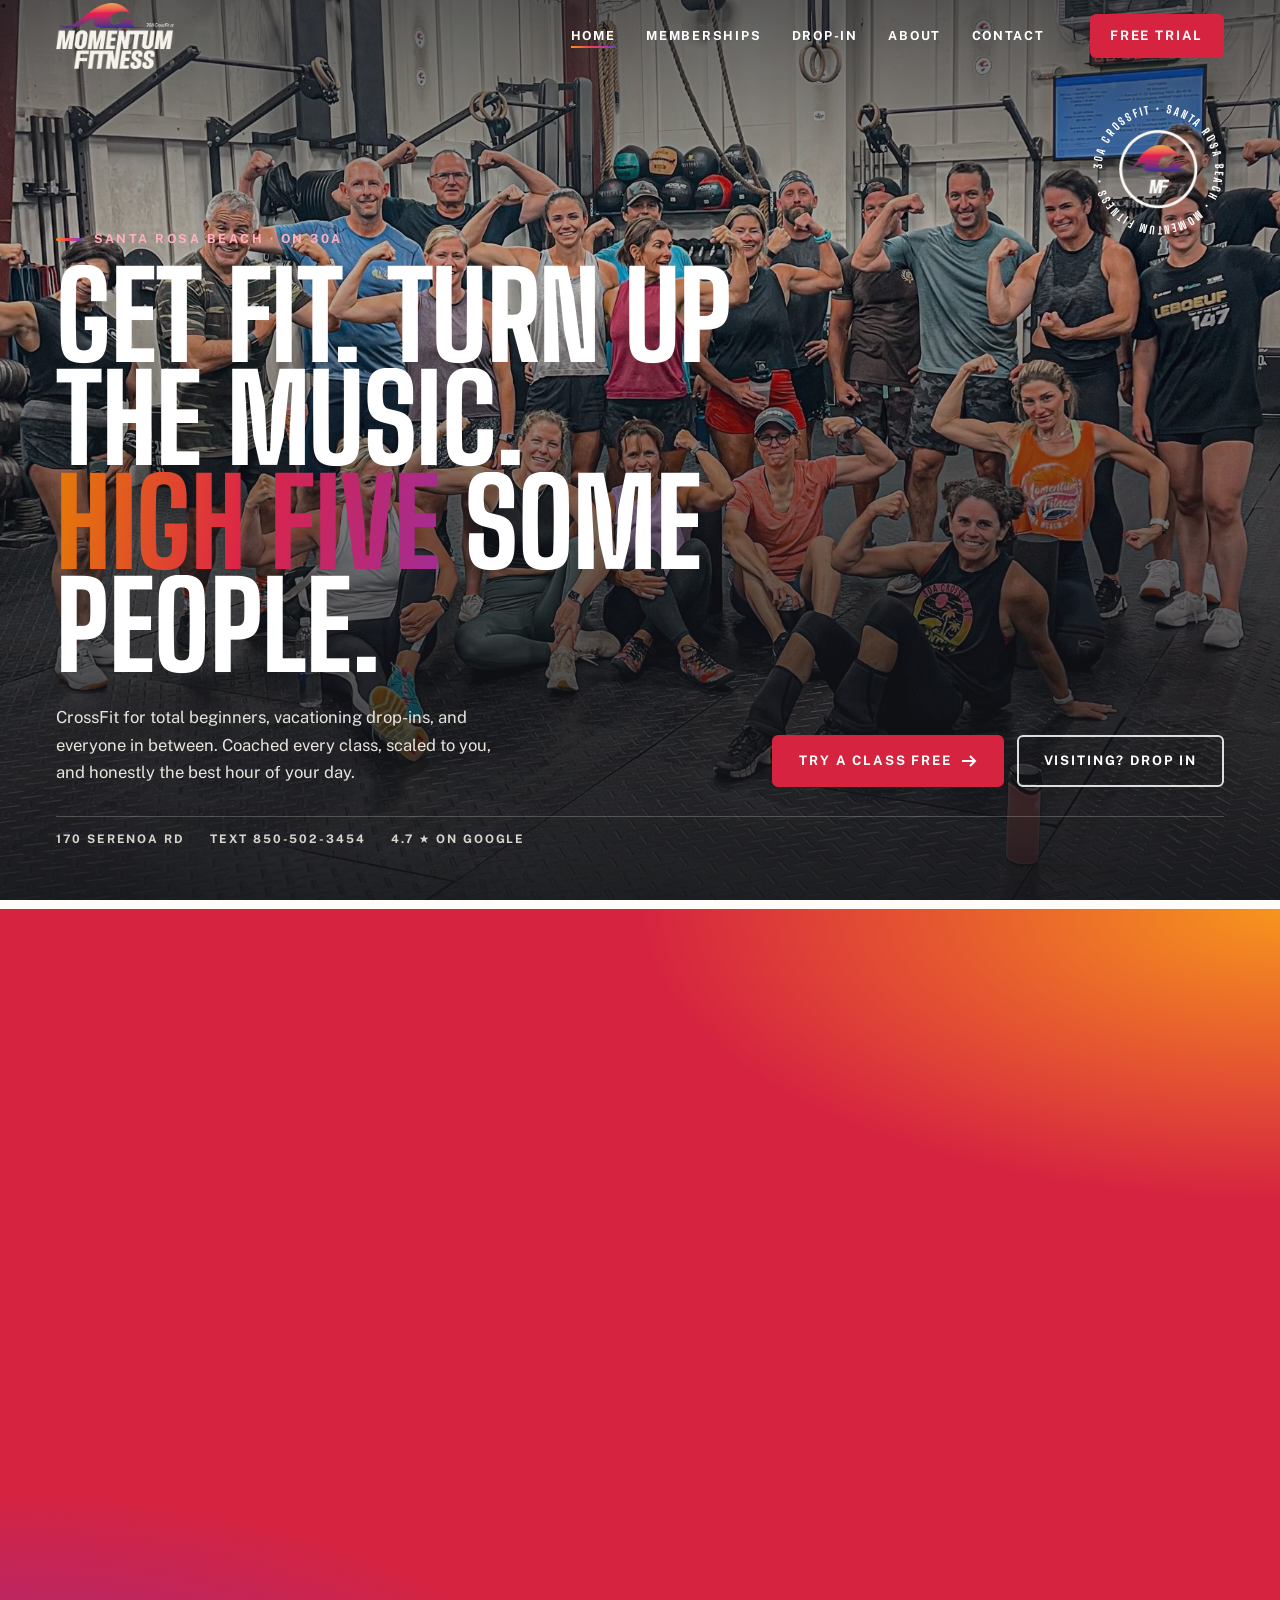
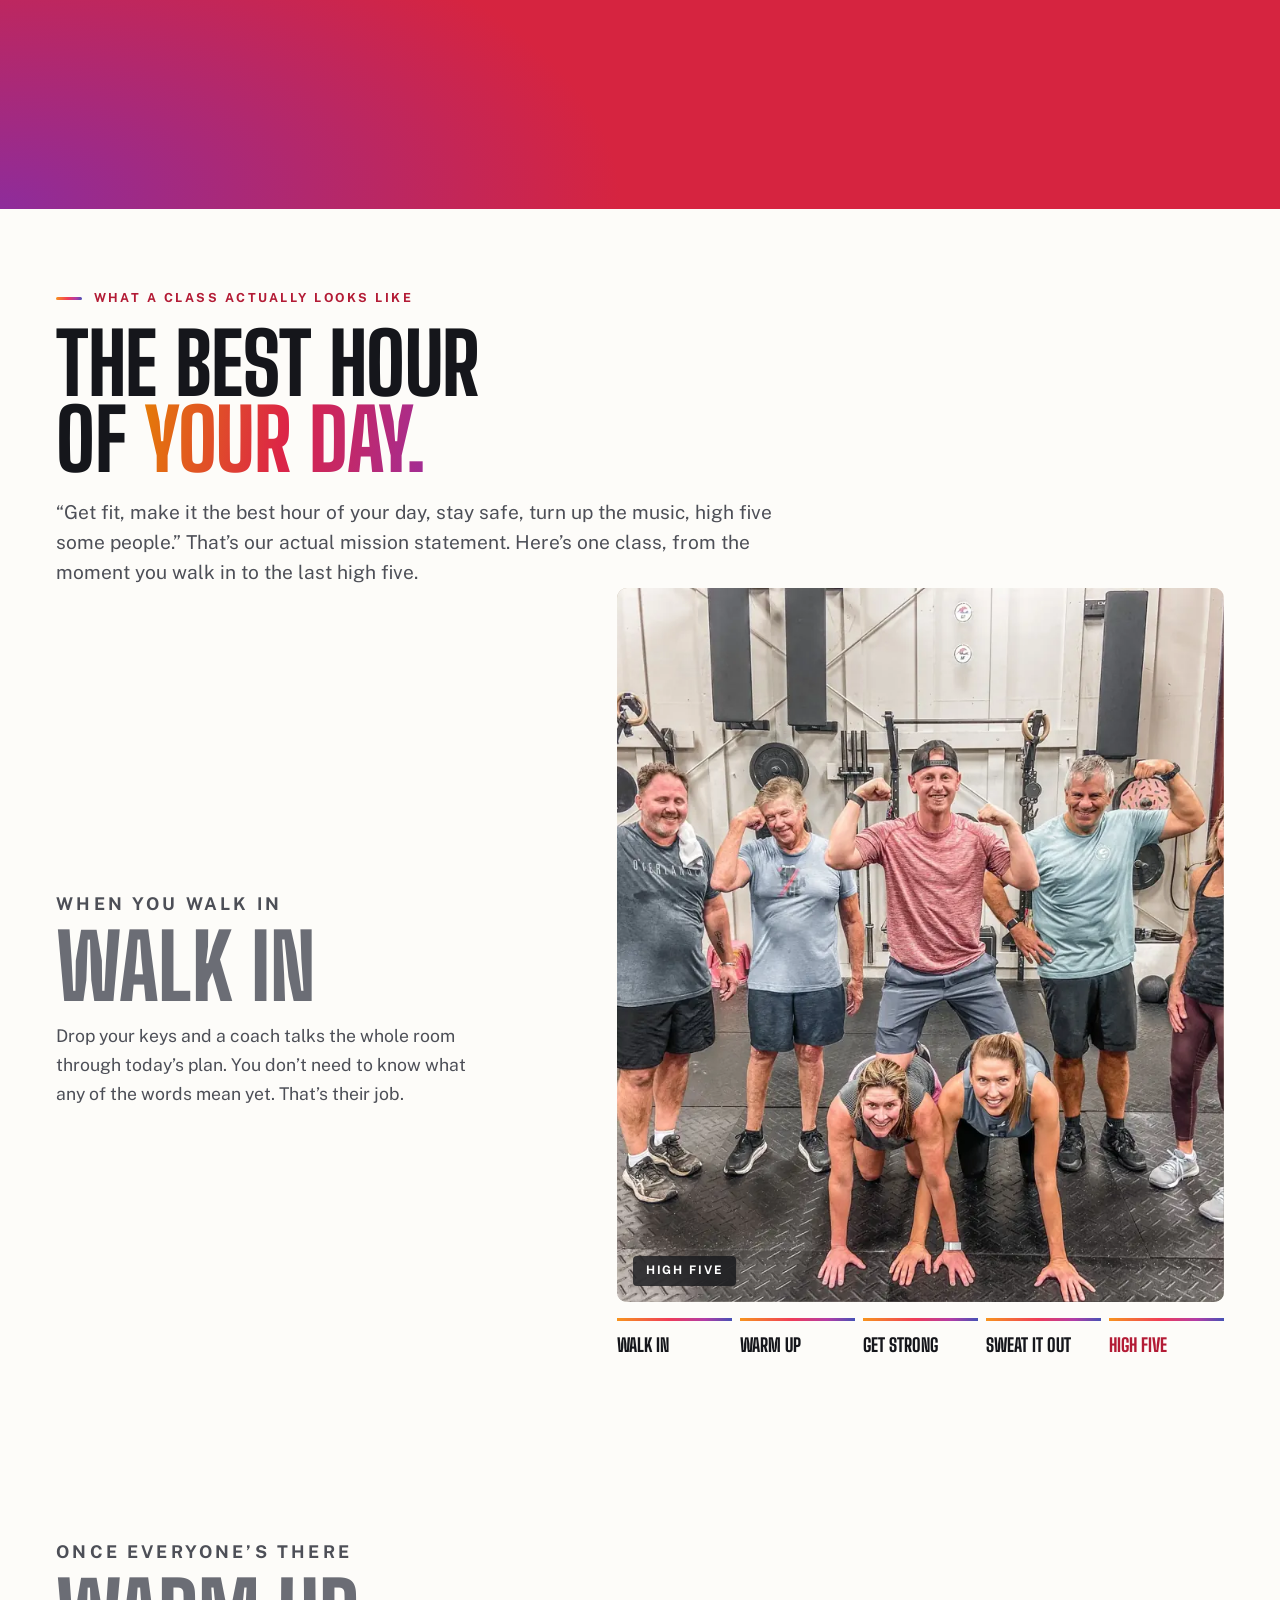
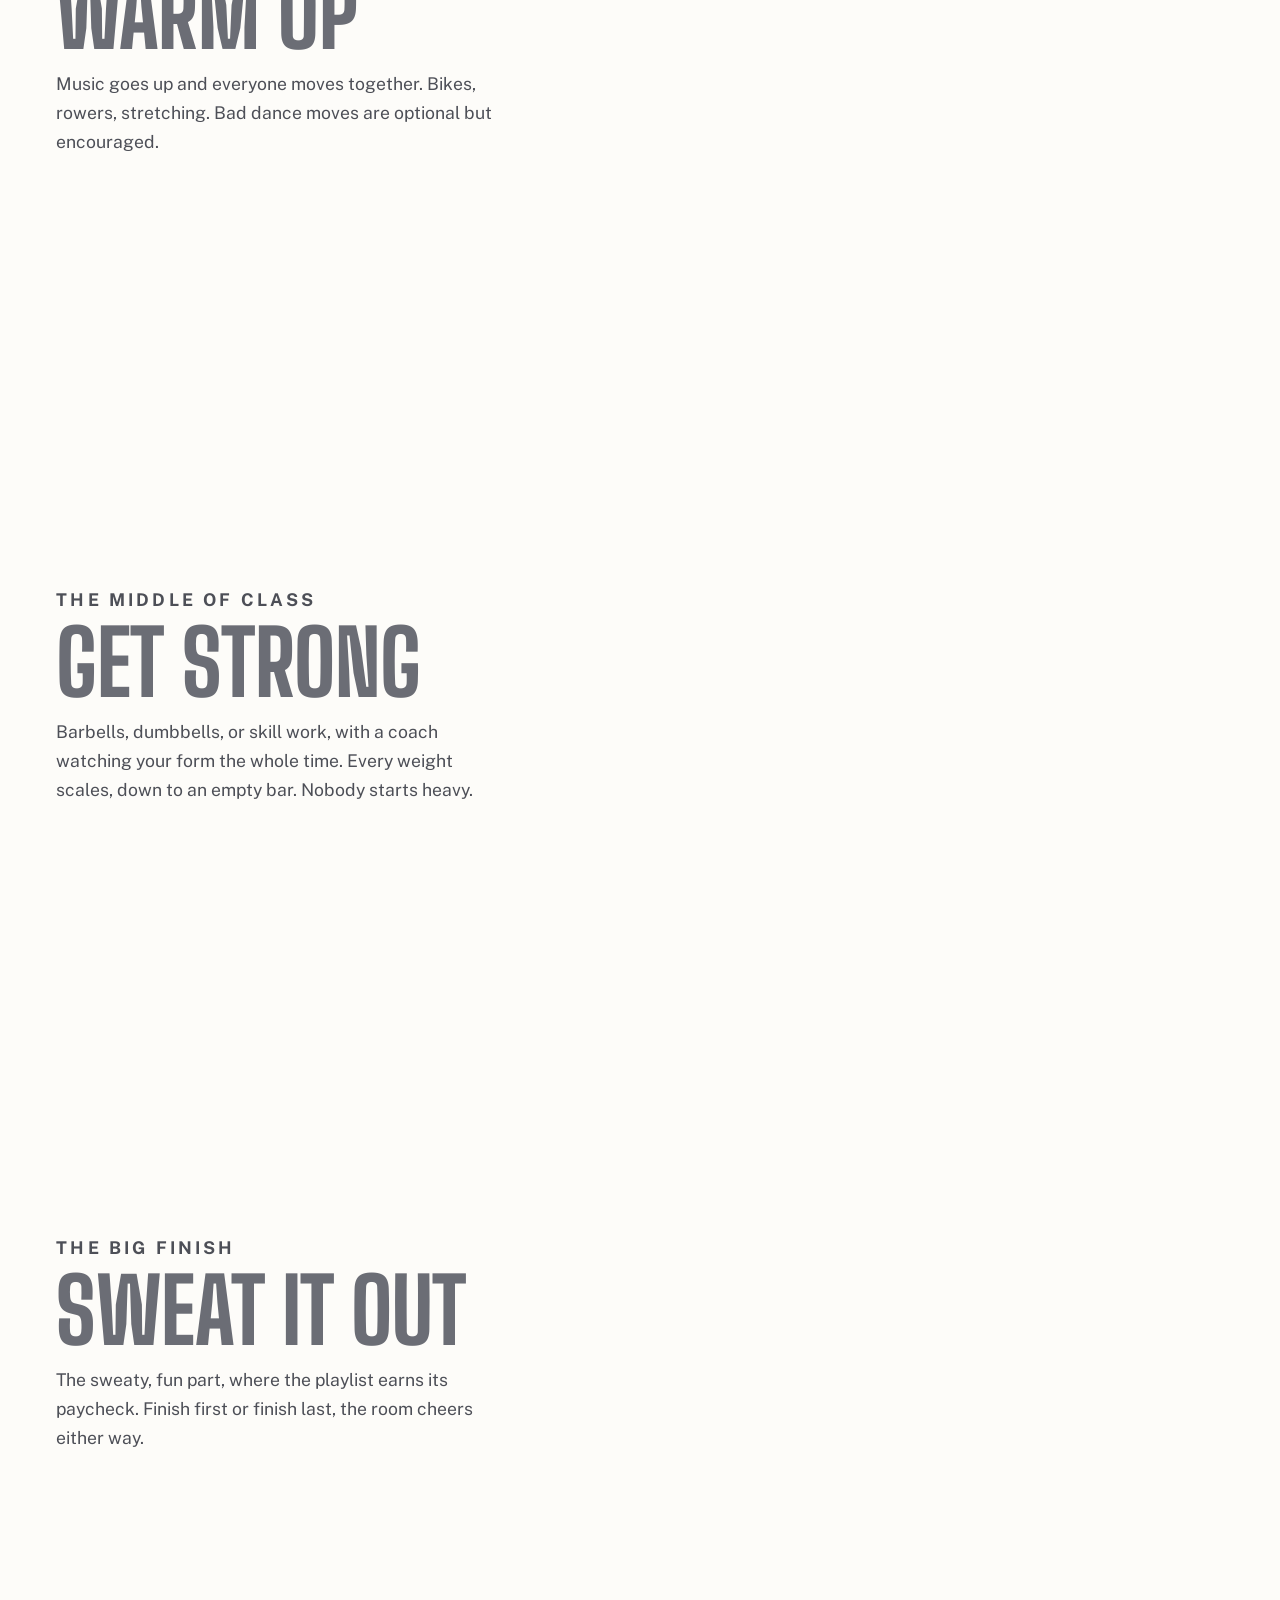
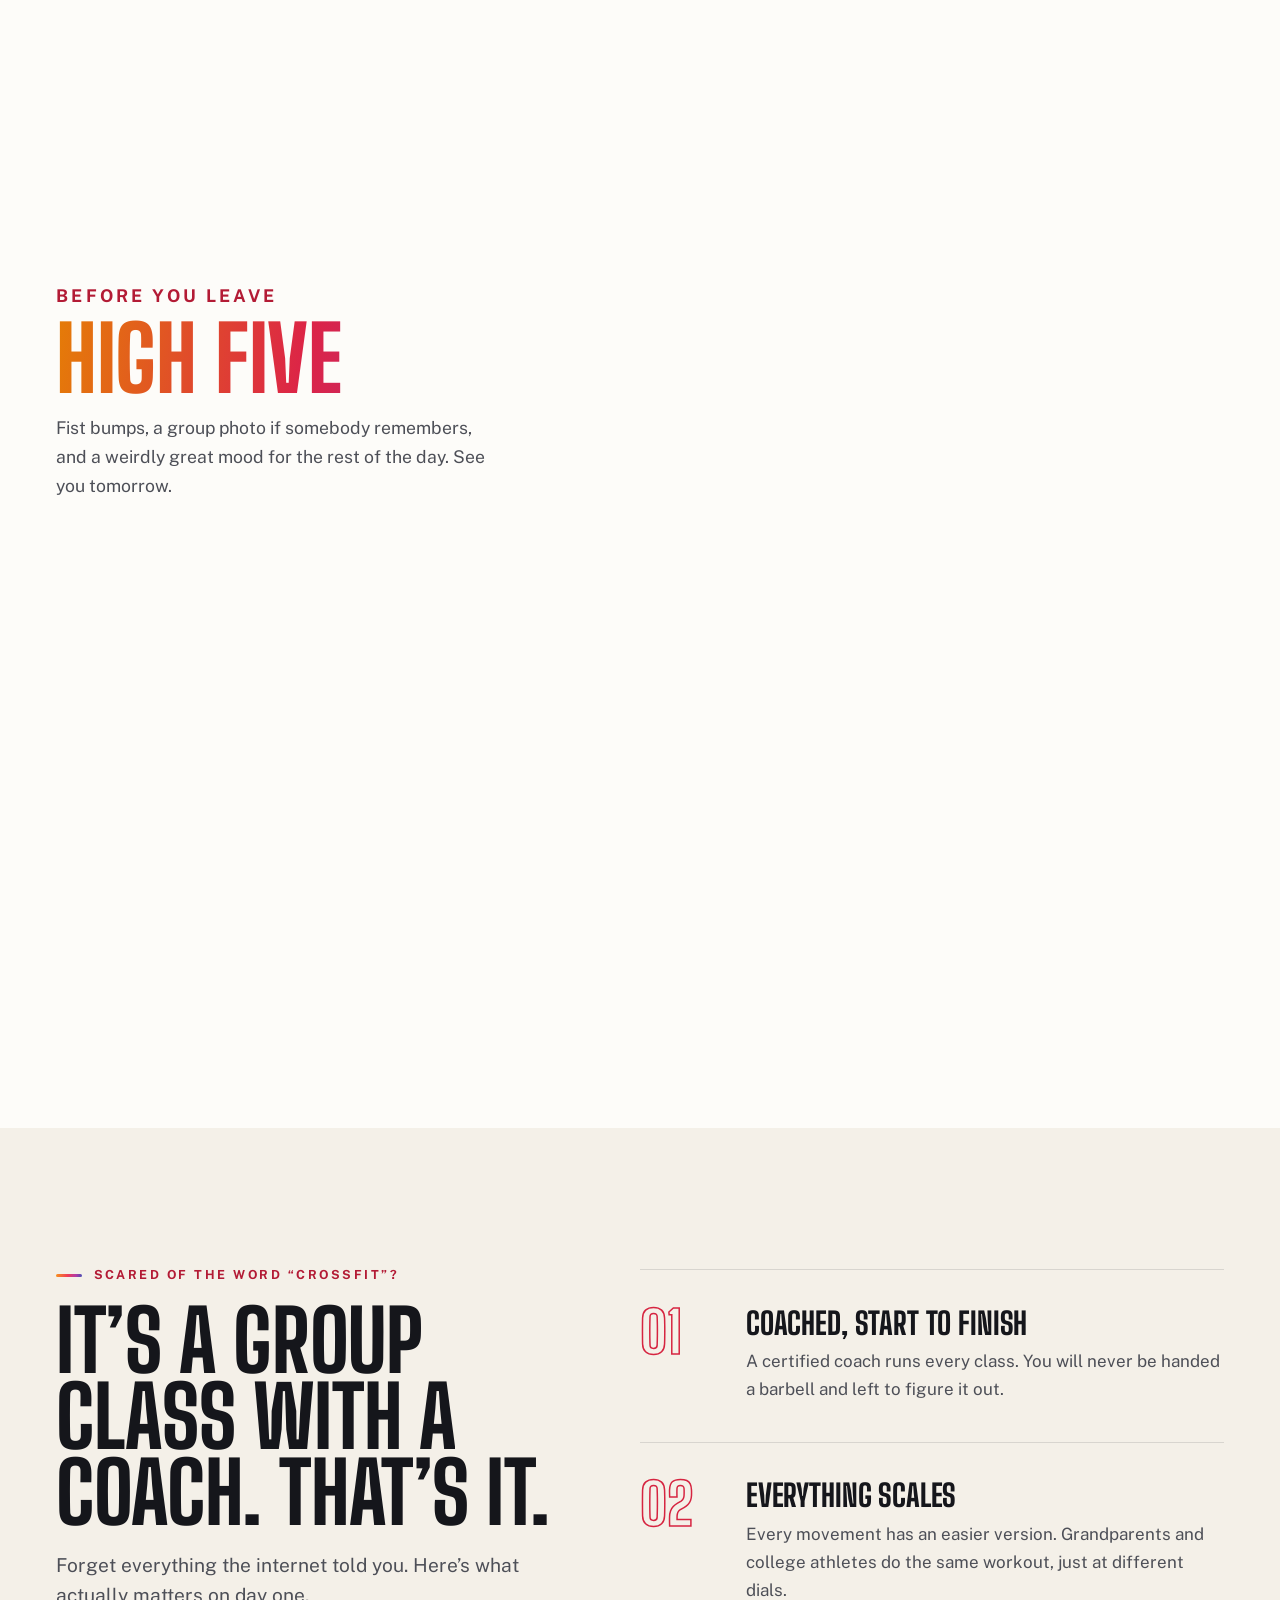
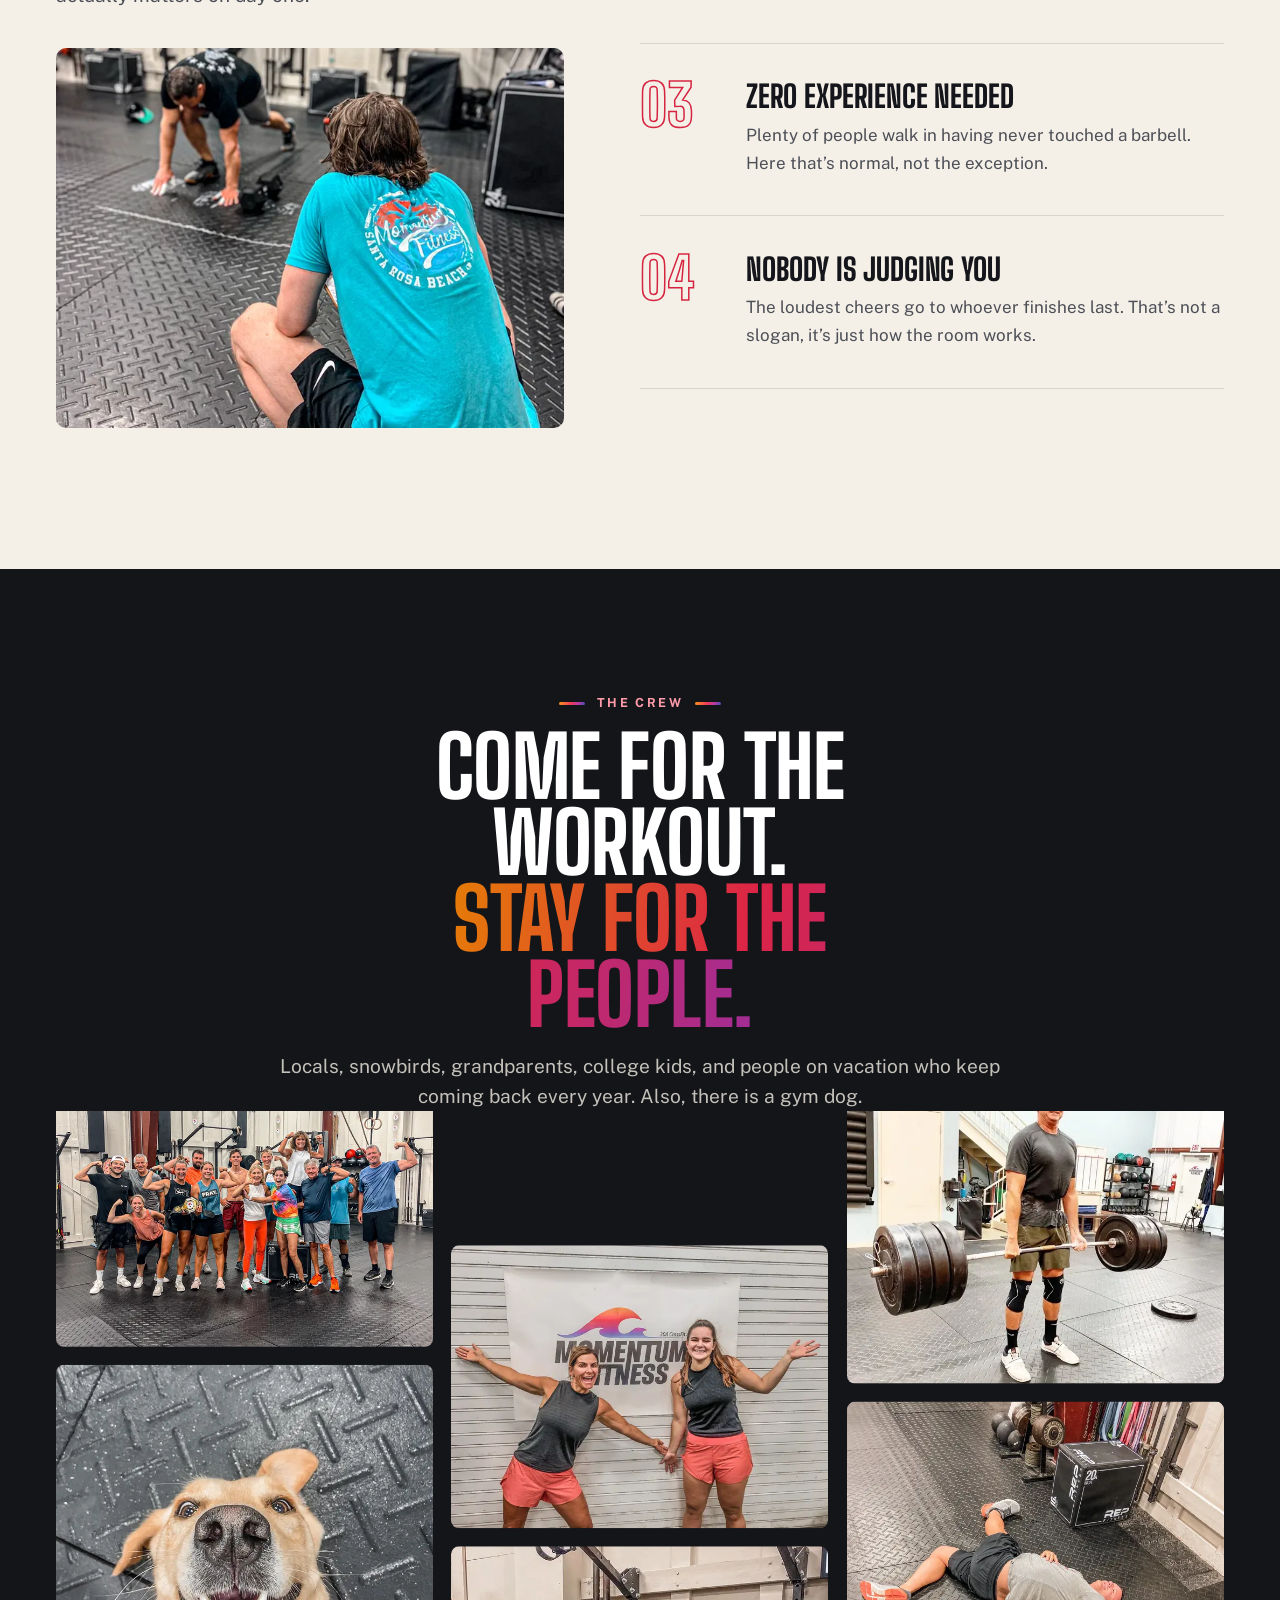
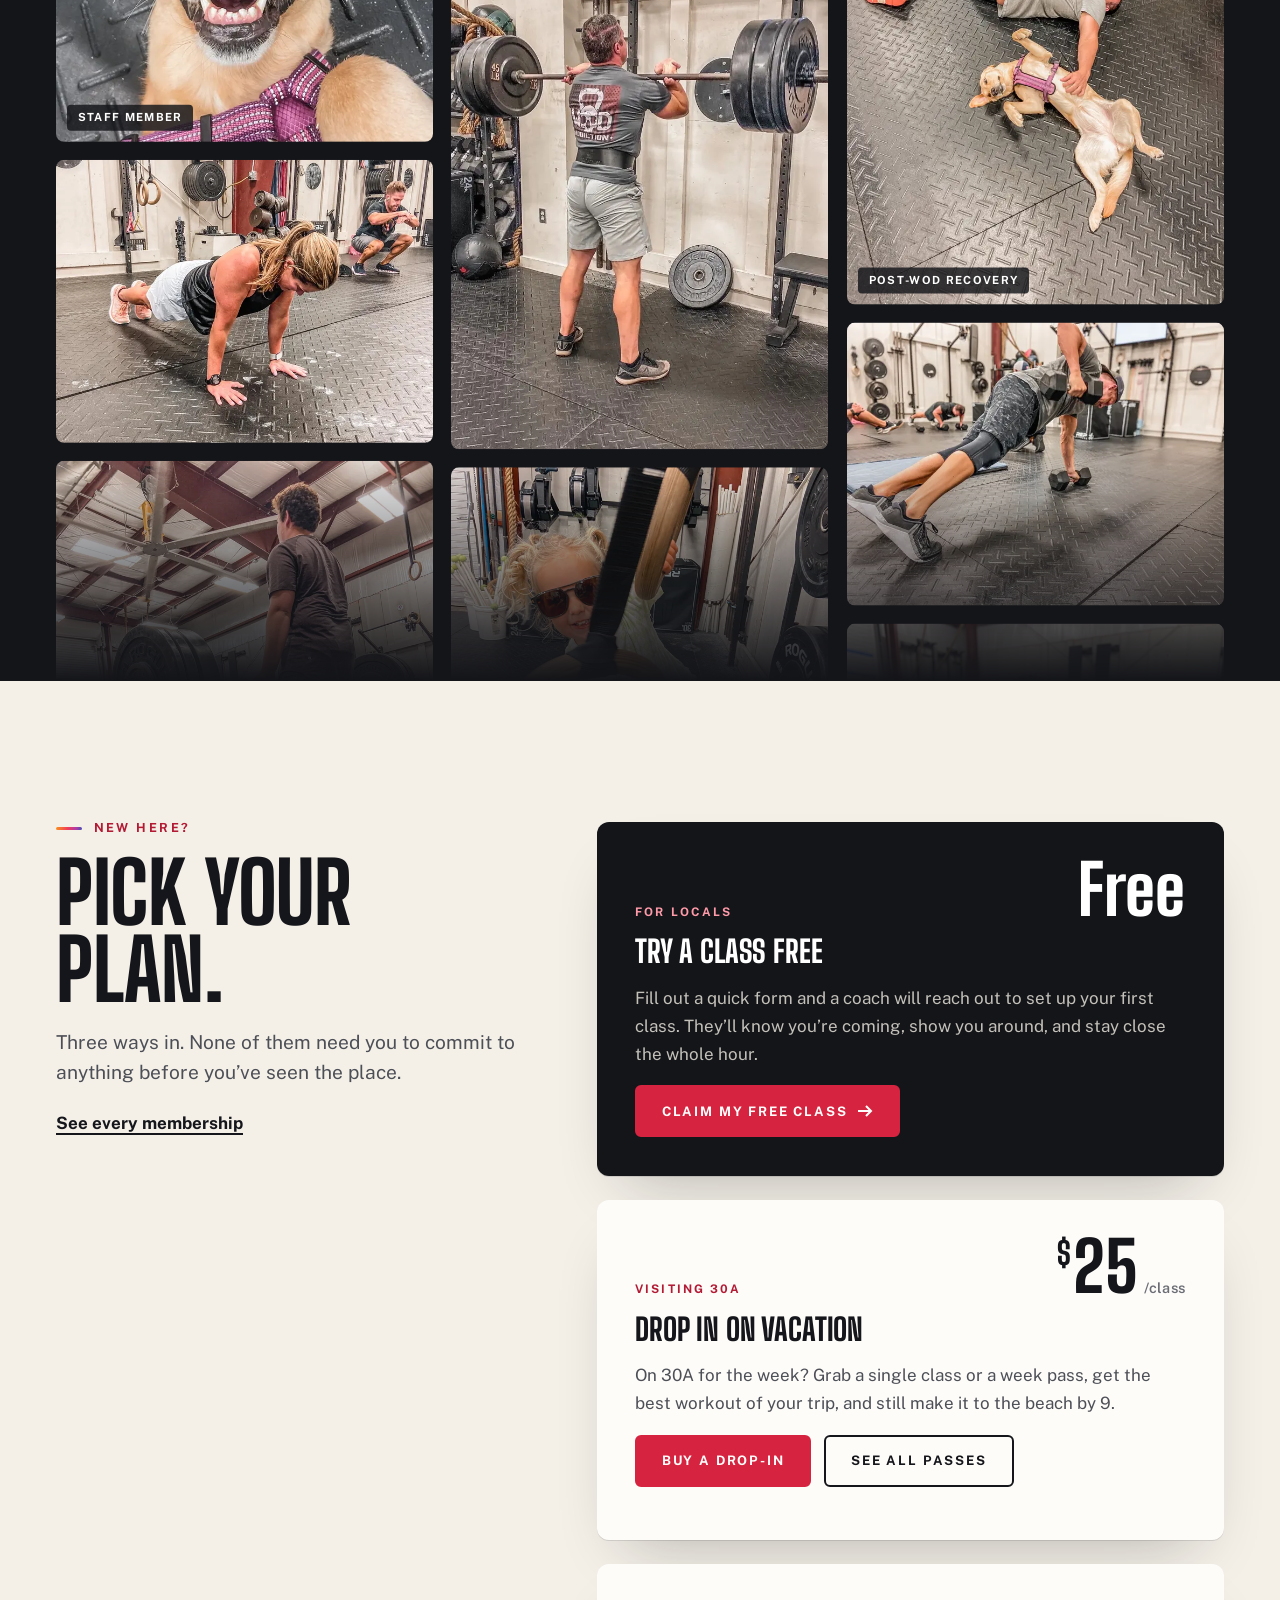
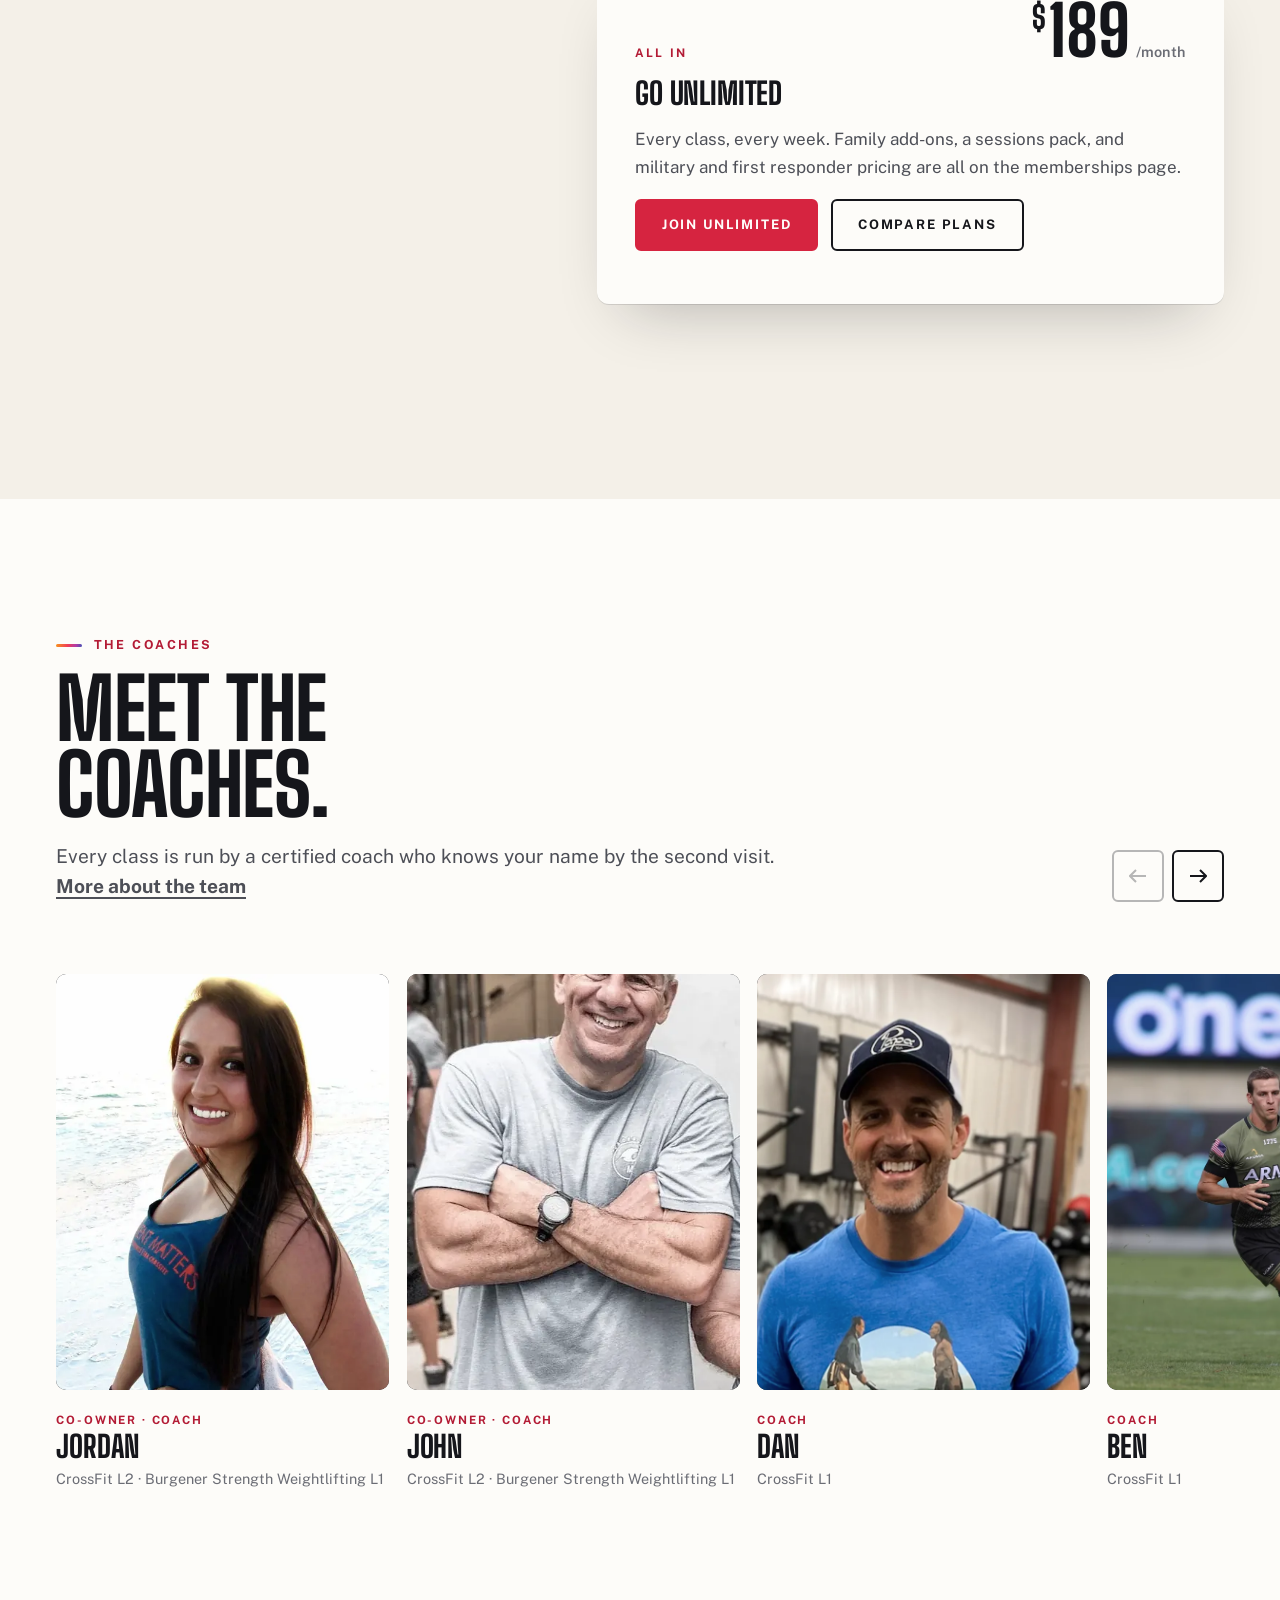
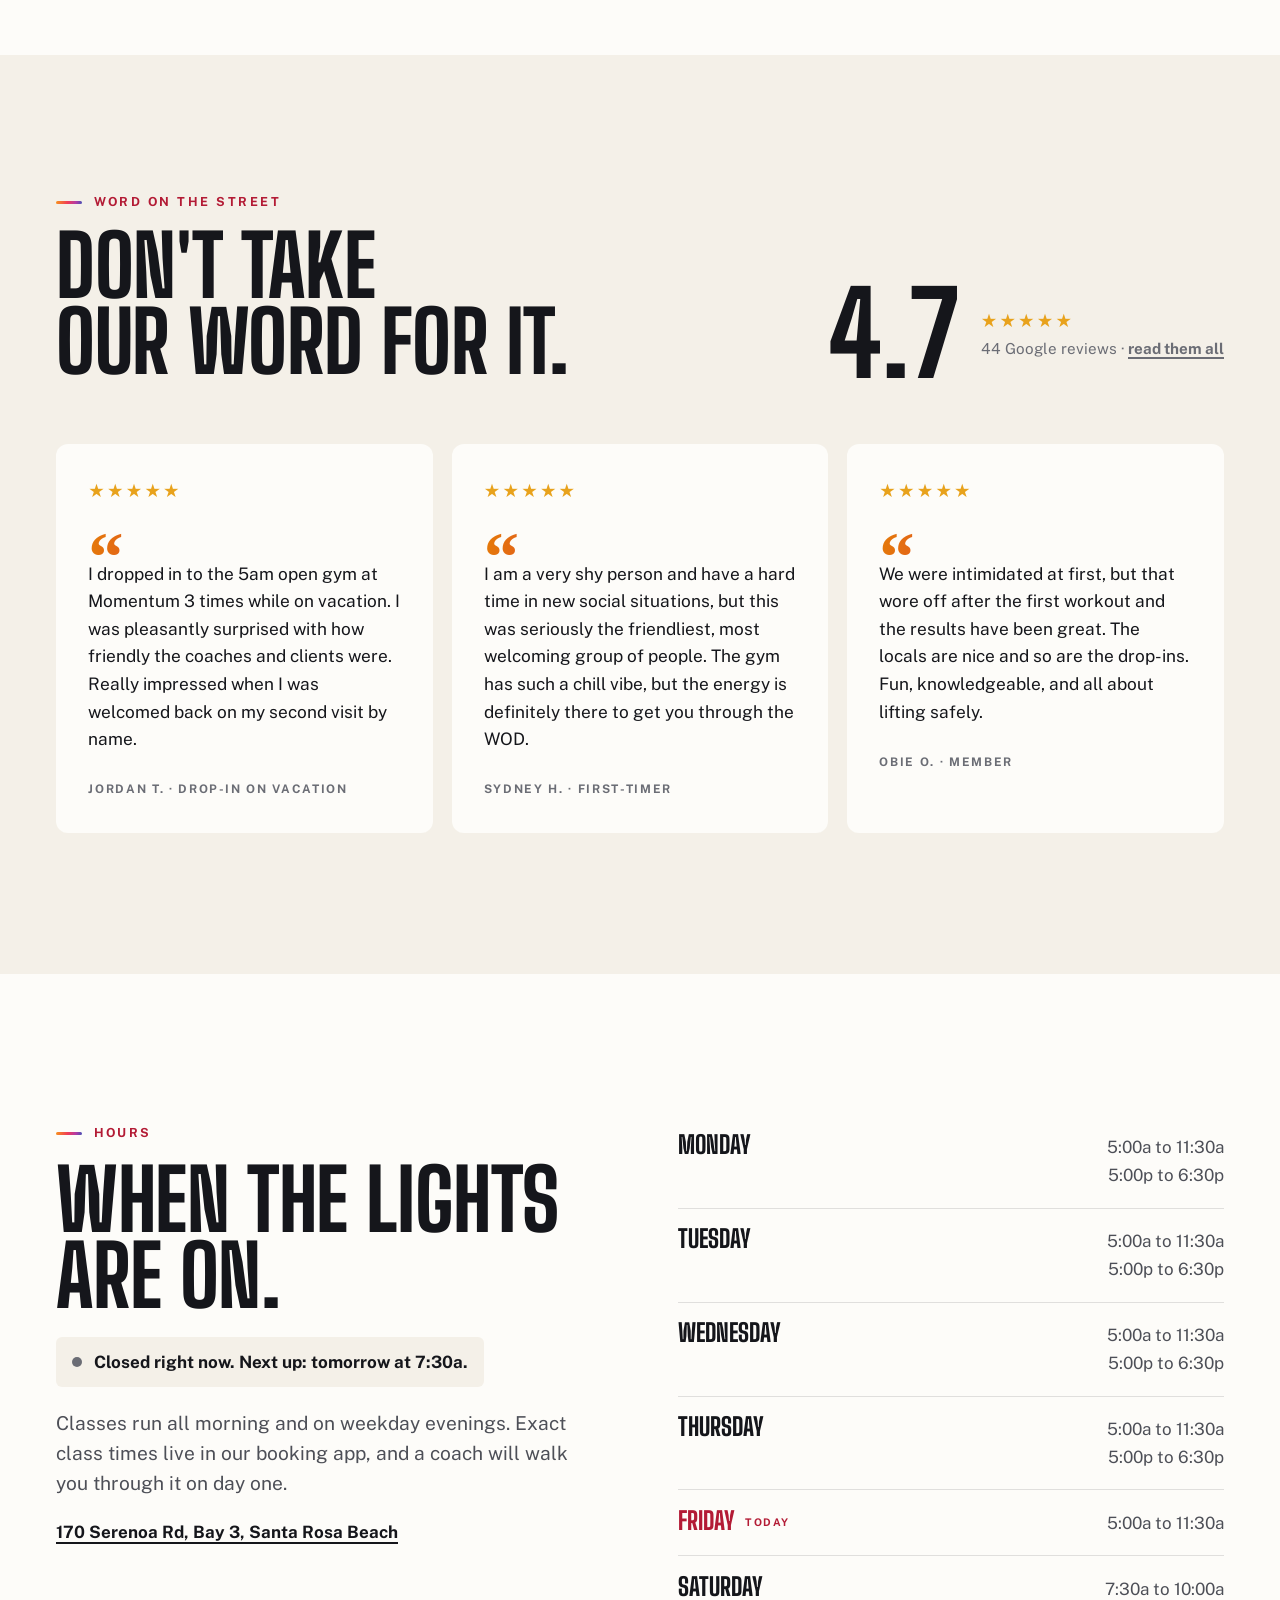
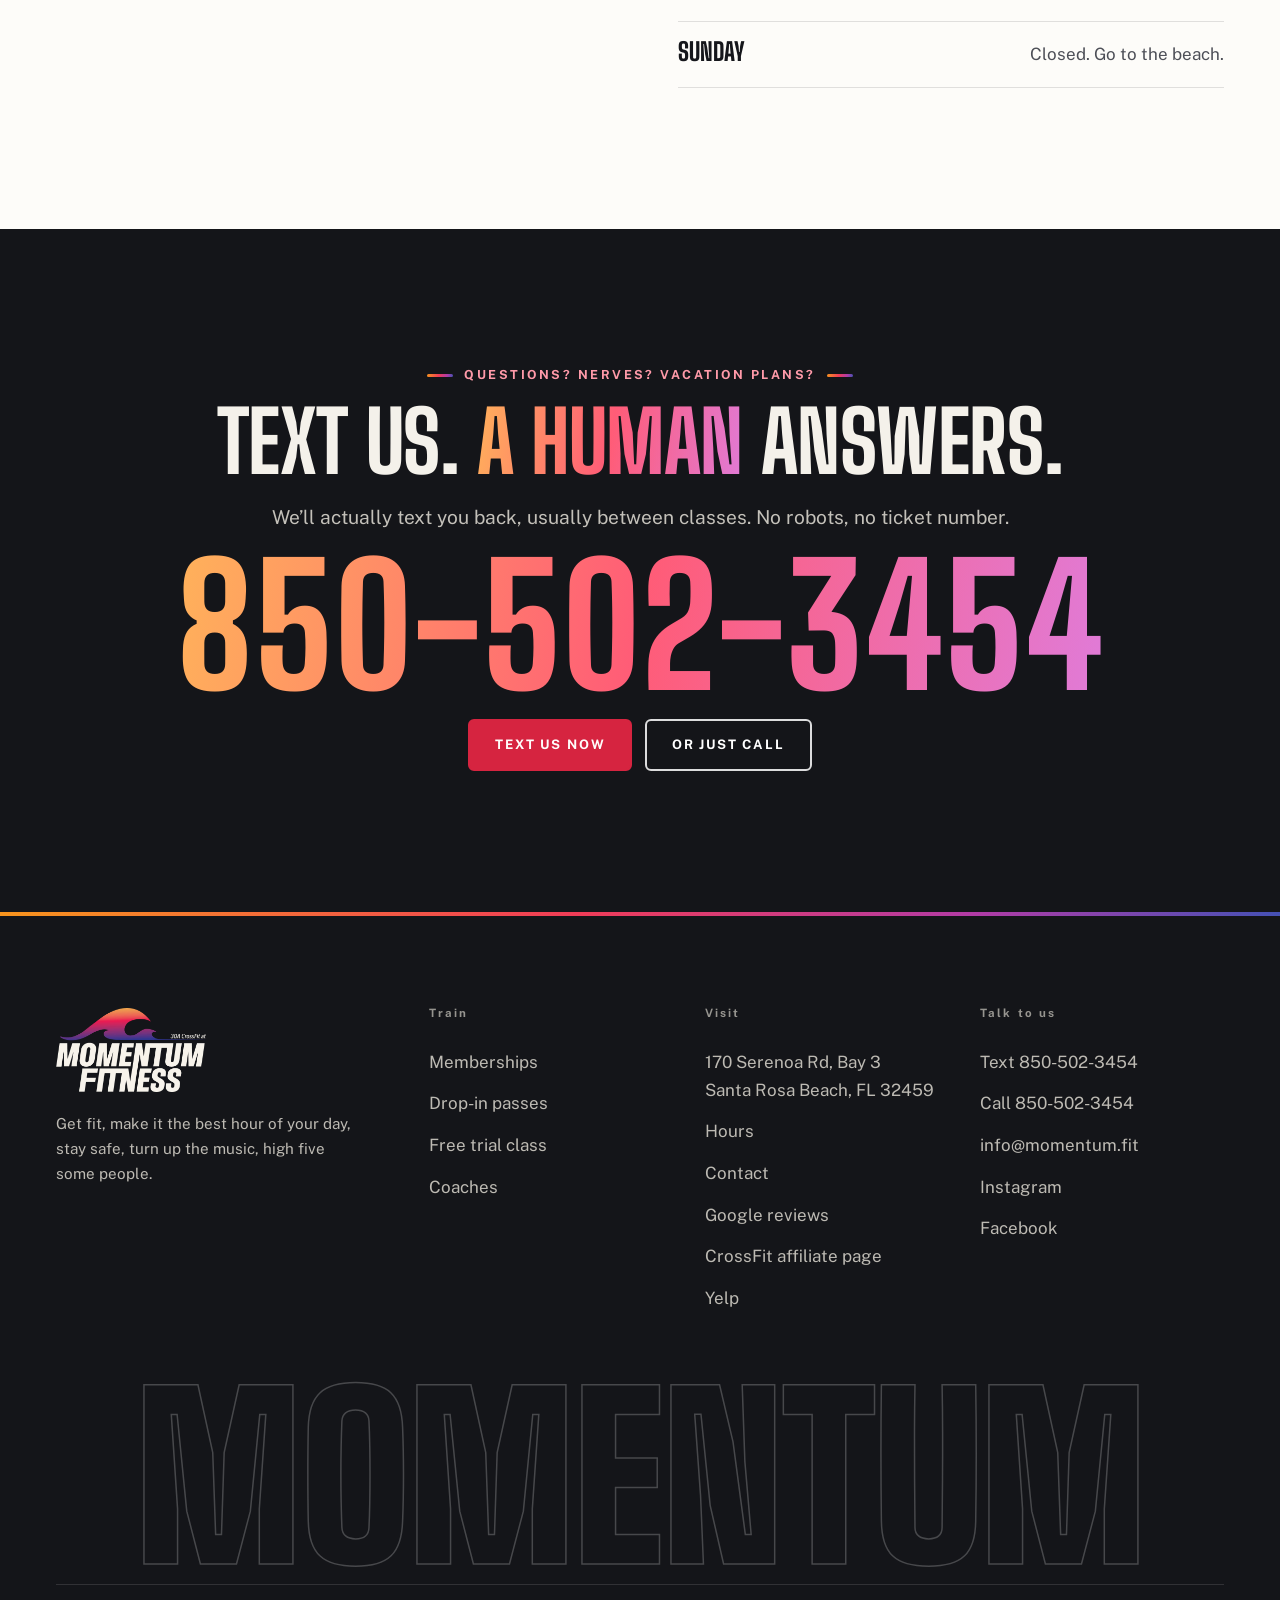
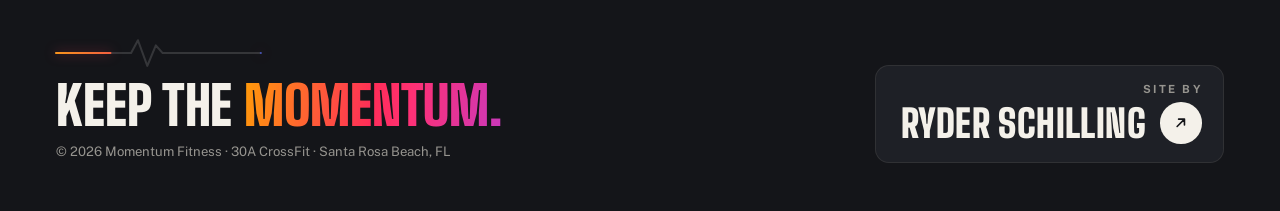
<file: index.html>
<!DOCTYPE html>
<html lang="en" class="no-js">
<head>
<meta charset="UTF-8">
<meta name="viewport" content="width=device-width, initial-scale=1.0, viewport-fit=cover">
<title>Momentum Fitness | 30A CrossFit in Santa Rosa Beach, FL</title>
<meta name="description" content="CrossFit on 30A for everybody: total beginners, vacationing drop-ins, and everyone in between. Free trial class, $25 drop-ins, coached every hour. Santa Rosa Beach, FL.">
<link rel="canonical" href="https://30acrossfit.com/">
<meta name="theme-color" content="#141519">
<link rel="icon" href="/favicon.ico" sizes="32x32">
<link rel="icon" href="/img/icon-192.png" type="image/png" sizes="192x192">
<link rel="apple-touch-icon" href="/img/apple-touch-icon.png">
<link rel="manifest" href="/site.webmanifest">
<meta property="og:type" content="website">
<meta property="og:site_name" content="Momentum Fitness | 30A CrossFit">
<meta property="og:title" content="Momentum Fitness | 30A CrossFit in Santa Rosa Beach, FL">
<meta property="og:description" content="CrossFit on 30A for everybody: total beginners, vacationing drop-ins, and everyone in between. Free trial class, $25 drop-ins, coached every hour. Santa Rosa Beach, FL.">
<meta property="og:url" content="https://30acrossfit.com/">
<meta property="og:image" content="https://momentum-fitness-alpha.vercel.app/img/og-image.jpg">
<meta property="og:image:width" content="1200">
<meta property="og:image:height" content="630">
<meta name="twitter:card" content="summary_large_image">
<link rel="preload" href="/fonts/bigshoulders.woff2" as="font" type="font/woff2" crossorigin>
<link rel="preload" href="/fonts/publicsans.woff2" as="font" type="font/woff2" crossorigin>
<link rel="preload" href="/img/p/hero-crew.webp" as="image" fetchpriority="high">
<link rel="stylesheet" href="/css/style.css?v=20261002c">
<script>
document.documentElement.classList.replace('no-js','js');
try{if(sessionStorage.getItem('mf-nav')==='1'&&!matchMedia('(prefers-reduced-motion: reduce)').matches)document.documentElement.classList.add('is-entering');sessionStorage.removeItem('mf-nav');}catch(e){}
</script>
<script src="/js/tag.js?v=20261002c"></script>
<script async src="https://pulse.ryderschilling.com/p.js" data-site="ps_momentum"></script>
<script type="application/ld+json">
{
 "@context": "https://schema.org",
 "@graph": [
  {
   "@type": [
    "ExerciseGym",
    "LocalBusiness"
   ],
   "@id": "https://30acrossfit.com/#gym",
   "name": "Momentum Fitness | 30A CrossFit",
   "alternateName": [
    "30A CrossFit",
    "Momentum Fitness"
   ],
   "url": "https://30acrossfit.com/",
   "telephone": "+1-850-502-3454",
   "email": "info@momentum.fit",
   "image": "https://momentum-fitness-alpha.vercel.app/img/og-image.jpg",
   "logo": "https://30acrossfit.com/img/logo.webp",
   "priceRange": "$25-$530",
   "address": {
    "@type": "PostalAddress",
    "streetAddress": "170 Serenoa Rd, Bay 3",
    "addressLocality": "Santa Rosa Beach",
    "addressRegion": "FL",
    "postalCode": "32459",
    "addressCountry": "US"
   },
   "areaServed": [
    "Santa Rosa Beach",
    "30A",
    "Watersound",
    "Seagrove Beach",
    "Blue Mountain Beach",
    "Grayton Beach",
    "Panama City Beach"
   ],
   "sameAs": [
    "https://www.facebook.com/momentumfitness30a",
    "https://www.instagram.com/mofit30a",
    "https://www.google.com/maps?cid=15454889036429020316",
    "https://www.crossfit.com/gym/2493/30a-crossfit",
    "https://www.yelp.com/biz/momentum-fitness-30a-crossfit-santa-rosa-beach",
    "https://www.visitsouthwalton.com/listing/momentum-fitness-30a-crossfit/",
    "https://travel30a.com/listing/momentum-fitness/",
    "https://theecguide.com/uncategorized/momentum-fitness-30a-crossfit/"
   ],
   "aggregateRating": {
    "@type": "AggregateRating",
    "ratingValue": "4.7",
    "reviewCount": "44",
    "bestRating": "5"
   },
   "openingHoursSpecification": [
    {
     "@type": "OpeningHoursSpecification",
     "dayOfWeek": [
      "Monday",
      "Tuesday",
      "Wednesday",
      "Thursday"
     ],
     "opens": "05:00",
     "closes": "11:30"
    },
    {
     "@type": "OpeningHoursSpecification",
     "dayOfWeek": [
      "Monday",
      "Tuesday",
      "Wednesday",
      "Thursday"
     ],
     "opens": "17:00",
     "closes": "18:30"
    },
    {
     "@type": "OpeningHoursSpecification",
     "dayOfWeek": "Friday",
     "opens": "05:00",
     "closes": "11:30"
    },
    {
     "@type": "OpeningHoursSpecification",
     "dayOfWeek": "Saturday",
     "opens": "07:30",
     "closes": "10:00"
    }
   ]
  },
  {
   "@type": "WebSite",
   "@id": "https://30acrossfit.com/#site",
   "url": "https://30acrossfit.com/",
   "name": "Momentum Fitness | 30A CrossFit",
   "publisher": {
    "@id": "https://30acrossfit.com/#gym"
   }
  },
  {
   "@type": "WebPage",
   "@id": "https://30acrossfit.com/#page",
   "url": "https://30acrossfit.com/",
   "name": "Momentum Fitness | 30A CrossFit in Santa Rosa Beach, FL",
   "description": "CrossFit on 30A for everybody: total beginners, vacationing drop-ins, and everyone in between. Free trial class, $25 drop-ins, coached every hour. Santa Rosa Beach, FL.",
   "isPartOf": {
    "@id": "https://30acrossfit.com/#site"
   },
   "about": {
    "@id": "https://30acrossfit.com/#gym"
   }
  }
 ]
}
</script>
</head>
<body>
<a class="skip" href="#main">Skip to content</a>
<header class="nav nav--over" id="nav">
<div class="wrap wrap--wide nav__inner">
<a href="/" class="nav__logo" aria-label="Momentum Fitness, 30A CrossFit, home">
<img class="logo--dark" src="/img/logo.webp" alt="" width="580" height="326">
<img class="logo--light" src="/img/logo-light.webp" alt="" width="580" height="326">
</a>
<nav class="nav__links" aria-label="Primary">
<a href="/" aria-current="page">Home</a>
<a href="/memberships">Memberships</a>
<a href="/drop-in">Drop-In</a>
<a href="/about">About</a>
<a href="/contact">Contact</a>
</nav>
<a class="btn btn--solid nav__cta" href="/memberships#trial" data-plan="trial" data-loc="nav">Free Trial</a>
<button class="nav__burger" id="burger" aria-label="Open menu" aria-expanded="false" aria-controls="drawer"><span></span><span></span><span></span></button>
</div>
</header>
<div class="drawer on-dark" id="drawer">
<nav class="drawer__links" aria-label="Menu">
<a href="/" aria-current="page"><small>01</small>Home</a>
<a href="/memberships"><small>02</small>Memberships</a>
<a href="/drop-in"><small>03</small>Drop-In</a>
<a href="/about"><small>04</small>About</a>
<a href="/contact"><small>05</small>Contact</a>
</nav>
<div class="drawer__foot">
<p>Questions? A human answers the phone.</p>
<div class="btn-row">
<a class="btn btn--solid" href="sms:+18505023454">Text us</a>
<a class="btn btn--line" href="tel:+18505023454">Call 850-502-3454</a>
</div>
<p>170 Serenoa Rd, Bay 3, Santa Rosa Beach</p>
</div>
</div>
<main id="main" tabindex="-1">

<section class="hero" aria-labelledby="hero-h">
<div class="hero__stick">
<div class="hero__frame"><img src="/img/p/hero-crew.webp" srcset="/img/p/hero-crew-700.webp 700w, /img/p/hero-crew.webp 1200w, /img/p/hero-crew-2000.webp 2000w" sizes="100vw" alt="The Momentum Fitness crew flexing together after class" width="1200" height="900" fetchpriority="high"></div>
<div class="hero__badge" aria-hidden="true">
<svg viewBox="0 0 150 150"><defs><path id="circ" d="M75,75 m-60,0 a60,60 0 1,1 120,0 a60,60 0 1,1 -120,0"/></defs><text><textPath href="#circ">30A CrossFit &#8226; Santa Rosa Beach &#8226; Momentum Fitness &#8226;</textPath></text></svg>
<img src="/img/badge-light.webp" alt="" width="360" height="360">
</div>
<div class="hero__tagline" aria-hidden="true"><p>No egos. <span class="grad" style="background:linear-gradient(100deg,#FFB25A,#FF5C77 50%,#E07BD8);-webkit-background-clip:text;background-clip:text;color:transparent">Just good people</span> and loud music.</p></div>
<div class="wrap wrap--wide hero__content">
<span class="eyebrow" style="color:#FFB0BC">Santa Rosa Beach &middot; On 30A</span>
<h1 id="hero-h" data-split style="margin-top:1rem">Get fit. Turn up the music. <em>High five</em> some people.</h1>
<div class="hero__row">
<p class="hero__sub">CrossFit for total beginners, vacationing drop-ins, and everyone in between. Coached every class, scaled to you, and honestly the best hour of your day.</p>
<div class="btn-row">
<a class="btn btn--solid" href="/memberships#trial" data-plan="trial" data-loc="hero">Try a class free <svg viewBox="0 0 16 16" fill="none" aria-hidden="true"><path d="M1 8h13M9 3l5 5-5 5" stroke="currentColor" stroke-width="2"/></svg></a>
<a class="btn btn--line" href="/drop-in">Visiting? Drop in</a>
</div>
</div>
<div class="hero__meta"><span>170 Serenoa Rd</span><a href="sms:+18505023454">Text 850-502-3454</a><span>4.7 &#9733; on Google</span></div>
</div>
</div>
</section>

<div class="marquee">
<p class="sr-only">Get fit. Turn up the music. High five some people. Stay safe.</p>
<button class="marquee__pause" type="button" aria-label="Pause scrolling text">&#10074;&#10074;</button>
<div class="marquee__track" aria-hidden="true">
<div class="marquee__item"><span>Get fit</span><img src="/img/badge-light.webp" alt="" width="40" height="40"><span>Turn up the music</span><img src="/img/badge-light.webp" alt="" width="40" height="40"><span class="grad" style="background:linear-gradient(100deg,#FFB25A,#FF5C77 50%,#E07BD8);-webkit-background-clip:text;background-clip:text;color:transparent">High five some people</span><img src="/img/badge-light.webp" alt="" width="40" height="40"><span>Stay safe</span><img src="/img/badge-light.webp" alt="" width="40" height="40"></div><div class="marquee__item"><span>Get fit</span><img src="/img/badge-light.webp" alt="" width="40" height="40"><span>Turn up the music</span><img src="/img/badge-light.webp" alt="" width="40" height="40"><span class="grad" style="background:linear-gradient(100deg,#FFB25A,#FF5C77 50%,#E07BD8);-webkit-background-clip:text;background-clip:text;color:transparent">High five some people</span><img src="/img/badge-light.webp" alt="" width="40" height="40"><span>Stay safe</span><img src="/img/badge-light.webp" alt="" width="40" height="40"></div>
</div>
</div>

<section class="hour pad" id="best-hour" aria-labelledby="hour-h">
<div class="wrap" style="display:grid;gap:1.3rem;max-width:var(--max)">
<span class="eyebrow">What a class actually looks like</span>
<h2 id="hour-h" data-split>The best hour<br>of <em>your day.</em></h2>
<p class="lead">&ldquo;Get fit, make it the best hour of your day, stay safe, turn up the music, high five some people.&rdquo; That&rsquo;s our actual mission statement. Here&rsquo;s one class, from the moment you walk in to the last high five.</p>
</div>
<div class="wrap wrap--wide hour__stage">
<div class="hour__steps">
<article class="hour__step" data-clock="Walk in"><figure class="hour__step-ph"><img src="/img/p/whiteboard.webp" srcset="/img/p/whiteboard-700.webp 700w, /img/p/whiteboard.webp 1200w" sizes="100vw" alt="A coach briefing the class before the workout" width="1200" height="900" loading="lazy" decoding="async"></figure><p class="hour__when">When you walk in</p><h3 class="hour__big">Walk in</h3><p>Drop your keys and a coach talks the whole room through today’s plan. You don’t need to know what any of the words mean yet. That’s their job.</p></article>
<article class="hour__step" data-clock="Warm up"><figure class="hour__step-ph"><img src="/img/p/warmup.webp" srcset="/img/p/warmup-700.webp 700w, /img/p/warmup.webp 1200w" sizes="100vw" alt="Members warming up on assault bikes" width="1200" height="900" loading="lazy" decoding="async"></figure><p class="hour__when">Once everyone’s there</p><h3 class="hour__big">Warm up</h3><p>Music goes up and everyone moves together. Bikes, rowers, stretching. Bad dance moves are optional but encouraged.</p></article>
<article class="hour__step" data-clock="Get strong"><figure class="hour__step-ph"><img src="/img/p/deadlift-man.webp" srcset="/img/p/deadlift-man-700.webp 700w, /img/p/deadlift-man.webp 1200w" sizes="100vw" alt="A member setting up a heavy deadlift" width="1200" height="1074" loading="lazy" decoding="async"></figure><p class="hour__when">The middle of class</p><h3 class="hour__big">Get strong</h3><p>Barbells, dumbbells, or skill work, with a coach watching your form the whole time. Every weight scales, down to an empty bar. Nobody starts heavy.</p></article>
<article class="hour__step" data-clock="Sweat it out"><figure class="hour__step-ph"><img src="/img/p/wod.webp" srcset="/img/p/wod-700.webp 700w, /img/p/wod.webp 1200w" sizes="100vw" alt="A member pressing two dumbbells overhead mid-workout" width="1200" height="900" loading="lazy" decoding="async"></figure><p class="hour__when">The big finish</p><h3 class="hour__big">Sweat it out</h3><p>The sweaty, fun part, where the playlist earns its paycheck. Finish first or finish last, the room cheers either way.</p></article>
<article class="hour__step" data-clock="High five"><figure class="hour__step-ph"><img src="/img/p/flex.webp" srcset="/img/p/flex-700.webp 700w, /img/p/flex.webp 1200w" sizes="100vw" alt="The class flexing and laughing together after the workout" width="1200" height="900" loading="lazy" decoding="async"></figure><p class="hour__when">Before you leave</p><h3 class="hour__big">High five</h3><p>Fist bumps, a group photo if somebody remembers, and a weirdly great mood for the rest of the day. See you tomorrow.</p></article>
</div>
<div class="hour__card">
<div class="hour__frames">
<div class="hour__frame is-on"><img src="/img/p/whiteboard.webp" srcset="/img/p/whiteboard-700.webp 700w, /img/p/whiteboard.webp 1200w" sizes="(max-width: 900px) 100vw, 55vw" alt="A coach briefing the class before the workout" width="1200" height="900" loading="lazy" decoding="async"></div>
<div class="hour__frame"><img src="/img/p/warmup.webp" srcset="/img/p/warmup-700.webp 700w, /img/p/warmup.webp 1200w, /img/p/warmup-2000.webp 2000w" sizes="(max-width: 900px) 100vw, 55vw" alt="Members warming up on assault bikes" width="1200" height="900" loading="lazy" decoding="async"></div>
<div class="hour__frame"><img src="/img/p/deadlift-man.webp" srcset="/img/p/deadlift-man-700.webp 700w, /img/p/deadlift-man.webp 1200w" sizes="(max-width: 900px) 100vw, 55vw" alt="A member setting up a heavy deadlift" width="1200" height="1074" loading="lazy" decoding="async"></div>
<div class="hour__frame"><img src="/img/p/wod.webp" srcset="/img/p/wod-700.webp 700w, /img/p/wod.webp 1200w, /img/p/wod-2000.webp 2000w" sizes="(max-width: 900px) 100vw, 55vw" alt="A member pressing two dumbbells overhead mid-workout" width="1200" height="900" loading="lazy" decoding="async"></div>
<div class="hour__frame"><img src="/img/p/flex.webp" srcset="/img/p/flex-700.webp 700w, /img/p/flex.webp 1200w, /img/p/flex-2000.webp 2000w" sizes="(max-width: 900px) 100vw, 55vw" alt="The class flexing and laughing together after the workout" width="1200" height="900" loading="lazy" decoding="async"></div>
<span class="hour__clock" aria-hidden="true">Walk in</span>
</div>
<div class="hour__rail" aria-label="Jump to a part of the class">
<button type="button"><b>Walk in</b></button>
<button type="button"><b>Warm up</b></button>
<button type="button"><b>Get strong</b></button>
<button type="button"><b>Sweat it out</b></button>
<button type="button"><b>High five</b></button>
</div>
</div>
</div>
</section>

<section class="pad band" id="new-to-crossfit" aria-labelledby="plain-h">
<div class="wrap plain__grid">
<div class="plain__head">
<span class="eyebrow">Scared of the word &ldquo;CrossFit&rdquo;?</span>
<h2 id="plain-h" data-split>It&rsquo;s a group class with a coach. That&rsquo;s it.</h2>
<p class="lead">Forget everything the internet told you. Here&rsquo;s what actually matters on day one.</p>
<div class="plain__photo rv"><img src="/img/p/coach-judge.webp" srcset="/img/p/coach-judge-700.webp 700w, /img/p/coach-judge.webp 1200w, /img/p/coach-judge-2000.webp 2000w" sizes="(max-width: 900px) 100vw, 45vw" alt="A coach in a Momentum Fitness shirt watching a member&rsquo;s form" width="1200" height="900" loading="lazy" decoding="async"></div>
</div>
<div class="points">
<div class="point rv"><b aria-hidden="true">01</b><div><h3>Coached, start to finish</h3><p>A certified coach runs every class. You will never be handed a barbell and left to figure it out.</p></div></div>
<div class="point rv"><b aria-hidden="true">02</b><div><h3>Everything scales</h3><p>Every movement has an easier version. Grandparents and college athletes do the same workout, just at different dials.</p></div></div>
<div class="point rv"><b aria-hidden="true">03</b><div><h3>Zero experience needed</h3><p>Plenty of people walk in having never touched a barbell. Here that&rsquo;s normal, not the exception.</p></div></div>
<div class="point rv"><b aria-hidden="true">04</b><div><h3>Nobody is judging you</h3><p>The loudest cheers go to whoever finishes last. That&rsquo;s not a slogan, it&rsquo;s just how the room works.</p></div></div>
</div>
</div>
</section>

<section class="crew" id="crew" aria-labelledby="crew-h">
<div class="wrap crew__head">
<span class="eyebrow">The crew</span>
<h2 id="crew-h" data-split>Come for the workout. <em>Stay for the people.</em></h2>
<p class="lead">Locals, snowbirds, grandparents, college kids, and people on vacation who keep coming back every year. Also, there is a gym dog.</p>
</div>
<div class="crew__cols">
<div class="crew__col"><figure class="w"><img src="/img/p/group-flex.webp" srcset="/img/p/group-flex-700.webp 700w, /img/p/group-flex.webp 1200w" sizes="(max-width: 900px) 50vw, 33vw" alt="A class flexing together after the workout" width="1200" height="900" loading="lazy" decoding="async"></figure><figure class="s"><img src="/img/p/dog-selfie.webp" srcset="/img/p/dog-selfie-700.webp 700w, /img/p/dog-selfie.webp 1200w" sizes="(max-width: 900px) 50vw, 33vw" alt="The gym dog taking a selfie" width="1200" height="1200" loading="lazy" decoding="async"><figcaption>Staff member</figcaption></figure><figure class="w"><img src="/img/p/pushup-pair.webp" srcset="/img/p/pushup-pair-700.webp 700w, /img/p/pushup-pair.webp 1200w" sizes="(max-width: 900px) 50vw, 33vw" alt="Members working through push-ups and squats" width="1200" height="900" loading="lazy" decoding="async"></figure><figure class="t"><img src="/img/p/kid-deadlift.webp" srcset="/img/p/kid-deadlift-700.webp 700w, /img/p/kid-deadlift.webp 1200w" sizes="(max-width: 900px) 50vw, 33vw" alt="A young member stepping up to a loaded barbell" width="1200" height="1600" loading="lazy" decoding="async"></figure><figure class="w"><img src="/img/p/event.webp" srcset="/img/p/event-700.webp 700w, /img/p/event.webp 1200w" sizes="(max-width: 900px) 50vw, 33vw" alt="The whole gym cheering on a lifter" width="1200" height="900" loading="lazy" decoding="async"></figure></div><div class="crew__col"><figure class="w"><img src="/img/p/banner.webp" srcset="/img/p/banner-700.webp 700w, /img/p/banner.webp 1200w" sizes="(max-width: 900px) 50vw, 33vw" alt="Two members striking a pose in front of the Momentum banner" width="1200" height="900" loading="lazy" decoding="async"></figure><figure class="t"><img src="/img/p/overhead.webp" srcset="/img/p/overhead-700.webp 700w, /img/p/overhead.webp 1200w" sizes="(max-width: 900px) 50vw, 33vw" alt="A member pressing a barbell overhead" width="1016" height="1800" loading="lazy" decoding="async"></figure><figure class="s"><img src="/img/p/rings-kid.webp" srcset="/img/p/rings-kid-700.webp 700w, /img/p/rings-kid.webp 1200w" sizes="(max-width: 900px) 50vw, 33vw" alt="A little one swinging on the rings in sunglasses" width="1200" height="1200" loading="lazy" decoding="async"><figcaption>Future member</figcaption></figure><figure class="w"><img src="/img/p/rowers-top.webp" srcset="/img/p/rowers-top-700.webp 700w, /img/p/rowers-top.webp 1200w" sizes="(max-width: 900px) 50vw, 33vw" alt="A row of members on the rowers, seen from above" width="1200" height="900" loading="lazy" decoding="async"></figure><figure class="w"><img src="/img/p/group-c.webp" srcset="/img/p/group-c-700.webp 700w, /img/p/group-c.webp 1200w" sizes="(max-width: 900px) 50vw, 33vw" alt="A packed class smiling for the camera" width="1200" height="900" loading="lazy" decoding="async"></figure></div><div class="crew__col"><figure class="s"><img src="/img/p/deadlift.webp" srcset="/img/p/deadlift-700.webp 700w, /img/p/deadlift.webp 1200w" sizes="(max-width: 900px) 50vw, 33vw" alt="A member standing tall with a heavy deadlift" width="1000" height="1012" loading="lazy" decoding="async"></figure><figure class="t"><img src="/img/p/dog-nap.webp" srcset="/img/p/dog-nap-700.webp 700w, /img/p/dog-nap.webp 1200w" sizes="(max-width: 900px) 50vw, 33vw" alt="The gym dog napping next to a member after the workout" width="1200" height="1600" loading="lazy" decoding="async"><figcaption>Post-WOD recovery</figcaption></figure><figure class="w"><img src="/img/p/burpee.webp" srcset="/img/p/burpee-700.webp 700w, /img/p/burpee.webp 1200w" sizes="(max-width: 900px) 50vw, 33vw" alt="A member mid-burpee" width="1200" height="900" loading="lazy" decoding="async"></figure><figure class="s"><img src="/img/p/shirt.webp" srcset="/img/p/shirt-700.webp 700w, /img/p/shirt.webp 1200w" sizes="(max-width: 900px) 50vw, 33vw" alt="A member in a Momentum Fitness shirt carrying a dumbbell" width="1200" height="1200" loading="lazy" decoding="async"></figure><figure class="w"><img src="/img/p/bike-dog.webp" srcset="/img/p/bike-dog-700.webp 700w, /img/p/bike-dog.webp 1200w" sizes="(max-width: 900px) 50vw, 33vw" alt="A coach on the bike while the gym dog supervises" width="1200" height="900" loading="lazy" decoding="async"></figure></div>
</div>
</section>

<section class="pad band" id="ways-in" aria-labelledby="doors-h">
<div class="wrap doors__grid">
<div class="doors__head">
<span class="eyebrow">New here?</span>
<h2 id="doors-h" data-split>Pick your plan.</h2>
<p class="lead">Three ways in. None of them need you to commit to anything before you&rsquo;ve seen the place.</p>
<p><a class="link" href="/memberships">See every membership</a></p>
</div>
<div class="doors__stack">
<article class="door door--hot" style="--i:0">
<div class="door__top"><span class="door__tag">For locals</span><span class="price">Free</span></div>
<h3>Try a class free</h3>
<p>Fill out a quick form and a coach will reach out to set up your first class. They&rsquo;ll know you&rsquo;re coming, show you around, and stay close the whole hour.</p>
<div class="btn-row"><a class="btn btn--solid" href="/memberships#trial" data-plan="trial" data-loc="home-doors">Claim my free class <svg viewBox="0 0 16 16" fill="none" aria-hidden="true"><path d="M1 8h13M9 3l5 5-5 5" stroke="currentColor" stroke-width="2"/></svg></a></div>
</article>
<article class="door" style="--i:1">
<div class="door__top"><span class="door__tag">Visiting 30A</span><span class="price"><sup>$</sup>25<small>/class</small></span></div>
<h3>Drop in on vacation</h3>
<p>On 30A for the week? Grab a single class or a week pass, get the best workout of your trip, and still make it to the beach by 9.</p>
<div class="btn-row"><a class="btn btn--solid" href="/drop-in" data-plan="dropin">Buy a drop-in</a><a class="btn btn--line" href="/drop-in">See all passes</a></div>
</article>
<article class="door" style="--i:2">
<div class="door__top"><span class="door__tag">All in</span><span class="price"><sup>$</sup>189<small>/month</small></span></div>
<h3>Go unlimited</h3>
<p>Every class, every week. Family add-ons, a sessions pack, and military and first responder pricing are all on the memberships page.</p>
<div class="btn-row"><a class="btn btn--solid" href="/memberships" data-plan="membership-unlimited">Join unlimited</a><a class="btn btn--line" href="/memberships">Compare plans</a></div>
</article>
</div>
</div>
</section>

<section class="pad" id="coaches" aria-labelledby="coaches-h" data-rail>
<div class="wrap wrap--wide">
<div class="sec-head sec-head--split">
<div style="display:grid;gap:1.2rem">
<span class="eyebrow">The coaches</span>
<h2 id="coaches-h" data-split>Meet the<br>coaches.</h2>
<p class="lead">Every class is run by a certified coach who knows your name by the second visit. <a class="link" href="/about#coaches">More about the team</a></p>
</div>
<div class="rail-ctrl">
<button type="button" data-prev aria-label="Previous coaches"><svg viewBox="0 0 18 18" fill="none" aria-hidden="true"><path d="M17 9H2M7 3L1 9l6 6" stroke="currentColor" stroke-width="2"/></svg></button>
<button type="button" data-next aria-label="Next coaches"><svg viewBox="0 0 18 18" fill="none" aria-hidden="true"><path d="M1 9h15M11 3l6 6-6 6" stroke="currentColor" stroke-width="2"/></svg></button>
</div>
</div>
</div>
<div class="coaches__rail" role="region" aria-label="Coaches" tabindex="0">
<article class="coach"><div class="coach__ph"><img src="/img/p/coach-jordan.webp" srcset="/img/p/coach-jordan-700.webp 700w, /img/p/coach-jordan.webp 1200w" sizes="(max-width: 900px) 70vw, 340px" alt="Jordan smiling on the beach" width="1200" height="1200" loading="lazy" decoding="async"></div><div><span class="coach__role">Co-Owner · Coach</span><h3>Jordan</h3><p class="coach__certs">CrossFit L2 · Burgener Strength Weightlifting L1</p></div></article>
<article class="coach"><div class="coach__ph"><img src="/img/p/coach-john.webp" srcset="/img/p/coach-john-700.webp 700w, /img/p/coach-john.webp 1200w" sizes="(max-width: 900px) 70vw, 340px" alt="John with his arms crossed, smiling, in the gym" width="457" height="822" loading="lazy" decoding="async"></div><div><span class="coach__role">Co-Owner · Coach</span><h3>John</h3><p class="coach__certs">CrossFit L2 · Burgener Strength Weightlifting L1</p></div></article>
<article class="coach"><div class="coach__ph"><img src="/img/p/coach-dan.webp" srcset="/img/p/coach-dan-700.webp 700w, /img/p/coach-dan.webp 1200w" sizes="(max-width: 900px) 70vw, 340px" alt="Dan smiling in the gym" width="1200" height="1500" loading="lazy" decoding="async"></div><div><span class="coach__role">Coach</span><h3>Dan</h3><p class="coach__certs">CrossFit L1</p></div></article>
<article class="coach"><div class="coach__ph"><img src="/img/p/coach-ben.webp" srcset="/img/p/coach-ben-700.webp 700w, /img/p/coach-ben.webp 1200w" sizes="(max-width: 900px) 70vw, 340px" alt="Ben running with a rugby ball mid-match" width="1200" height="1500" loading="lazy" decoding="async"></div><div><span class="coach__role">Coach</span><h3>Ben</h3><p class="coach__certs">CrossFit L1</p></div></article>
<article class="coach"><div class="coach__ph"><img src="/img/p/coach-brooklyne.webp" srcset="/img/p/coach-brooklyne-700.webp 700w, /img/p/coach-brooklyne.webp 1200w" sizes="(max-width: 900px) 70vw, 340px" alt="Brooklyne smiling, taking a selfie in the gym" width="1200" height="1500" loading="lazy" decoding="async"></div><div><span class="coach__role">Coach</span><h3>Brooklyne</h3><p class="coach__certs">CrossFit L1</p></div></article>
<article class="coach"><div class="coach__ph"><img src="/img/p/coach-michael.webp" srcset="/img/p/coach-michael-700.webp 700w, /img/p/coach-michael.webp 1200w" sizes="(max-width: 900px) 70vw, 340px" alt="Michael holding an L-sit on the rings" width="1200" height="1200" loading="lazy" decoding="async"></div><div><span class="coach__role">Coach</span><h3>Michael</h3><p class="coach__certs">CrossFit L1</p></div></article>
<article class="coach"><div class="coach__ph"><img src="/img/p/coach-robby.webp" srcset="/img/p/coach-robby-700.webp 700w, /img/p/coach-robby.webp 1200w" sizes="(max-width: 900px) 70vw, 340px" alt="Robby mid-workout next to the rowers" width="958" height="958" loading="lazy" decoding="async"></div><div><span class="coach__role">Coach</span><h3>Robby</h3><p class="coach__certs">CrossFit L1</p></div></article>
<article class="coach"><div class="coach__ph"><img src="/img/p/coach-lyla.webp" srcset="/img/p/coach-lyla-700.webp 700w, /img/p/coach-lyla.webp 1200w" sizes="(max-width: 900px) 70vw, 340px" alt="Lyla smiling on a boardwalk under the trees" width="1200" height="1500" loading="lazy" decoding="async"></div><div><span class="coach__role">Coach</span><h3>Lyla</h3><p class="coach__certs">CrossFit L1</p></div></article>
<article class="coach"><div class="coach__ph"><img src="/img/p/coach-emily.webp" srcset="/img/p/coach-emily-700.webp 700w, /img/p/coach-emily.webp 1200w" sizes="(max-width: 900px) 70vw, 340px" alt="Emily smiling outdoors with her arms crossed" width="1200" height="1200" loading="lazy" decoding="async"></div><div><span class="coach__role">Coach</span><h3>Emily</h3><p class="coach__certs">CrossFit L1</p></div></article>
</div>
</section>

<section class="pad band" id="reviews" aria-labelledby="rev-h">
<div class="wrap">
<div class="sec-head sec-head--split">
<div style="display:grid;gap:1.2rem">
<span class="eyebrow">Word on the street</span>
<h2 id="rev-h" data-split>Don't take<br>our word for it.</h2>
</div>
<div class="gscore">
<span class="gscore__n">4.7</span>
<div><div class="stars" aria-label="4.7 out of 5 stars">&#9733;&#9733;&#9733;&#9733;&#9733;</div>
<p class="muted" style="font-size:.95rem">44 Google reviews &middot; <a class="link" href="https://www.google.com/maps?cid=15454889036429020316" target="_blank" rel="noopener">read them all</a></p></div>
</div>
</div>
<div class="reviews__grid">
<figure class="review rv"><div class="stars" aria-label="5 stars">&#9733;&#9733;&#9733;&#9733;&#9733;</div><blockquote><p>I dropped in to the 5am open gym at Momentum 3 times while on vacation. I was pleasantly surprised with how friendly the coaches and clients were. Really impressed when I was welcomed back on my second visit by name.</p></blockquote><figcaption><cite>Jordan T. &middot; drop-in on vacation</cite></figcaption></figure>
<figure class="review rv" style="--d:120ms"><div class="stars" aria-label="5 stars">&#9733;&#9733;&#9733;&#9733;&#9733;</div><blockquote><p>I am a very shy person and have a hard time in new social situations, but this was seriously the friendliest, most welcoming group of people. The gym has such a chill vibe, but the energy is definitely there to get you through the WOD.</p></blockquote><figcaption><cite>Sydney H. &middot; first-timer</cite></figcaption></figure>
<figure class="review rv" style="--d:240ms"><div class="stars" aria-label="5 stars">&#9733;&#9733;&#9733;&#9733;&#9733;</div><blockquote><p>We were intimidated at first, but that wore off after the first workout and the results have been great. The locals are nice and so are the drop-ins. Fun, knowledgeable, and all about lifting safely.</p></blockquote><figcaption><cite>Obie O. &middot; member</cite></figcaption></figure>
</div>
</div>
</section>

<section class="pad hours" id="hours" aria-labelledby="hours-h">
<div class="wrap hours__grid">
<div>
<span class="eyebrow">Hours</span>
<h2 id="hours-h" style="margin-top:1.2rem" data-split>When the lights are on.</h2>
<p class="status" data-status role="status"><i aria-hidden="true"></i><span>Mornings every day but Sunday, evenings Monday to Thursday.</span></p>
<p class="lead" style="margin-top:1.4rem">Classes run all morning and on weekday evenings. Exact class times live in our booking app, and a coach will walk you through it on day one.</p>
<p style="margin-top:1.2rem"><a class="link" href="https://maps.google.com/?q=Momentum+Fitness+30A+CrossFit+170+Serenoa+Rd+Santa+Rosa+Beach+FL" target="_blank" rel="noopener">170 Serenoa Rd, Bay 3, Santa Rosa Beach</a></p>
</div>
<table>
<caption class="sr-only">Gym hours, US Central time</caption>
<tbody>
<tr data-day="1"><th scope="row">Monday</th><td>5:00a to 11:30a<br>5:00p to 6:30p</td></tr>
<tr data-day="2"><th scope="row">Tuesday</th><td>5:00a to 11:30a<br>5:00p to 6:30p</td></tr>
<tr data-day="3"><th scope="row">Wednesday</th><td>5:00a to 11:30a<br>5:00p to 6:30p</td></tr>
<tr data-day="4"><th scope="row">Thursday</th><td>5:00a to 11:30a<br>5:00p to 6:30p</td></tr>
<tr data-day="5"><th scope="row">Friday</th><td>5:00a to 11:30a</td></tr>
<tr data-day="6"><th scope="row">Saturday</th><td>7:30a to 10:00a</td></tr>
<tr data-day="0"><th scope="row">Sunday</th><td>Closed. Go to the beach.</td></tr>
</tbody>
</table>
</div>
</section>

<section class="pad textcta on-dark" id="text-us" aria-labelledby="text-h">
<div class="wrap">
<span class="eyebrow">Questions? Nerves? Vacation plans?</span>
<h2 id="text-h" data-split>Text us. <em>A human</em> answers.</h2>
<p class="lead">We&rsquo;ll actually text you back, usually between classes. No robots, no ticket number.</p>
<a class="textcta__num" href="sms:+18505023454" aria-label="Text 850-502-3454">850-502-3454</a>
<div class="btn-row" style="justify-content:center">
<a class="btn btn--solid" href="sms:+18505023454">Text us now</a>
<a class="btn btn--line" href="tel:+18505023454">Or just call</a>
</div>
</div>
</section>

</main>
<footer class="footer">
<div class="wrap wrap--wide">
<div class="footer__top">
<div class="footer__brand">
<img src="/img/logo-light.webp" alt="Momentum Fitness, 30A CrossFit" width="580" height="326" loading="lazy">
<p>Get fit, make it the best hour of your day, stay safe, turn up the music, high five some people.</p>
</div>
<div class="footer__col">
<p class="footer__h">Train</p>
<a href="/memberships">Memberships</a>
<a href="/drop-in">Drop-in passes</a>
<a href="/memberships#trial" data-plan="trial" data-loc="footer">Free trial class</a>
<a href="/about#coaches">Coaches</a>
</div>
<div class="footer__col">
<p class="footer__h">Visit</p>
<a href="https://maps.google.com/?q=Momentum+Fitness+30A+CrossFit+170+Serenoa+Rd+Santa+Rosa+Beach+FL" target="_blank" rel="noopener">170 Serenoa Rd, Bay&nbsp;3<br>Santa Rosa Beach, FL 32459</a>
<a href="/#hours">Hours</a>
<a href="/contact">Contact</a>
<a href="https://www.google.com/maps?cid=15454889036429020316" target="_blank" rel="noopener">Google reviews</a>
<a href="https://www.crossfit.com/gym/2493/30a-crossfit" target="_blank" rel="noopener">CrossFit affiliate page</a>
<a href="https://www.yelp.com/biz/momentum-fitness-30a-crossfit-santa-rosa-beach" target="_blank" rel="noopener">Yelp</a>
</div>
<div class="footer__col">
<p class="footer__h">Talk to us</p>
<a href="sms:+18505023454">Text 850-502-3454</a>
<a href="tel:+18505023454">Call 850-502-3454</a>
<a href="mailto:info@momentum.fit">info@momentum.fit</a>
<a href="https://instagram.com/mofit30a" target="_blank" rel="noopener">Instagram</a>
<a href="https://facebook.com/momentumfitness30a" target="_blank" rel="noopener">Facebook</a>
</div>
</div>
<div class="footer__word">Momentum</div>
<div class="footer__bottom">
<div class="fb-left">
<svg class="fb-pulse" viewBox="0 0 240 40" aria-hidden="true" focusable="false"><defs><linearGradient id="fbSun" x1="0" x2="1"><stop offset="0" stop-color="#F7941D"/><stop offset=".45" stop-color="#F03C57"/><stop offset=".76" stop-color="#B23BA6"/><stop offset="1" stop-color="#4551B5"/></linearGradient></defs><path class="fb-pulse__base" d="M0 20H78L88 20L96 5L107 35L117 11L125 20H240" pathLength="1"/><path class="fb-pulse__run" d="M0 20H78L88 20L96 5L107 35L117 11L125 20H240" pathLength="1"/></svg>
<p class="fb-tag">Keep the <em>momentum.</em></p>
<p class="fb-copy">&copy; <span id="yr">2026</span> Momentum Fitness &middot; 30A CrossFit &middot; Santa Rosa Beach, FL</p>
</div>
<a class="fb-credit" href="https://ryderschilling.com" target="_blank" rel="noopener" aria-label="Site by Ryder Schilling (opens in a new tab)">
<span class="fb-credit__k">Site by</span>
<span class="fb-credit__row"><span class="fb-credit__name"><span class="fb-roll" data-text="Ryder Schilling">Ryder Schilling</span></span><span class="fb-credit__arrow" aria-hidden="true"><svg viewBox="0 0 24 24"><path d="M7 17L17 7M9 7h8v8" fill="none" stroke="currentColor" stroke-width="2.2" stroke-linecap="round" stroke-linejoin="round"/></svg></span></span>
</a>
</div>
</div>
</footer>
<dialog class="checkout" id="checkout" aria-labelledby="co-title">
<div class="checkout__panel">
<div class="checkout__head">
<span class="checkout__kicker">Checkout</span>
<h2 class="checkout__title" id="co-title">Checkout</h2>
<p class="checkout__note"></p>
<button class="checkout__close" type="button" aria-label="Close checkout"><svg viewBox="0 0 18 18" aria-hidden="true"><path d="M2 2l14 14M16 2L2 16" stroke="currentColor" stroke-width="2.4"/></svg></button>
</div>
<div class="checkout__body">
<div class="checkout__loading" aria-hidden="true"><img src="/img/badge.webp" alt="" width="64" height="64">Loading secure checkout</div>
</div>
<div class="checkout__foot">
<span>Secure checkout by PushPress</span>
<a data-ext href="#" target="_blank" rel="noopener">Open in a new tab</a>
</div>
</div>
</dialog>
<script src="/js/vendor/lenis.min.js" defer></script>
<script src="/js/main.js?v=20261002c" defer></script>
</body>
</html>
</file>
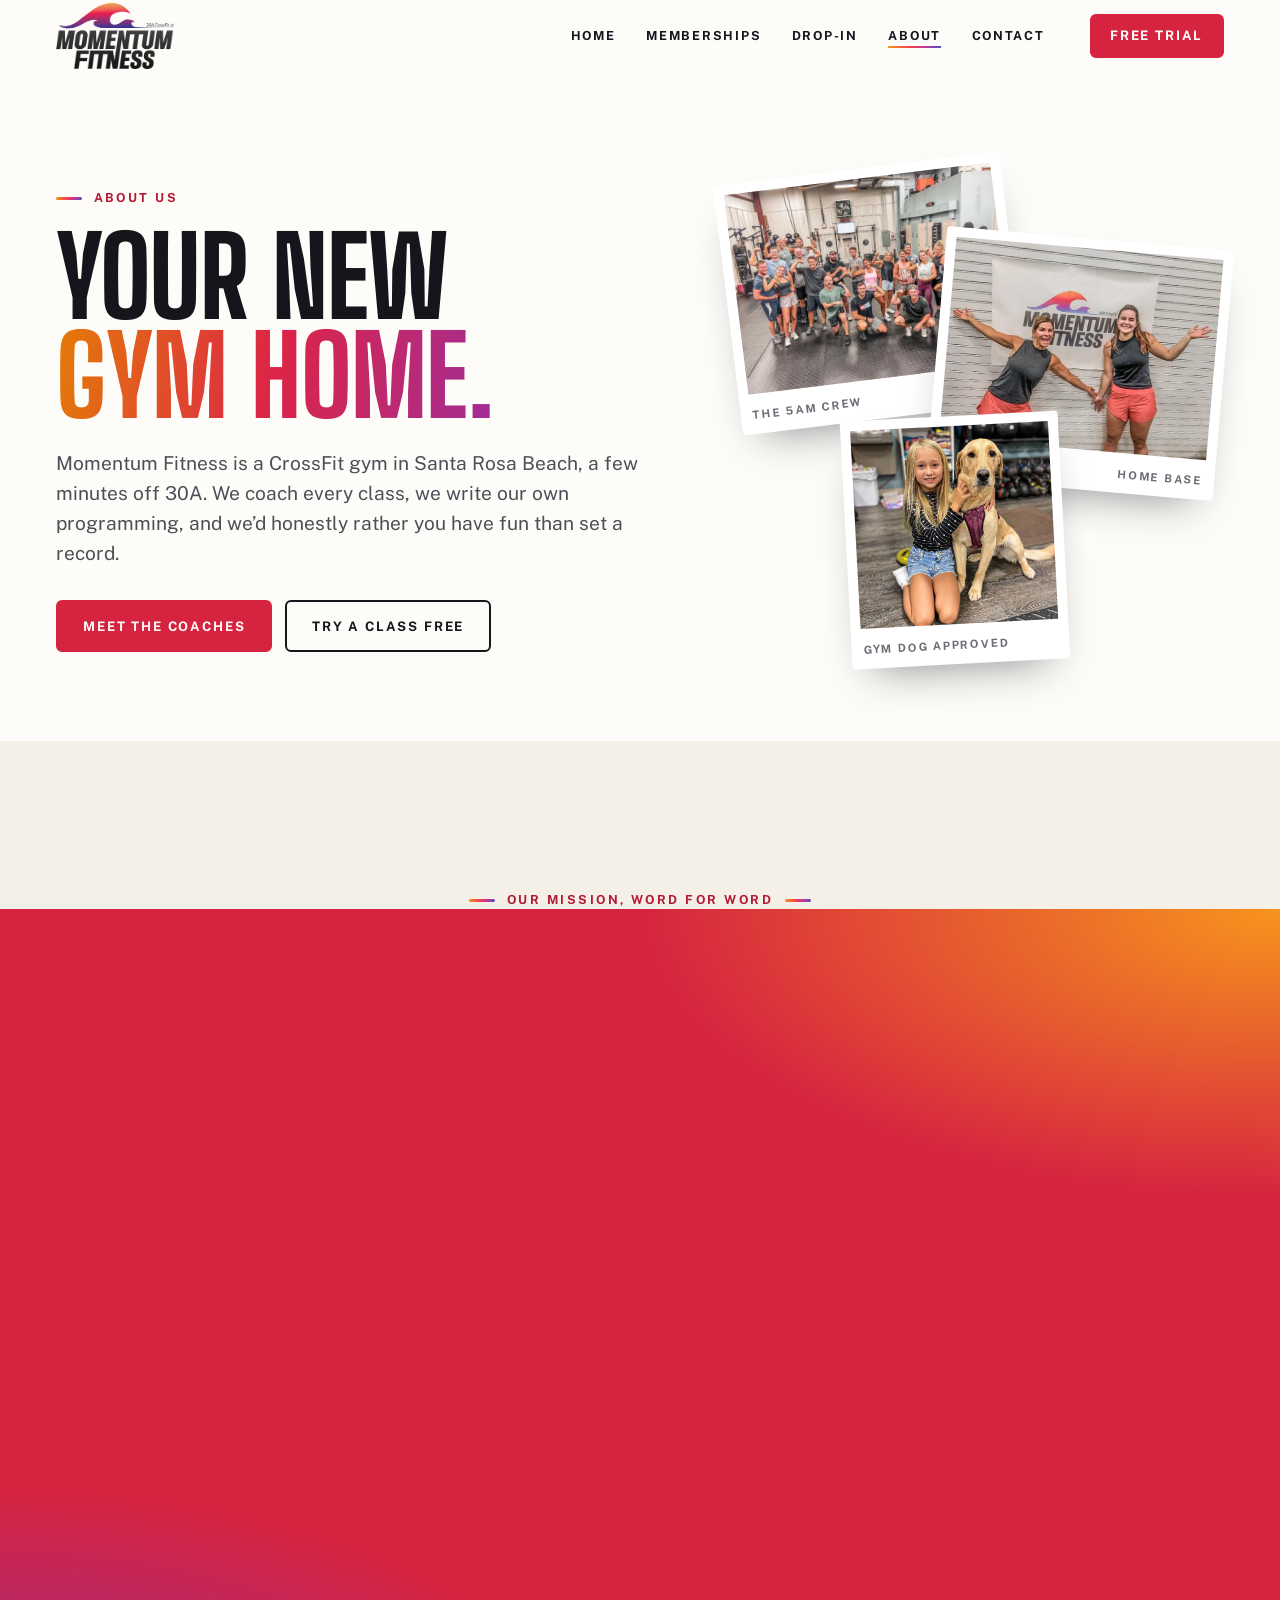
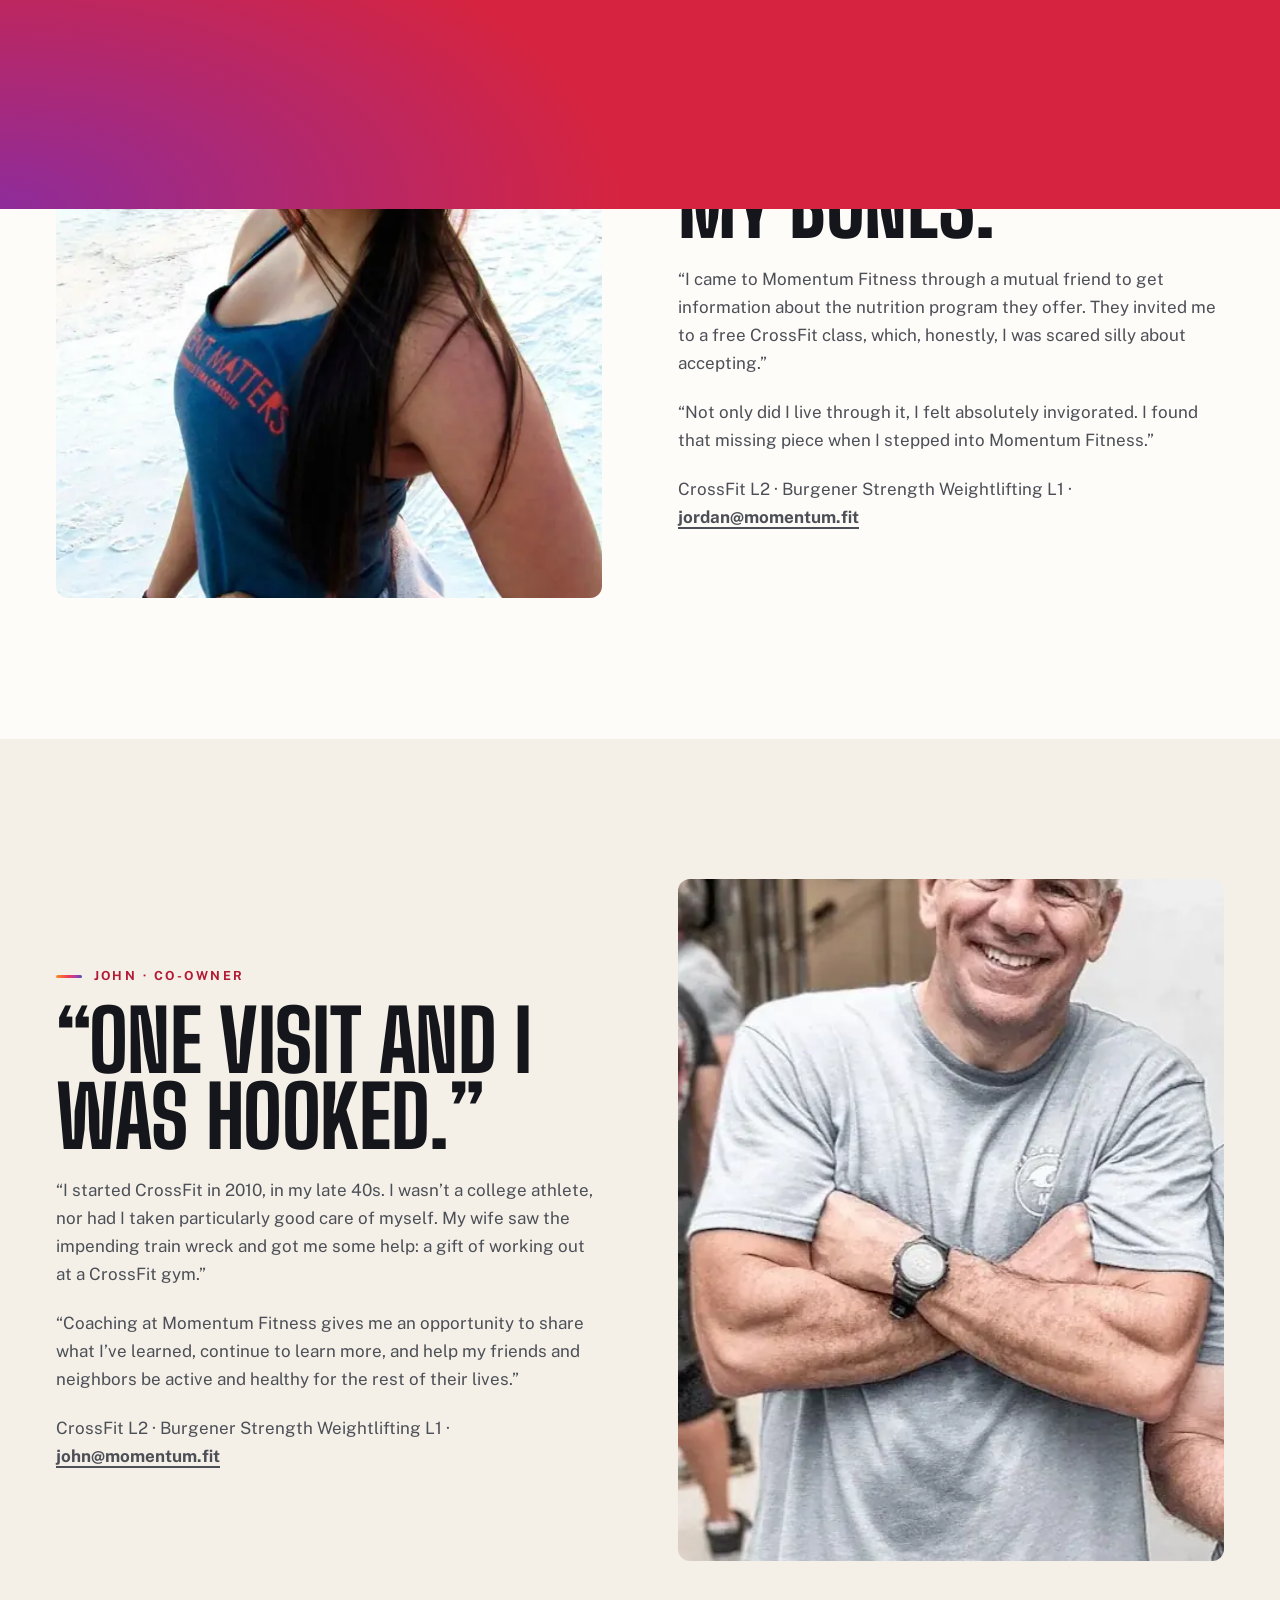
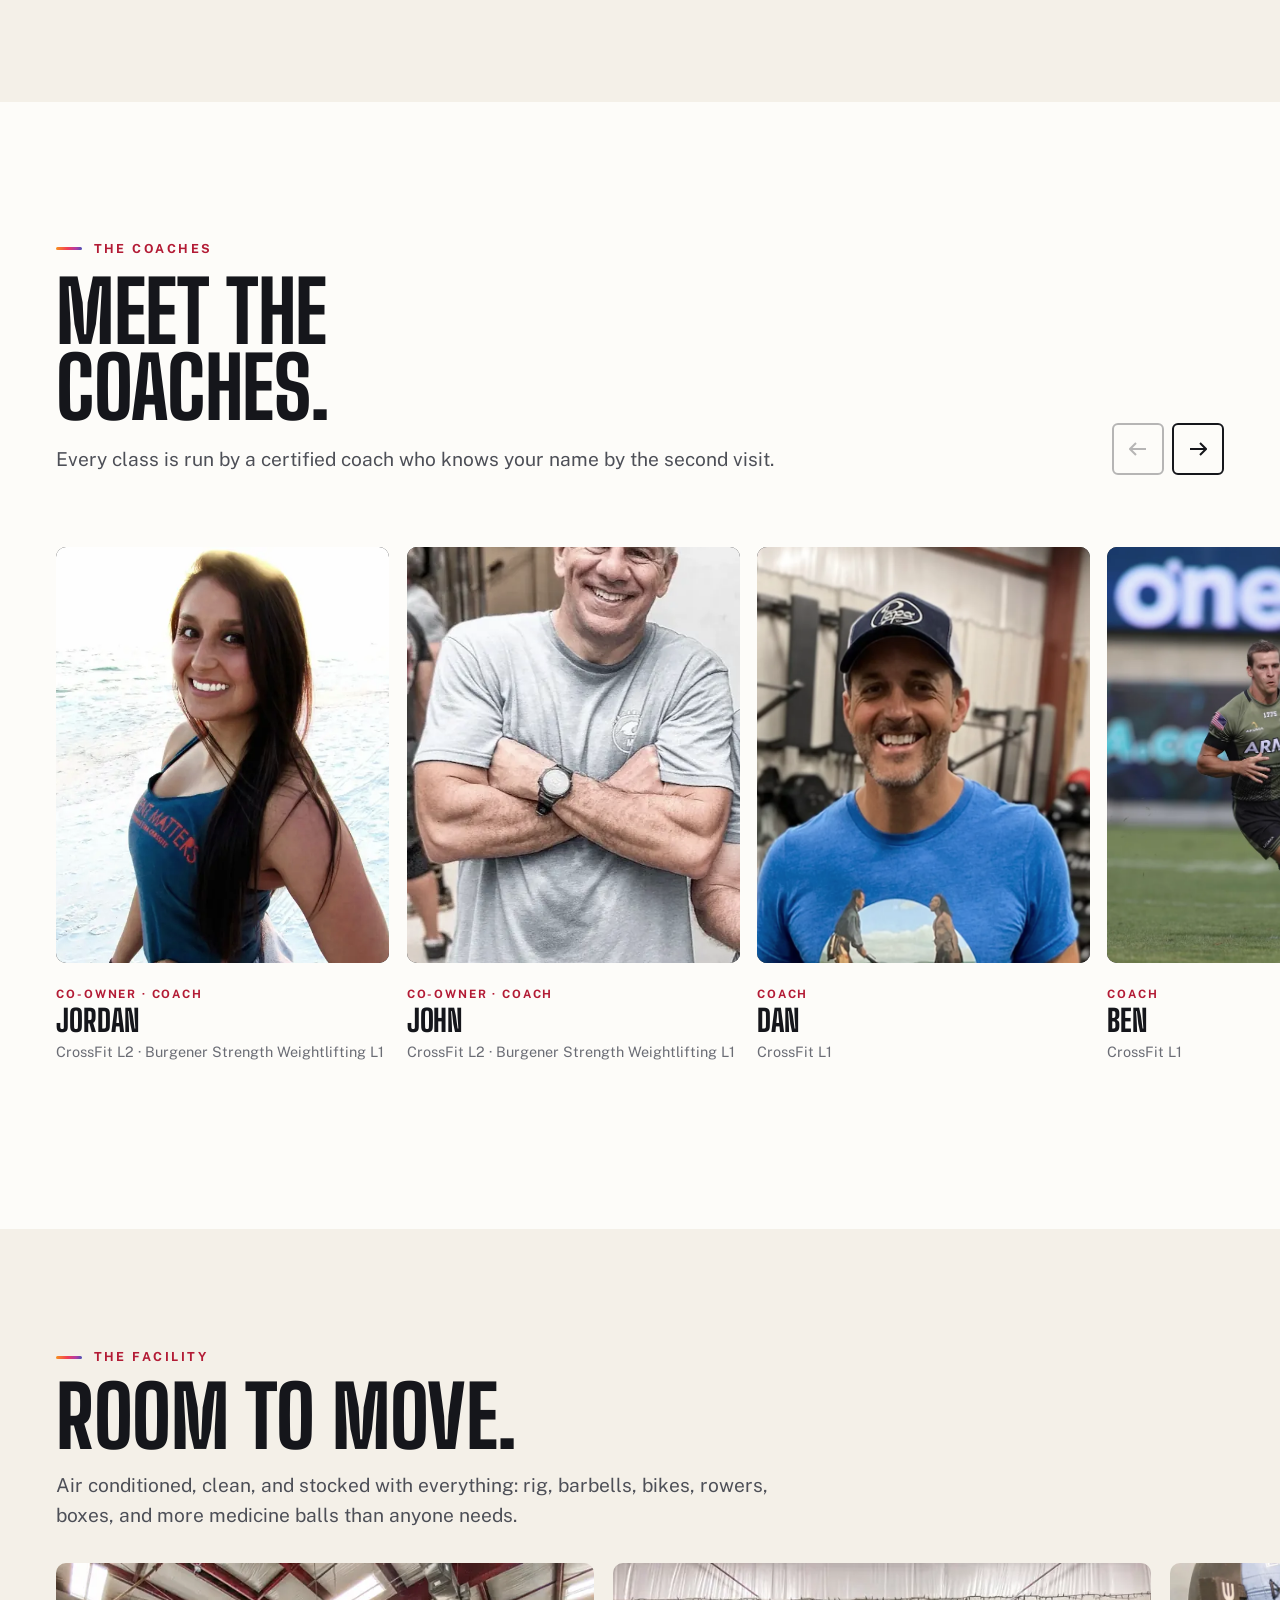
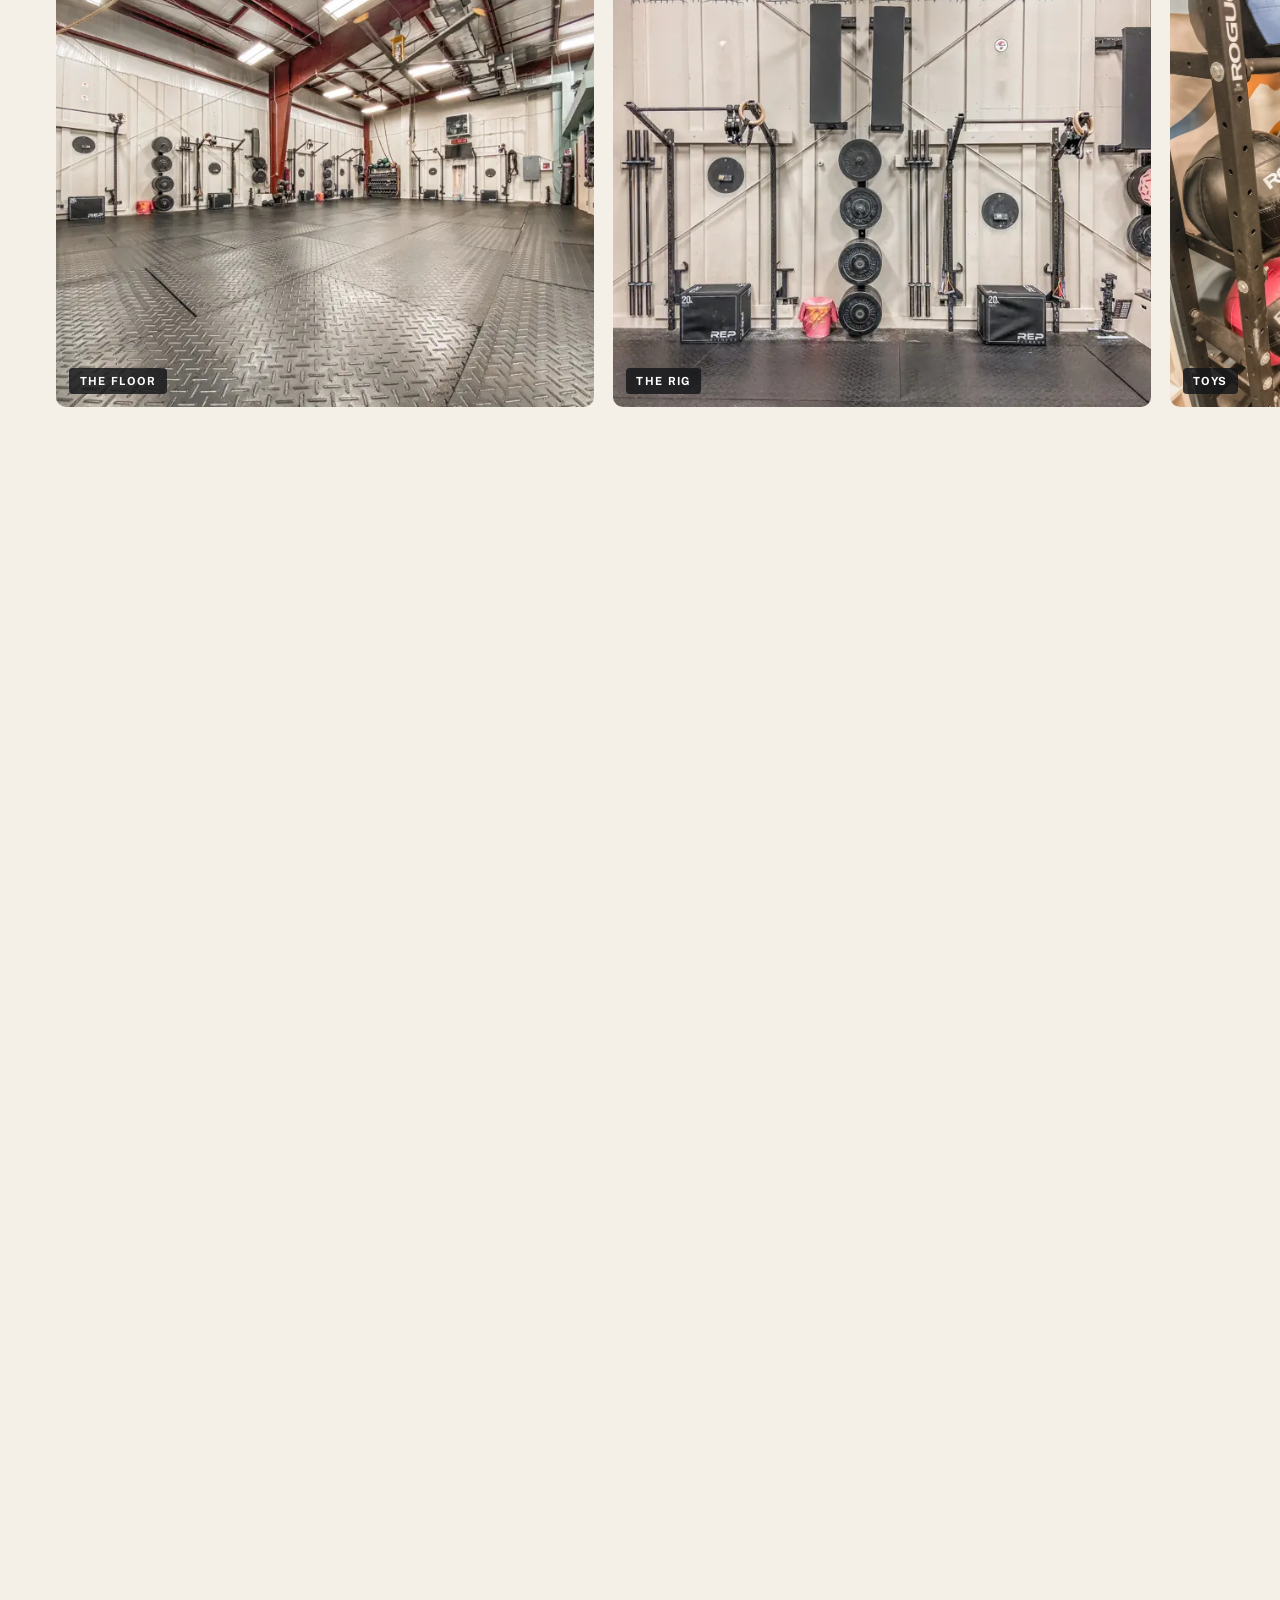
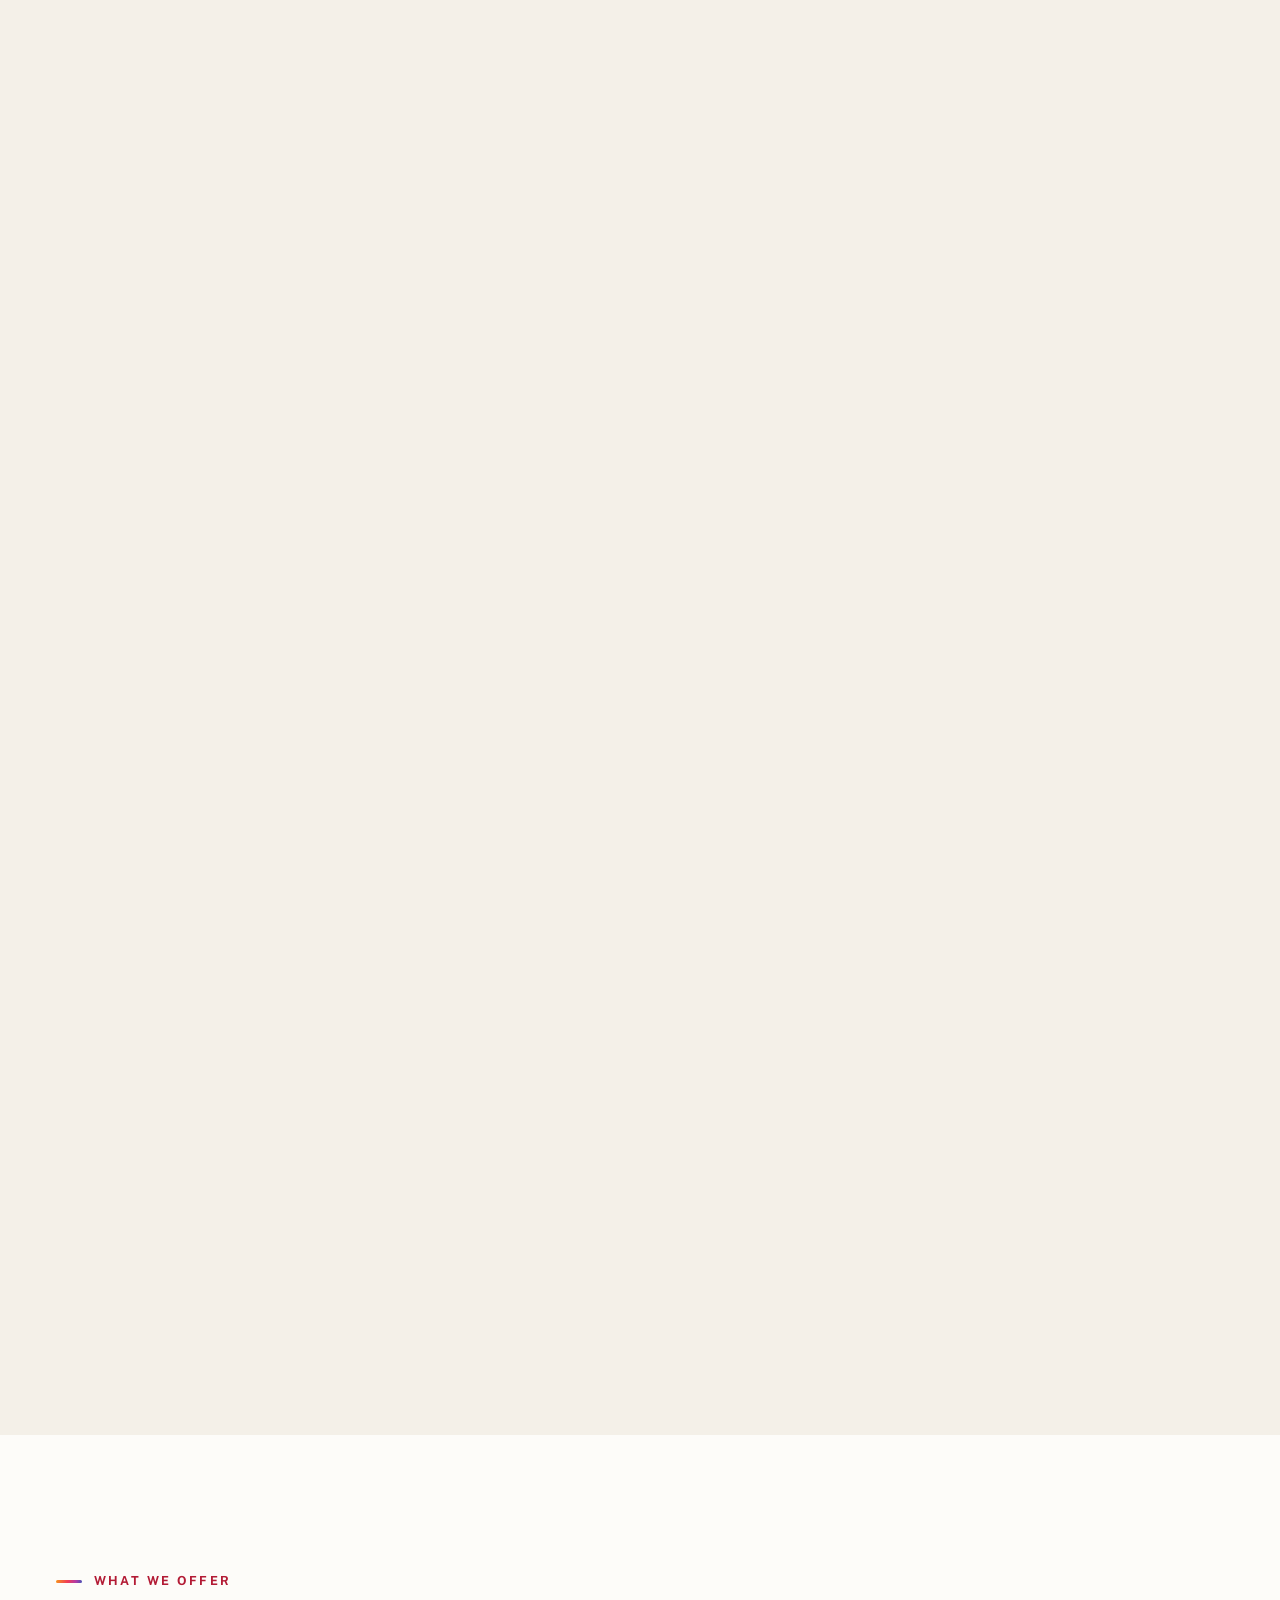
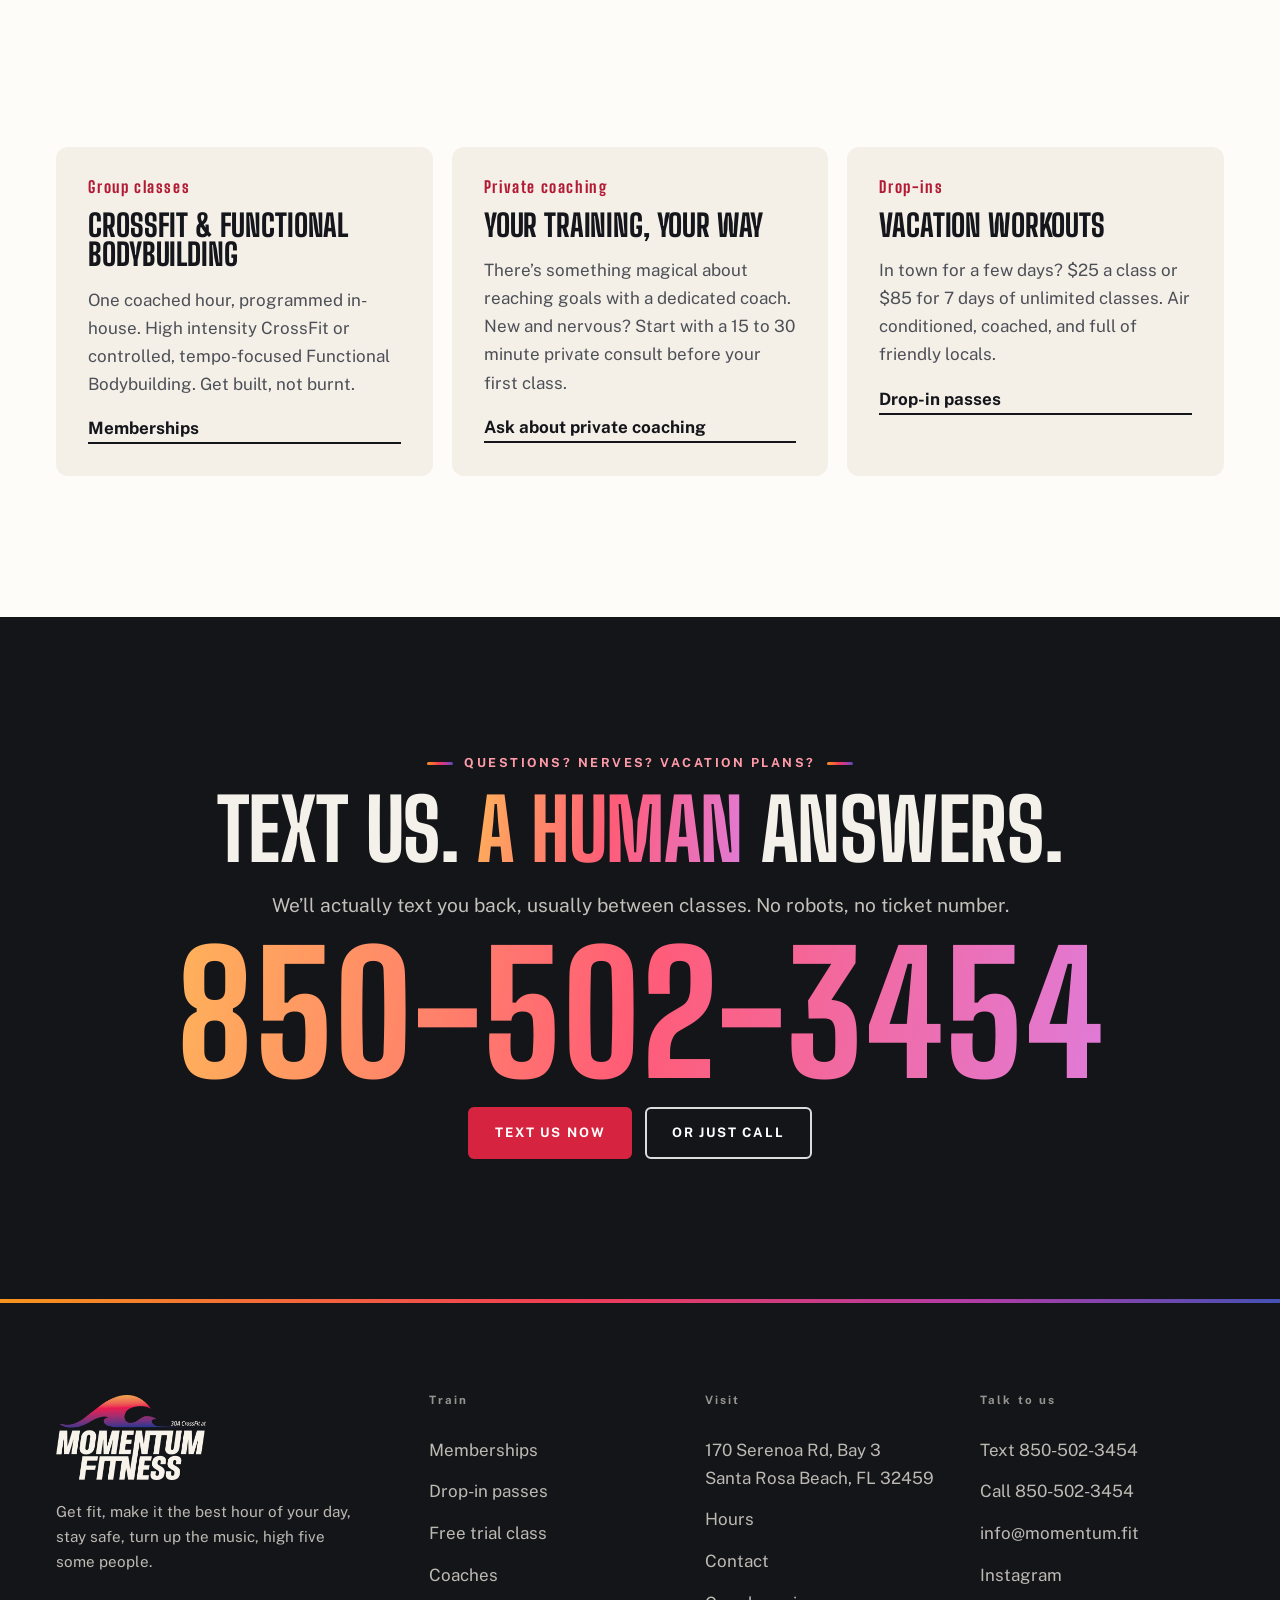
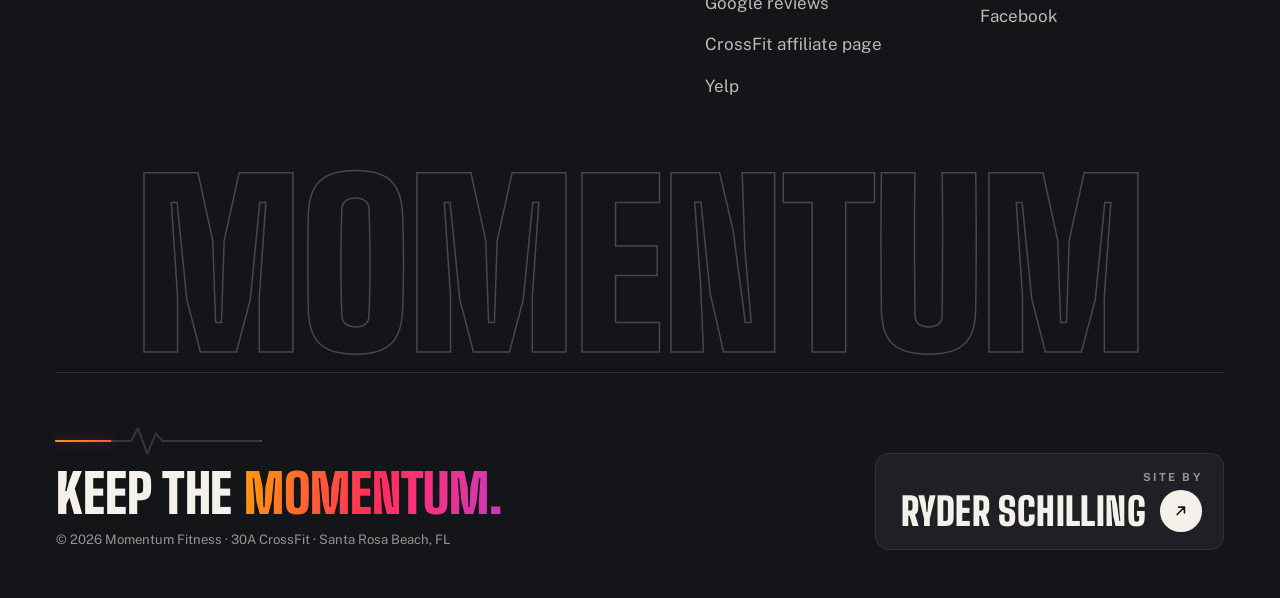
<file: about.html>
<!DOCTYPE html>
<html lang="en" class="no-js">
<head>
<meta charset="UTF-8">
<meta name="viewport" content="width=device-width, initial-scale=1.0, viewport-fit=cover">
<title>About Us & Our Coaches | Momentum Fitness, 30A CrossFit</title>
<meta name="description" content="Meet the coaches and the crew at Momentum Fitness in Santa Rosa Beach. CrossFit, Functional Bodybuilding, open gym, and private coaching on 30A, run by Jordan and John.">
<link rel="canonical" href="https://30acrossfit.com/about">
<meta name="theme-color" content="#141519">
<link rel="icon" href="/favicon.ico" sizes="32x32">
<link rel="icon" href="/img/icon-192.png" type="image/png" sizes="192x192">
<link rel="apple-touch-icon" href="/img/apple-touch-icon.png">
<link rel="manifest" href="/site.webmanifest">
<meta property="og:type" content="website">
<meta property="og:site_name" content="Momentum Fitness | 30A CrossFit">
<meta property="og:title" content="About Us & Our Coaches | Momentum Fitness, 30A CrossFit">
<meta property="og:description" content="Meet the coaches and the crew at Momentum Fitness in Santa Rosa Beach. CrossFit, Functional Bodybuilding, open gym, and private coaching on 30A, run by Jordan and John.">
<meta property="og:url" content="https://30acrossfit.com/about">
<meta property="og:image" content="https://momentum-fitness-alpha.vercel.app/img/og-image.jpg">
<meta property="og:image:width" content="1200">
<meta property="og:image:height" content="630">
<meta name="twitter:card" content="summary_large_image">
<link rel="preload" href="/fonts/bigshoulders.woff2" as="font" type="font/woff2" crossorigin>
<link rel="preload" href="/fonts/publicsans.woff2" as="font" type="font/woff2" crossorigin>
<link rel="preload" href="/img/p/group-c.webp" as="image" fetchpriority="high">
<link rel="stylesheet" href="/css/style.css?v=20261002c">
<script>
document.documentElement.classList.replace('no-js','js');
try{if(sessionStorage.getItem('mf-nav')==='1'&&!matchMedia('(prefers-reduced-motion: reduce)').matches)document.documentElement.classList.add('is-entering');sessionStorage.removeItem('mf-nav');}catch(e){}
</script>
<script src="/js/tag.js?v=20261002c"></script>
<script async src="https://pulse.ryderschilling.com/p.js" data-site="ps_momentum"></script>
<script type="application/ld+json">
{
 "@context": "https://schema.org",
 "@graph": [
  {
   "@type": [
    "ExerciseGym",
    "LocalBusiness"
   ],
   "@id": "https://30acrossfit.com/#gym",
   "name": "Momentum Fitness | 30A CrossFit",
   "alternateName": [
    "30A CrossFit",
    "Momentum Fitness"
   ],
   "url": "https://30acrossfit.com/",
   "telephone": "+1-850-502-3454",
   "email": "info@momentum.fit",
   "image": "https://momentum-fitness-alpha.vercel.app/img/og-image.jpg",
   "logo": "https://30acrossfit.com/img/logo.webp",
   "priceRange": "$25-$530",
   "address": {
    "@type": "PostalAddress",
    "streetAddress": "170 Serenoa Rd, Bay 3",
    "addressLocality": "Santa Rosa Beach",
    "addressRegion": "FL",
    "postalCode": "32459",
    "addressCountry": "US"
   },
   "areaServed": [
    "Santa Rosa Beach",
    "30A",
    "Watersound",
    "Seagrove Beach",
    "Blue Mountain Beach",
    "Grayton Beach",
    "Panama City Beach"
   ],
   "sameAs": [
    "https://www.facebook.com/momentumfitness30a",
    "https://www.instagram.com/mofit30a",
    "https://www.google.com/maps?cid=15454889036429020316",
    "https://www.crossfit.com/gym/2493/30a-crossfit",
    "https://www.yelp.com/biz/momentum-fitness-30a-crossfit-santa-rosa-beach",
    "https://www.visitsouthwalton.com/listing/momentum-fitness-30a-crossfit/",
    "https://travel30a.com/listing/momentum-fitness/",
    "https://theecguide.com/uncategorized/momentum-fitness-30a-crossfit/"
   ],
   "aggregateRating": {
    "@type": "AggregateRating",
    "ratingValue": "4.7",
    "reviewCount": "44",
    "bestRating": "5"
   },
   "openingHoursSpecification": [
    {
     "@type": "OpeningHoursSpecification",
     "dayOfWeek": [
      "Monday",
      "Tuesday",
      "Wednesday",
      "Thursday"
     ],
     "opens": "05:00",
     "closes": "11:30"
    },
    {
     "@type": "OpeningHoursSpecification",
     "dayOfWeek": [
      "Monday",
      "Tuesday",
      "Wednesday",
      "Thursday"
     ],
     "opens": "17:00",
     "closes": "18:30"
    },
    {
     "@type": "OpeningHoursSpecification",
     "dayOfWeek": "Friday",
     "opens": "05:00",
     "closes": "11:30"
    },
    {
     "@type": "OpeningHoursSpecification",
     "dayOfWeek": "Saturday",
     "opens": "07:30",
     "closes": "10:00"
    }
   ]
  },
  {
   "@type": "WebSite",
   "@id": "https://30acrossfit.com/#site",
   "url": "https://30acrossfit.com/",
   "name": "Momentum Fitness | 30A CrossFit",
   "publisher": {
    "@id": "https://30acrossfit.com/#gym"
   }
  },
  {
   "@type": "WebPage",
   "@id": "https://30acrossfit.com/about#page",
   "url": "https://30acrossfit.com/about",
   "name": "About Us & Our Coaches | Momentum Fitness, 30A CrossFit",
   "description": "Meet the coaches and the crew at Momentum Fitness in Santa Rosa Beach. CrossFit, Functional Bodybuilding, open gym, and private coaching on 30A, run by Jordan and John.",
   "isPartOf": {
    "@id": "https://30acrossfit.com/#site"
   },
   "about": {
    "@id": "https://30acrossfit.com/#gym"
   }
  },
  {
   "@type": "BreadcrumbList",
   "itemListElement": [
    {
     "@type": "ListItem",
     "position": 1,
     "name": "Home",
     "item": "https://30acrossfit.com/"
    },
    {
     "@type": "ListItem",
     "position": 2,
     "name": "About Us & Our Coaches",
     "item": "https://30acrossfit.com/about"
    }
   ]
  }
 ]
}
</script>
</head>
<body>
<a class="skip" href="#main">Skip to content</a>
<header class="nav" id="nav">
<div class="wrap wrap--wide nav__inner">
<a href="/" class="nav__logo" aria-label="Momentum Fitness, 30A CrossFit, home">
<img class="logo--dark" src="/img/logo.webp" alt="" width="580" height="326">
<img class="logo--light" src="/img/logo-light.webp" alt="" width="580" height="326">
</a>
<nav class="nav__links" aria-label="Primary">
<a href="/">Home</a>
<a href="/memberships">Memberships</a>
<a href="/drop-in">Drop-In</a>
<a href="/about" aria-current="page">About</a>
<a href="/contact">Contact</a>
</nav>
<a class="btn btn--solid nav__cta" href="/memberships#trial" data-plan="trial" data-loc="nav">Free Trial</a>
<button class="nav__burger" id="burger" aria-label="Open menu" aria-expanded="false" aria-controls="drawer"><span></span><span></span><span></span></button>
</div>
</header>
<div class="drawer on-dark" id="drawer">
<nav class="drawer__links" aria-label="Menu">
<a href="/"><small>01</small>Home</a>
<a href="/memberships"><small>02</small>Memberships</a>
<a href="/drop-in"><small>03</small>Drop-In</a>
<a href="/about" aria-current="page"><small>04</small>About</a>
<a href="/contact"><small>05</small>Contact</a>
</nav>
<div class="drawer__foot">
<p>Questions? A human answers the phone.</p>
<div class="btn-row">
<a class="btn btn--solid" href="sms:+18505023454">Text us</a>
<a class="btn btn--line" href="tel:+18505023454">Call 850-502-3454</a>
</div>
<p>170 Serenoa Rd, Bay 3, Santa Rosa Beach</p>
</div>
</div>
<main id="main" tabindex="-1">
<section class="phero phero--about" aria-labelledby="ph-h">
<div class="wrap phero__grid">
<div>
<span class="eyebrow">About us</span>
<h1 id="ph-h" data-split style="margin-top:1.2rem">Your new <em>gym home.</em></h1>
<p class="lead">Momentum Fitness is a CrossFit gym in Santa Rosa Beach, a few minutes off 30A. We coach every class, we write our own programming, and we&rsquo;d honestly rather you have fun than set a record.</p>
<div class="btn-row" style="margin-top:2rem"><a class="btn btn--solid" href="#coaches">Meet the coaches</a><a class="btn btn--line" href="/memberships#trial" data-plan="trial" data-loc="about-hero">Try a class free</a></div>
</div>
<div class="phero__media pstack" aria-label="Photos from the gym">
<figure><img src="/img/p/group-c.webp" srcset="/img/p/group-c-700.webp 700w, /img/p/group-c.webp 1200w" sizes="(max-width: 900px) 70vw, 30vw" alt="A packed class smiling together in the gym" width="1200" height="900" fetchpriority="high"><figcaption>The 5am crew</figcaption></figure>
<figure><img src="/img/p/banner.webp" srcset="/img/p/banner-700.webp 700w, /img/p/banner.webp 1200w" sizes="(max-width: 900px) 70vw, 30vw" alt="Two members striking a pose in front of the Momentum Fitness banner" width="1200" height="900"><figcaption>Home base</figcaption></figure>
<figure><img src="/img/p/dog-kid.webp" srcset="/img/p/dog-kid-700.webp 700w, /img/p/dog-kid.webp 1200w" sizes="(max-width: 900px) 60vw, 24vw" alt="A young member hugging the gym dog" width="1200" height="1200"><figcaption>Gym dog approved</figcaption></figure>
</div>
</div>
</section>

<section class="pad band mission" aria-labelledby="mis-h">
<div class="wrap">
<span class="eyebrow" id="mis-h" style="justify-content:center">Our mission, word for word</span>
<blockquote data-light><span class="dim">Get fit.</span> <span class="dim">Make it the best hour of your day.</span> <span class="dim">Stay safe.</span> <span class="dim">Turn up the music.</span> <span class="dim"><span class="grad">High five some people.</span></span></blockquote>
<cite>We inspire people to live meaningful, happy, productive and connected lives.</cite>
</div>
</section>

<section class="pad" aria-labelledby="jordan-h">
<div class="wrap split-f">
<div class="split-f__media rv"><img src="/img/p/coach-jordan.webp" srcset="/img/p/coach-jordan-700.webp 700w, /img/p/coach-jordan.webp 1200w" sizes="(max-width: 900px) 100vw, 45vw" alt="Jordan, co-owner of Momentum Fitness" width="1200" height="1200" loading="lazy" decoding="async"></div>
<div class="split-f__copy">
<span class="eyebrow">Jordan &middot; Co-owner</span>
<h2 id="jordan-h" data-split>&ldquo;I was intimidated to my bones.&rdquo;</h2>
<p>&ldquo;I came to Momentum Fitness through a mutual friend to get information about the nutrition program they offer. They invited me to a free CrossFit class, which, honestly, I was scared silly about accepting.&rdquo;</p>
<p>&ldquo;Not only did I live through it, I felt absolutely invigorated. I found that missing piece when I stepped into Momentum Fitness.&rdquo;</p>
<p class="muted">CrossFit L2 &middot; Burgener Strength Weightlifting L1 &middot; <a class="link" href="mailto:jordan@momentum.fit">jordan@momentum.fit</a></p>
</div>
</div>
</section>

<section class="pad band" aria-labelledby="john-h">
<div class="wrap split-f split-f--rev">
<div class="split-f__media rv"><img src="/img/p/coach-john.webp" srcset="/img/p/coach-john-700.webp 700w, /img/p/coach-john.webp 1200w" sizes="(max-width: 900px) 100vw, 45vw" alt="John, co-owner of Momentum Fitness" width="457" height="822" loading="lazy" decoding="async"></div>
<div class="split-f__copy">
<span class="eyebrow">John &middot; Co-owner</span>
<h2 id="john-h" data-split>&ldquo;One visit and I was hooked.&rdquo;</h2>
<p>&ldquo;I started CrossFit in 2010, in my late 40s. I wasn&rsquo;t a college athlete, nor had I taken particularly good care of myself. My wife saw the impending train wreck and got me some help: a gift of working out at a CrossFit gym.&rdquo;</p>
<p>&ldquo;Coaching at Momentum Fitness gives me an opportunity to share what I&rsquo;ve learned, continue to learn more, and help my friends and neighbors be active and healthy for the rest of their lives.&rdquo;</p>
<p class="muted">CrossFit L2 &middot; Burgener Strength Weightlifting L1 &middot; <a class="link" href="mailto:john@momentum.fit">john@momentum.fit</a></p>
</div>
</div>
</section>

<section class="pad" id="coaches" aria-labelledby="coaches-h" data-rail>
<div class="wrap wrap--wide">
<div class="sec-head sec-head--split">
<div style="display:grid;gap:1.2rem">
<span class="eyebrow">The coaches</span>
<h2 id="coaches-h" data-split>Meet the<br>coaches.</h2>
<p class="lead">Every class is run by a certified coach who knows your name by the second visit. </p>
</div>
<div class="rail-ctrl">
<button type="button" data-prev aria-label="Previous coaches"><svg viewBox="0 0 18 18" fill="none" aria-hidden="true"><path d="M17 9H2M7 3L1 9l6 6" stroke="currentColor" stroke-width="2"/></svg></button>
<button type="button" data-next aria-label="Next coaches"><svg viewBox="0 0 18 18" fill="none" aria-hidden="true"><path d="M1 9h15M11 3l6 6-6 6" stroke="currentColor" stroke-width="2"/></svg></button>
</div>
</div>
</div>
<div class="coaches__rail" role="region" aria-label="Coaches" tabindex="0">
<article class="coach"><div class="coach__ph"><img src="/img/p/coach-jordan.webp" srcset="/img/p/coach-jordan-700.webp 700w, /img/p/coach-jordan.webp 1200w" sizes="(max-width: 900px) 70vw, 340px" alt="Jordan smiling on the beach" width="1200" height="1200" loading="lazy" decoding="async"></div><div><span class="coach__role">Co-Owner · Coach</span><h3>Jordan</h3><p class="coach__certs">CrossFit L2 · Burgener Strength Weightlifting L1</p></div></article>
<article class="coach"><div class="coach__ph"><img src="/img/p/coach-john.webp" srcset="/img/p/coach-john-700.webp 700w, /img/p/coach-john.webp 1200w" sizes="(max-width: 900px) 70vw, 340px" alt="John with his arms crossed, smiling, in the gym" width="457" height="822" loading="lazy" decoding="async"></div><div><span class="coach__role">Co-Owner · Coach</span><h3>John</h3><p class="coach__certs">CrossFit L2 · Burgener Strength Weightlifting L1</p></div></article>
<article class="coach"><div class="coach__ph"><img src="/img/p/coach-dan.webp" srcset="/img/p/coach-dan-700.webp 700w, /img/p/coach-dan.webp 1200w" sizes="(max-width: 900px) 70vw, 340px" alt="Dan smiling in the gym" width="1200" height="1500" loading="lazy" decoding="async"></div><div><span class="coach__role">Coach</span><h3>Dan</h3><p class="coach__certs">CrossFit L1</p></div></article>
<article class="coach"><div class="coach__ph"><img src="/img/p/coach-ben.webp" srcset="/img/p/coach-ben-700.webp 700w, /img/p/coach-ben.webp 1200w" sizes="(max-width: 900px) 70vw, 340px" alt="Ben running with a rugby ball mid-match" width="1200" height="1500" loading="lazy" decoding="async"></div><div><span class="coach__role">Coach</span><h3>Ben</h3><p class="coach__certs">CrossFit L1</p></div></article>
<article class="coach"><div class="coach__ph"><img src="/img/p/coach-brooklyne.webp" srcset="/img/p/coach-brooklyne-700.webp 700w, /img/p/coach-brooklyne.webp 1200w" sizes="(max-width: 900px) 70vw, 340px" alt="Brooklyne smiling, taking a selfie in the gym" width="1200" height="1500" loading="lazy" decoding="async"></div><div><span class="coach__role">Coach</span><h3>Brooklyne</h3><p class="coach__certs">CrossFit L1</p></div></article>
<article class="coach"><div class="coach__ph"><img src="/img/p/coach-michael.webp" srcset="/img/p/coach-michael-700.webp 700w, /img/p/coach-michael.webp 1200w" sizes="(max-width: 900px) 70vw, 340px" alt="Michael holding an L-sit on the rings" width="1200" height="1200" loading="lazy" decoding="async"></div><div><span class="coach__role">Coach</span><h3>Michael</h3><p class="coach__certs">CrossFit L1</p></div></article>
<article class="coach"><div class="coach__ph"><img src="/img/p/coach-robby.webp" srcset="/img/p/coach-robby-700.webp 700w, /img/p/coach-robby.webp 1200w" sizes="(max-width: 900px) 70vw, 340px" alt="Robby mid-workout next to the rowers" width="958" height="958" loading="lazy" decoding="async"></div><div><span class="coach__role">Coach</span><h3>Robby</h3><p class="coach__certs">CrossFit L1</p></div></article>
<article class="coach"><div class="coach__ph"><img src="/img/p/coach-lyla.webp" srcset="/img/p/coach-lyla-700.webp 700w, /img/p/coach-lyla.webp 1200w" sizes="(max-width: 900px) 70vw, 340px" alt="Lyla smiling on a boardwalk under the trees" width="1200" height="1500" loading="lazy" decoding="async"></div><div><span class="coach__role">Coach</span><h3>Lyla</h3><p class="coach__certs">CrossFit L1</p></div></article>
<article class="coach"><div class="coach__ph"><img src="/img/p/coach-emily.webp" srcset="/img/p/coach-emily-700.webp 700w, /img/p/coach-emily.webp 1200w" sizes="(max-width: 900px) 70vw, 340px" alt="Emily smiling outdoors with her arms crossed" width="1200" height="1200" loading="lazy" decoding="async"></div><div><span class="coach__role">Coach</span><h3>Emily</h3><p class="coach__certs">CrossFit L1</p></div></article>
</div>
</section>

<section class="hrail band" id="facility" aria-labelledby="fac-h">
<div class="hrail__stick">
<div class="wrap wrap--wide" style="display:grid;gap:1rem">
<span class="eyebrow">The facility</span>
<h2 id="fac-h">Room to move.</h2>
<p class="lead">Air conditioned, clean, and stocked with everything: rig, barbells, bikes, rowers, boxes, and more medicine balls than anyone needs.</p>
</div>
<div class="hrail__track" role="region" aria-label="Facility photos" tabindex="0"><figure class=""><img src="/img/p/facility.webp" srcset="/img/p/facility-700.webp 700w, /img/p/facility.webp 1200w" sizes="(max-width: 900px) 80vw, 42vw" alt="The open gym floor" width="1200" height="900" loading="lazy" decoding="async"><figcaption>The floor</figcaption></figure><figure class=""><img src="/img/p/rig.webp" srcset="/img/p/rig-700.webp 700w, /img/p/rig.webp 1200w" sizes="(max-width: 900px) 80vw, 42vw" alt="The pull-up rig and plates" width="1200" height="900" loading="lazy" decoding="async"><figcaption>The rig</figcaption></figure><figure class="t"><img src="/img/p/balls.webp" srcset="/img/p/balls-700.webp 700w, /img/p/balls.webp 1200w" sizes="(max-width: 900px) 80vw, 42vw" alt="Rack of medicine balls and kettlebells" width="1200" height="1600" loading="lazy" decoding="async"><figcaption>Toys</figcaption></figure><figure class=""><img src="/img/p/bikes.webp" srcset="/img/p/bikes-700.webp 700w, /img/p/bikes.webp 1200w" sizes="(max-width: 900px) 80vw, 42vw" alt="A row of assault bikes" width="1200" height="900" loading="lazy" decoding="async"><figcaption>The bikes</figcaption></figure><figure class=""><img src="/img/p/boxes.webp" srcset="/img/p/boxes-700.webp 700w, /img/p/boxes.webp 1200w" sizes="(max-width: 900px) 80vw, 42vw" alt="Plyo boxes stacked up" width="1200" height="900" loading="lazy" decoding="async"><figcaption>Boxes</figcaption></figure><figure class=""><img src="/img/p/benches.webp" srcset="/img/p/benches-700.webp 700w, /img/p/benches.webp 1200w" sizes="(max-width: 900px) 80vw, 42vw" alt="Rogue benches lined up" width="1200" height="900" loading="lazy" decoding="async"><figcaption>Benches</figcaption></figure><figure class=""><img src="/img/p/db.webp" srcset="/img/p/db-700.webp 700w, /img/p/db.webp 1200w" sizes="(max-width: 900px) 80vw, 42vw" alt="A member with a dumbbell on her shoulder" width="1200" height="900" loading="lazy" decoding="async"><figcaption>In action</figcaption></figure></div>
</div>
</section>

<section class="pad" id="offer" aria-labelledby="off-h">
<div class="wrap">
<div class="sec-head"><span class="eyebrow">What we offer</span><h2 id="off-h" data-split>Classes, and then some.</h2></div>
<div class="offers">
<article class="offer rv"><b>Group classes</b><h3>CrossFit &amp; Functional Bodybuilding</h3><p>One coached hour, programmed in-house. High intensity CrossFit or controlled, tempo-focused Functional Bodybuilding. Get built, not burnt.</p><a class="link" href="/memberships">Memberships</a></article>
<article class="offer rv" style="--d:100ms"><b>Private coaching</b><h3>Your training, your way</h3><p>There&rsquo;s something magical about reaching goals with a dedicated coach. New and nervous? Start with a 15 to 30 minute private consult before your first class.</p><a class="link" href="/contact?topic=Private+coaching">Ask about private coaching</a></article>
<article class="offer rv" style="--d:200ms"><b>Drop-ins</b><h3>Vacation workouts</h3><p>In town for a few days? $25 a class or $85 for 7 days of unlimited classes. Air conditioned, coached, and full of friendly locals.</p><a class="link" href="/drop-in">Drop-in passes</a></article>
</div>
</div>
</section>

<section class="pad textcta on-dark" id="text-us" aria-labelledby="text-h">
<div class="wrap">
<span class="eyebrow">Questions? Nerves? Vacation plans?</span>
<h2 id="text-h" data-split>Text us. <em>A human</em> answers.</h2>
<p class="lead">We&rsquo;ll actually text you back, usually between classes. No robots, no ticket number.</p>
<a class="textcta__num" href="sms:+18505023454" aria-label="Text 850-502-3454">850-502-3454</a>
<div class="btn-row" style="justify-content:center">
<a class="btn btn--solid" href="sms:+18505023454">Text us now</a>
<a class="btn btn--line" href="tel:+18505023454">Or just call</a>
</div>
</div>
</section>
</main>
<footer class="footer">
<div class="wrap wrap--wide">
<div class="footer__top">
<div class="footer__brand">
<img src="/img/logo-light.webp" alt="Momentum Fitness, 30A CrossFit" width="580" height="326" loading="lazy">
<p>Get fit, make it the best hour of your day, stay safe, turn up the music, high five some people.</p>
</div>
<div class="footer__col">
<p class="footer__h">Train</p>
<a href="/memberships">Memberships</a>
<a href="/drop-in">Drop-in passes</a>
<a href="/memberships#trial" data-plan="trial" data-loc="footer">Free trial class</a>
<a href="/about#coaches">Coaches</a>
</div>
<div class="footer__col">
<p class="footer__h">Visit</p>
<a href="https://maps.google.com/?q=Momentum+Fitness+30A+CrossFit+170+Serenoa+Rd+Santa+Rosa+Beach+FL" target="_blank" rel="noopener">170 Serenoa Rd, Bay&nbsp;3<br>Santa Rosa Beach, FL 32459</a>
<a href="/#hours">Hours</a>
<a href="/contact">Contact</a>
<a href="https://www.google.com/maps?cid=15454889036429020316" target="_blank" rel="noopener">Google reviews</a>
<a href="https://www.crossfit.com/gym/2493/30a-crossfit" target="_blank" rel="noopener">CrossFit affiliate page</a>
<a href="https://www.yelp.com/biz/momentum-fitness-30a-crossfit-santa-rosa-beach" target="_blank" rel="noopener">Yelp</a>
</div>
<div class="footer__col">
<p class="footer__h">Talk to us</p>
<a href="sms:+18505023454">Text 850-502-3454</a>
<a href="tel:+18505023454">Call 850-502-3454</a>
<a href="mailto:info@momentum.fit">info@momentum.fit</a>
<a href="https://instagram.com/mofit30a" target="_blank" rel="noopener">Instagram</a>
<a href="https://facebook.com/momentumfitness30a" target="_blank" rel="noopener">Facebook</a>
</div>
</div>
<div class="footer__word">Momentum</div>
<div class="footer__bottom">
<div class="fb-left">
<svg class="fb-pulse" viewBox="0 0 240 40" aria-hidden="true" focusable="false"><defs><linearGradient id="fbSun" x1="0" x2="1"><stop offset="0" stop-color="#F7941D"/><stop offset=".45" stop-color="#F03C57"/><stop offset=".76" stop-color="#B23BA6"/><stop offset="1" stop-color="#4551B5"/></linearGradient></defs><path class="fb-pulse__base" d="M0 20H78L88 20L96 5L107 35L117 11L125 20H240" pathLength="1"/><path class="fb-pulse__run" d="M0 20H78L88 20L96 5L107 35L117 11L125 20H240" pathLength="1"/></svg>
<p class="fb-tag">Keep the <em>momentum.</em></p>
<p class="fb-copy">&copy; <span id="yr">2026</span> Momentum Fitness &middot; 30A CrossFit &middot; Santa Rosa Beach, FL</p>
</div>
<a class="fb-credit" href="https://ryderschilling.com" target="_blank" rel="noopener" aria-label="Site by Ryder Schilling (opens in a new tab)">
<span class="fb-credit__k">Site by</span>
<span class="fb-credit__row"><span class="fb-credit__name"><span class="fb-roll" data-text="Ryder Schilling">Ryder Schilling</span></span><span class="fb-credit__arrow" aria-hidden="true"><svg viewBox="0 0 24 24"><path d="M7 17L17 7M9 7h8v8" fill="none" stroke="currentColor" stroke-width="2.2" stroke-linecap="round" stroke-linejoin="round"/></svg></span></span>
</a>
</div>
</div>
</footer>
<dialog class="checkout" id="checkout" aria-labelledby="co-title">
<div class="checkout__panel">
<div class="checkout__head">
<span class="checkout__kicker">Checkout</span>
<h2 class="checkout__title" id="co-title">Checkout</h2>
<p class="checkout__note"></p>
<button class="checkout__close" type="button" aria-label="Close checkout"><svg viewBox="0 0 18 18" aria-hidden="true"><path d="M2 2l14 14M16 2L2 16" stroke="currentColor" stroke-width="2.4"/></svg></button>
</div>
<div class="checkout__body">
<div class="checkout__loading" aria-hidden="true"><img src="/img/badge.webp" alt="" width="64" height="64">Loading secure checkout</div>
</div>
<div class="checkout__foot">
<span>Secure checkout by PushPress</span>
<a data-ext href="#" target="_blank" rel="noopener">Open in a new tab</a>
</div>
</div>
</dialog>
<script src="/js/vendor/lenis.min.js" defer></script>
<script src="/js/main.js?v=20261002c" defer></script>
</body>
</html>
</file>
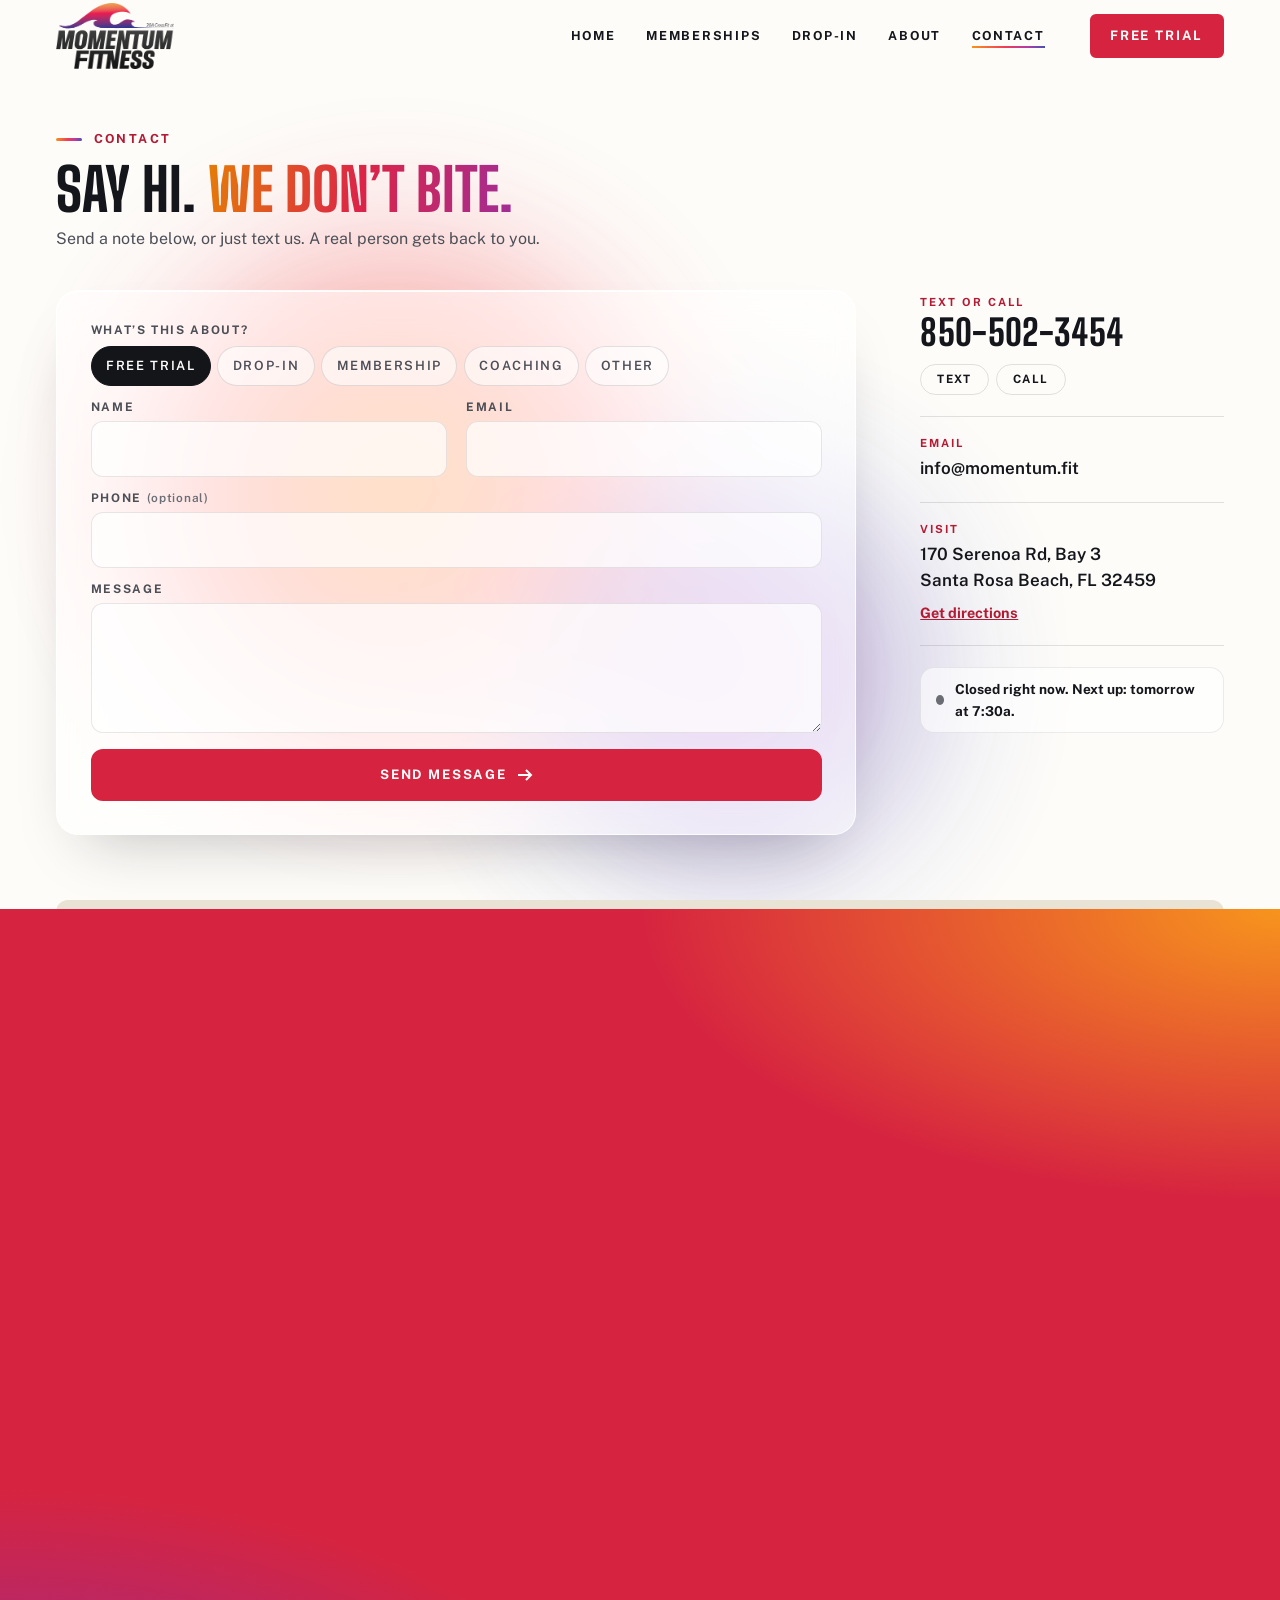
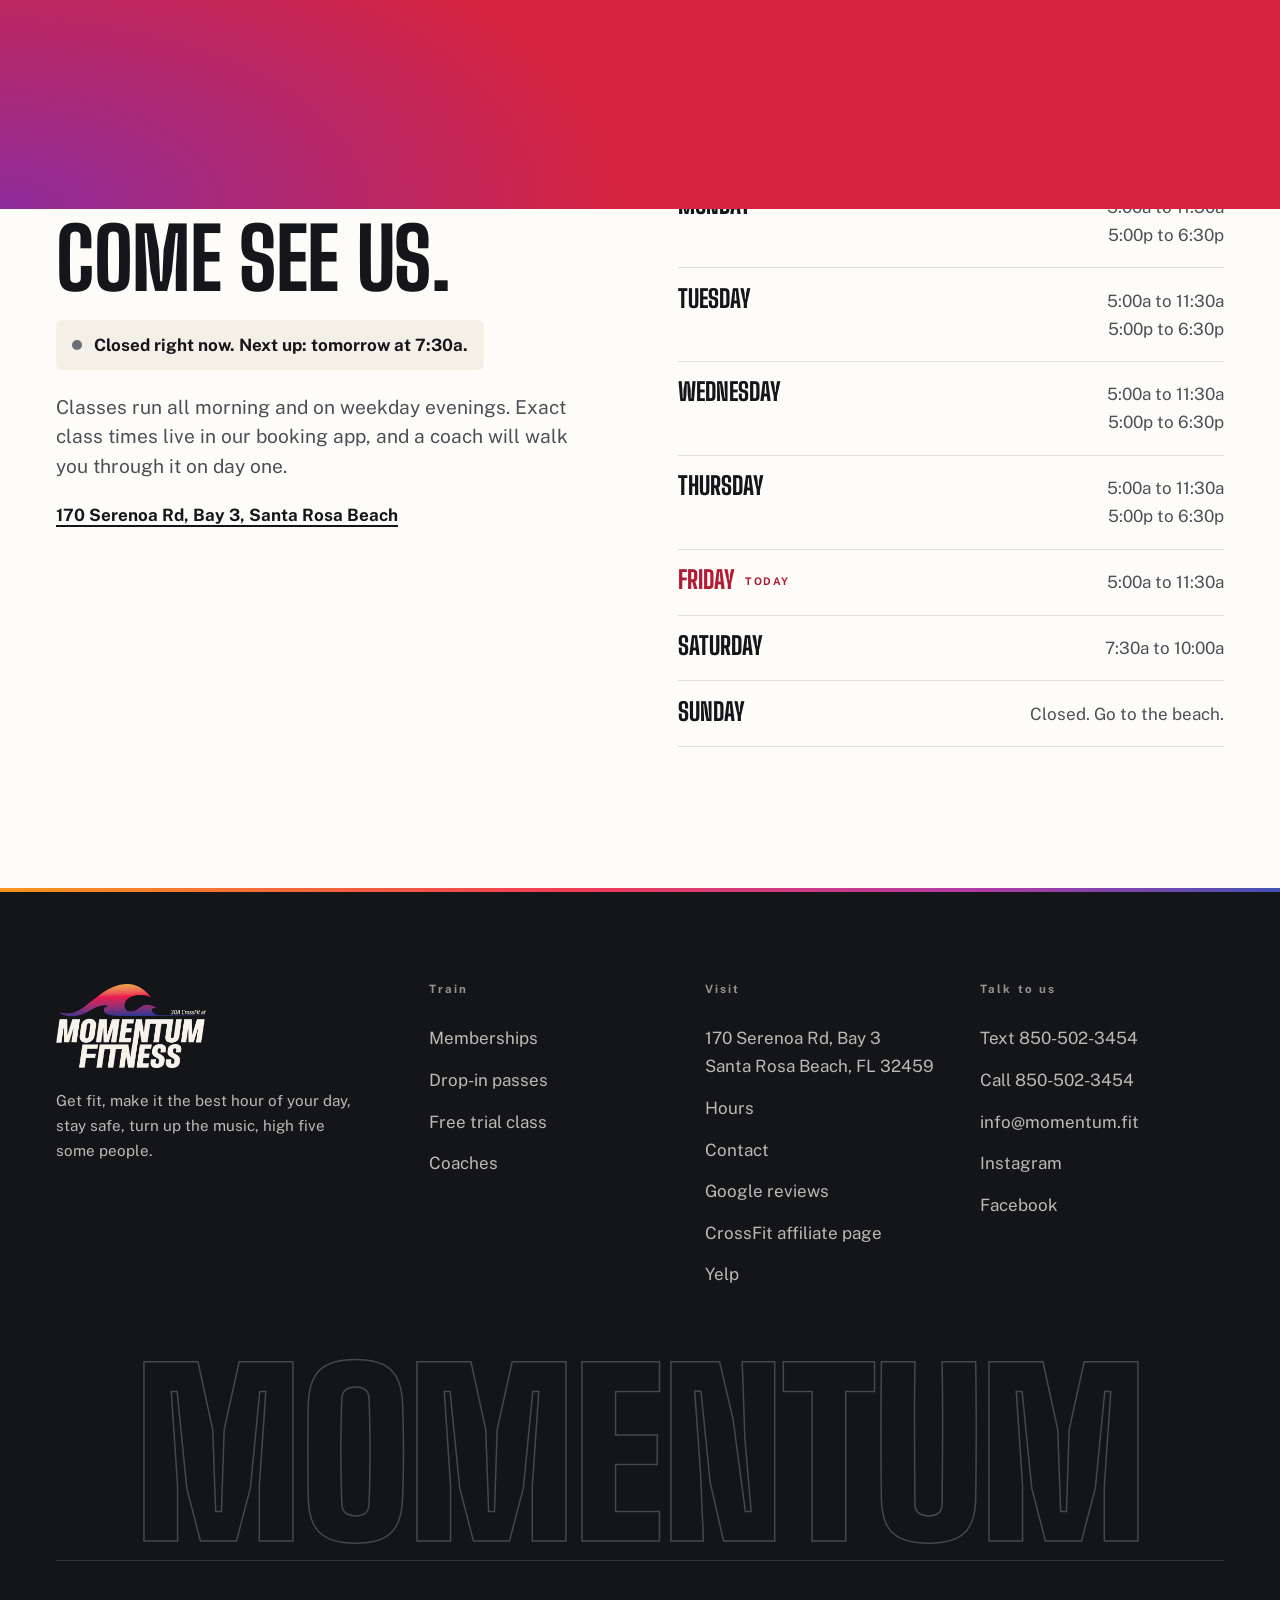
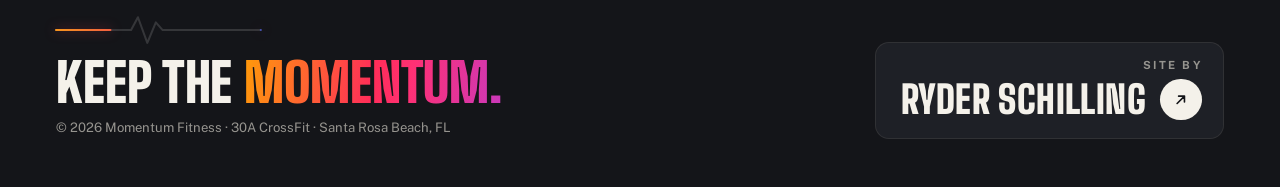
<file: contact.html>
<!DOCTYPE html>
<html lang="en" class="no-js">
<head>
<meta charset="UTF-8">
<meta name="viewport" content="width=device-width, initial-scale=1.0, viewport-fit=cover">
<title>Contact Momentum Fitness | Text 850-502-3454 | 30A CrossFit</title>
<meta name="description" content="Text or call Momentum Fitness at 850-502-3454, email info@momentum.fit, or send a message. 170 Serenoa Rd, Bay 3, Santa Rosa Beach, FL 32459.">
<link rel="canonical" href="https://30acrossfit.com/contact">
<meta name="theme-color" content="#141519">
<link rel="icon" href="/favicon.ico" sizes="32x32">
<link rel="icon" href="/img/icon-192.png" type="image/png" sizes="192x192">
<link rel="apple-touch-icon" href="/img/apple-touch-icon.png">
<link rel="manifest" href="/site.webmanifest">
<meta property="og:type" content="website">
<meta property="og:site_name" content="Momentum Fitness | 30A CrossFit">
<meta property="og:title" content="Contact Momentum Fitness | Text 850-502-3454 | 30A CrossFit">
<meta property="og:description" content="Text or call Momentum Fitness at 850-502-3454, email info@momentum.fit, or send a message. 170 Serenoa Rd, Bay 3, Santa Rosa Beach, FL 32459.">
<meta property="og:url" content="https://30acrossfit.com/contact">
<meta property="og:image" content="https://momentum-fitness-alpha.vercel.app/img/og-image.jpg">
<meta property="og:image:width" content="1200">
<meta property="og:image:height" content="630">
<meta name="twitter:card" content="summary_large_image">
<link rel="preload" href="/fonts/bigshoulders.woff2" as="font" type="font/woff2" crossorigin>
<link rel="preload" href="/fonts/publicsans.woff2" as="font" type="font/woff2" crossorigin>

<link rel="stylesheet" href="/css/style.css?v=20261002c">
<script>
document.documentElement.classList.replace('no-js','js');
try{if(sessionStorage.getItem('mf-nav')==='1'&&!matchMedia('(prefers-reduced-motion: reduce)').matches)document.documentElement.classList.add('is-entering');sessionStorage.removeItem('mf-nav');}catch(e){}
</script>
<script src="/js/tag.js?v=20261002c"></script>
<script async src="https://pulse.ryderschilling.com/p.js" data-site="ps_momentum"></script>
<script type="application/ld+json">
{
 "@context": "https://schema.org",
 "@graph": [
  {
   "@type": [
    "ExerciseGym",
    "LocalBusiness"
   ],
   "@id": "https://30acrossfit.com/#gym",
   "name": "Momentum Fitness | 30A CrossFit",
   "alternateName": [
    "30A CrossFit",
    "Momentum Fitness"
   ],
   "url": "https://30acrossfit.com/",
   "telephone": "+1-850-502-3454",
   "email": "info@momentum.fit",
   "image": "https://momentum-fitness-alpha.vercel.app/img/og-image.jpg",
   "logo": "https://30acrossfit.com/img/logo.webp",
   "priceRange": "$25-$530",
   "address": {
    "@type": "PostalAddress",
    "streetAddress": "170 Serenoa Rd, Bay 3",
    "addressLocality": "Santa Rosa Beach",
    "addressRegion": "FL",
    "postalCode": "32459",
    "addressCountry": "US"
   },
   "areaServed": [
    "Santa Rosa Beach",
    "30A",
    "Watersound",
    "Seagrove Beach",
    "Blue Mountain Beach",
    "Grayton Beach",
    "Panama City Beach"
   ],
   "sameAs": [
    "https://www.facebook.com/momentumfitness30a",
    "https://www.instagram.com/mofit30a",
    "https://www.google.com/maps?cid=15454889036429020316",
    "https://www.crossfit.com/gym/2493/30a-crossfit",
    "https://www.yelp.com/biz/momentum-fitness-30a-crossfit-santa-rosa-beach",
    "https://www.visitsouthwalton.com/listing/momentum-fitness-30a-crossfit/",
    "https://travel30a.com/listing/momentum-fitness/",
    "https://theecguide.com/uncategorized/momentum-fitness-30a-crossfit/"
   ],
   "aggregateRating": {
    "@type": "AggregateRating",
    "ratingValue": "4.7",
    "reviewCount": "44",
    "bestRating": "5"
   },
   "openingHoursSpecification": [
    {
     "@type": "OpeningHoursSpecification",
     "dayOfWeek": [
      "Monday",
      "Tuesday",
      "Wednesday",
      "Thursday"
     ],
     "opens": "05:00",
     "closes": "11:30"
    },
    {
     "@type": "OpeningHoursSpecification",
     "dayOfWeek": [
      "Monday",
      "Tuesday",
      "Wednesday",
      "Thursday"
     ],
     "opens": "17:00",
     "closes": "18:30"
    },
    {
     "@type": "OpeningHoursSpecification",
     "dayOfWeek": "Friday",
     "opens": "05:00",
     "closes": "11:30"
    },
    {
     "@type": "OpeningHoursSpecification",
     "dayOfWeek": "Saturday",
     "opens": "07:30",
     "closes": "10:00"
    }
   ]
  },
  {
   "@type": "WebSite",
   "@id": "https://30acrossfit.com/#site",
   "url": "https://30acrossfit.com/",
   "name": "Momentum Fitness | 30A CrossFit",
   "publisher": {
    "@id": "https://30acrossfit.com/#gym"
   }
  },
  {
   "@type": "WebPage",
   "@id": "https://30acrossfit.com/contact#page",
   "url": "https://30acrossfit.com/contact",
   "name": "Contact Momentum Fitness | Text 850-502-3454 | 30A CrossFit",
   "description": "Text or call Momentum Fitness at 850-502-3454, email info@momentum.fit, or send a message. 170 Serenoa Rd, Bay 3, Santa Rosa Beach, FL 32459.",
   "isPartOf": {
    "@id": "https://30acrossfit.com/#site"
   },
   "about": {
    "@id": "https://30acrossfit.com/#gym"
   }
  },
  {
   "@type": "BreadcrumbList",
   "itemListElement": [
    {
     "@type": "ListItem",
     "position": 1,
     "name": "Home",
     "item": "https://30acrossfit.com/"
    },
    {
     "@type": "ListItem",
     "position": 2,
     "name": "Contact Momentum Fitness",
     "item": "https://30acrossfit.com/contact"
    }
   ]
  }
 ]
}
</script>
</head>
<body>
<a class="skip" href="#main">Skip to content</a>
<header class="nav" id="nav">
<div class="wrap wrap--wide nav__inner">
<a href="/" class="nav__logo" aria-label="Momentum Fitness, 30A CrossFit, home">
<img class="logo--dark" src="/img/logo.webp" alt="" width="580" height="326">
<img class="logo--light" src="/img/logo-light.webp" alt="" width="580" height="326">
</a>
<nav class="nav__links" aria-label="Primary">
<a href="/">Home</a>
<a href="/memberships">Memberships</a>
<a href="/drop-in">Drop-In</a>
<a href="/about">About</a>
<a href="/contact" aria-current="page">Contact</a>
</nav>
<a class="btn btn--solid nav__cta" href="/memberships#trial" data-plan="trial" data-loc="nav">Free Trial</a>
<button class="nav__burger" id="burger" aria-label="Open menu" aria-expanded="false" aria-controls="drawer"><span></span><span></span><span></span></button>
</div>
</header>
<div class="drawer on-dark" id="drawer">
<nav class="drawer__links" aria-label="Menu">
<a href="/"><small>01</small>Home</a>
<a href="/memberships"><small>02</small>Memberships</a>
<a href="/drop-in"><small>03</small>Drop-In</a>
<a href="/about"><small>04</small>About</a>
<a href="/contact" aria-current="page"><small>05</small>Contact</a>
</nav>
<div class="drawer__foot">
<p>Questions? A human answers the phone.</p>
<div class="btn-row">
<a class="btn btn--solid" href="sms:+18505023454">Text us</a>
<a class="btn btn--line" href="tel:+18505023454">Call 850-502-3454</a>
</div>
<p>170 Serenoa Rd, Bay 3, Santa Rosa Beach</p>
</div>
</div>
<main id="main" tabindex="-1">
<section class="ctop" aria-labelledby="ph-h">
<div class="wrap">
<header class="ctop__head">
<span class="eyebrow">Contact</span>
<h1 id="ph-h" data-split>Say hi. <em>We don&rsquo;t bite.</em></h1>
<p class="lead">Send a note below, or just text us. A real person gets back to you.</p>
</header>
<div class="ctop__grid">
<div class="ctop__card">
<form class="form" id="contact-form" novalidate>
<fieldset class="field chips"><legend>What&rsquo;s this about?</legend><label><input type="radio" name="topic" value="Free trial" checked><span>Free trial</span></label><label><input type="radio" name="topic" value="Drop-in"><span>Drop-in</span></label><label><input type="radio" name="topic" value="Membership"><span>Membership</span></label><label><input type="radio" name="topic" value="Private coaching"><span>Coaching</span></label><label><input type="radio" name="topic" value="Something else"><span>Other</span></label></fieldset>
<div class="form__row">
<div class="field"><label for="f-name">Name</label><input id="f-name" name="name" type="text" autocomplete="name" required></div>
<div class="field"><label for="f-email">Email</label><input id="f-email" name="email" type="email" autocomplete="email" inputmode="email"></div>
</div>
<div class="field"><label for="f-phone">Phone <span class="opt">(optional)</span></label><input id="f-phone" name="phone" type="tel" autocomplete="tel" inputmode="tel"></div>
<div class="field"><label for="f-msg">Message</label><textarea id="f-msg" name="message" required></textarea></div>
<div class="hp" aria-hidden="true"><label for="f-co">Company</label><input id="f-co" name="company" type="text" tabindex="-1" autocomplete="off"></div>
<p class="form__status" role="status" tabindex="-1"></p>
<div><button class="btn btn--solid" type="submit">Send message <svg viewBox="0 0 16 16" fill="none" aria-hidden="true"><path d="M1 8h13M9 3l5 5-5 5" stroke="currentColor" stroke-width="2"/></svg></button></div>
</form>
</div>
<aside class="cinfo" aria-label="Other ways to reach us">
<div class="cinfo__item">
<span class="cinfo__k">Text or call</span>
<a class="cinfo__big" href="sms:+18505023454" data-cursor="Text us">850-502-3454</a>
<div class="cinfo__btns"><a class="chip-link" href="sms:+18505023454">Text</a><a class="chip-link" href="tel:+18505023454">Call</a></div>
</div>
<div class="cinfo__item">
<span class="cinfo__k">Email</span>
<a class="cinfo__v" href="mailto:info@momentum.fit">info@momentum.fit</a>
</div>
<div class="cinfo__item">
<span class="cinfo__k">Visit</span>
<p class="cinfo__v">170 Serenoa Rd, Bay 3<br>Santa Rosa Beach, FL 32459</p>
<a class="cinfo__link" href="https://maps.google.com/?q=Momentum+Fitness+30A+CrossFit+170+Serenoa+Rd+Santa+Rosa+Beach+FL" target="_blank" rel="noopener">Get directions</a>
</div>
<p class="status" data-status role="status"><i aria-hidden="true"></i><span>Mornings every day but Sunday, evenings Monday to Thursday.</span></p>
</aside>
</div>
</div>
</section>

<section aria-label="Map">
<div class="wrap" style="padding-bottom:clamp(3rem,6vw,5rem)">
<div class="map"><iframe title="Map to Momentum Fitness, 170 Serenoa Rd, Santa Rosa Beach" src="https://www.google.com/maps?q=Momentum+Fitness+30A+CrossFit,+170+Serenoa+Rd,+Santa+Rosa+Beach,+FL+32459&amp;output=embed" loading="lazy" referrerpolicy="no-referrer-when-downgrade"></iframe></div>
</div>
</section>

<section class="pad hours" id="hours" aria-labelledby="hours-h">
<div class="wrap hours__grid">
<div>
<span class="eyebrow">Hours</span>
<h2 id="hours-h" style="margin-top:1.2rem" data-split>Come see us.</h2>
<p class="status" data-status role="status"><i aria-hidden="true"></i><span>Mornings every day but Sunday, evenings Monday to Thursday.</span></p>
<p class="lead" style="margin-top:1.4rem">Classes run all morning and on weekday evenings. Exact class times live in our booking app, and a coach will walk you through it on day one.</p>
<p style="margin-top:1.2rem"><a class="link" href="https://maps.google.com/?q=Momentum+Fitness+30A+CrossFit+170+Serenoa+Rd+Santa+Rosa+Beach+FL" target="_blank" rel="noopener">170 Serenoa Rd, Bay 3, Santa Rosa Beach</a></p>
</div>
<table>
<caption class="sr-only">Gym hours, US Central time</caption>
<tbody>
<tr data-day="1"><th scope="row">Monday</th><td>5:00a to 11:30a<br>5:00p to 6:30p</td></tr>
<tr data-day="2"><th scope="row">Tuesday</th><td>5:00a to 11:30a<br>5:00p to 6:30p</td></tr>
<tr data-day="3"><th scope="row">Wednesday</th><td>5:00a to 11:30a<br>5:00p to 6:30p</td></tr>
<tr data-day="4"><th scope="row">Thursday</th><td>5:00a to 11:30a<br>5:00p to 6:30p</td></tr>
<tr data-day="5"><th scope="row">Friday</th><td>5:00a to 11:30a</td></tr>
<tr data-day="6"><th scope="row">Saturday</th><td>7:30a to 10:00a</td></tr>
<tr data-day="0"><th scope="row">Sunday</th><td>Closed. Go to the beach.</td></tr>
</tbody>
</table>
</div>
</section>
</main>
<footer class="footer">
<div class="wrap wrap--wide">
<div class="footer__top">
<div class="footer__brand">
<img src="/img/logo-light.webp" alt="Momentum Fitness, 30A CrossFit" width="580" height="326" loading="lazy">
<p>Get fit, make it the best hour of your day, stay safe, turn up the music, high five some people.</p>
</div>
<div class="footer__col">
<p class="footer__h">Train</p>
<a href="/memberships">Memberships</a>
<a href="/drop-in">Drop-in passes</a>
<a href="/memberships#trial" data-plan="trial" data-loc="footer">Free trial class</a>
<a href="/about#coaches">Coaches</a>
</div>
<div class="footer__col">
<p class="footer__h">Visit</p>
<a href="https://maps.google.com/?q=Momentum+Fitness+30A+CrossFit+170+Serenoa+Rd+Santa+Rosa+Beach+FL" target="_blank" rel="noopener">170 Serenoa Rd, Bay&nbsp;3<br>Santa Rosa Beach, FL 32459</a>
<a href="/#hours">Hours</a>
<a href="/contact">Contact</a>
<a href="https://www.google.com/maps?cid=15454889036429020316" target="_blank" rel="noopener">Google reviews</a>
<a href="https://www.crossfit.com/gym/2493/30a-crossfit" target="_blank" rel="noopener">CrossFit affiliate page</a>
<a href="https://www.yelp.com/biz/momentum-fitness-30a-crossfit-santa-rosa-beach" target="_blank" rel="noopener">Yelp</a>
</div>
<div class="footer__col">
<p class="footer__h">Talk to us</p>
<a href="sms:+18505023454">Text 850-502-3454</a>
<a href="tel:+18505023454">Call 850-502-3454</a>
<a href="mailto:info@momentum.fit">info@momentum.fit</a>
<a href="https://instagram.com/mofit30a" target="_blank" rel="noopener">Instagram</a>
<a href="https://facebook.com/momentumfitness30a" target="_blank" rel="noopener">Facebook</a>
</div>
</div>
<div class="footer__word">Momentum</div>
<div class="footer__bottom">
<div class="fb-left">
<svg class="fb-pulse" viewBox="0 0 240 40" aria-hidden="true" focusable="false"><defs><linearGradient id="fbSun" x1="0" x2="1"><stop offset="0" stop-color="#F7941D"/><stop offset=".45" stop-color="#F03C57"/><stop offset=".76" stop-color="#B23BA6"/><stop offset="1" stop-color="#4551B5"/></linearGradient></defs><path class="fb-pulse__base" d="M0 20H78L88 20L96 5L107 35L117 11L125 20H240" pathLength="1"/><path class="fb-pulse__run" d="M0 20H78L88 20L96 5L107 35L117 11L125 20H240" pathLength="1"/></svg>
<p class="fb-tag">Keep the <em>momentum.</em></p>
<p class="fb-copy">&copy; <span id="yr">2026</span> Momentum Fitness &middot; 30A CrossFit &middot; Santa Rosa Beach, FL</p>
</div>
<a class="fb-credit" href="https://ryderschilling.com" target="_blank" rel="noopener" aria-label="Site by Ryder Schilling (opens in a new tab)">
<span class="fb-credit__k">Site by</span>
<span class="fb-credit__row"><span class="fb-credit__name"><span class="fb-roll" data-text="Ryder Schilling">Ryder Schilling</span></span><span class="fb-credit__arrow" aria-hidden="true"><svg viewBox="0 0 24 24"><path d="M7 17L17 7M9 7h8v8" fill="none" stroke="currentColor" stroke-width="2.2" stroke-linecap="round" stroke-linejoin="round"/></svg></span></span>
</a>
</div>
</div>
</footer>
<dialog class="checkout" id="checkout" aria-labelledby="co-title">
<div class="checkout__panel">
<div class="checkout__head">
<span class="checkout__kicker">Checkout</span>
<h2 class="checkout__title" id="co-title">Checkout</h2>
<p class="checkout__note"></p>
<button class="checkout__close" type="button" aria-label="Close checkout"><svg viewBox="0 0 18 18" aria-hidden="true"><path d="M2 2l14 14M16 2L2 16" stroke="currentColor" stroke-width="2.4"/></svg></button>
</div>
<div class="checkout__body">
<div class="checkout__loading" aria-hidden="true"><img src="/img/badge.webp" alt="" width="64" height="64">Loading secure checkout</div>
</div>
<div class="checkout__foot">
<span>Secure checkout by PushPress</span>
<a data-ext href="#" target="_blank" rel="noopener">Open in a new tab</a>
</div>
</div>
</dialog>
<script src="/js/vendor/lenis.min.js" defer></script>
<script src="/js/main.js?v=20261002c" defer></script>
</body>
</html>
</file>
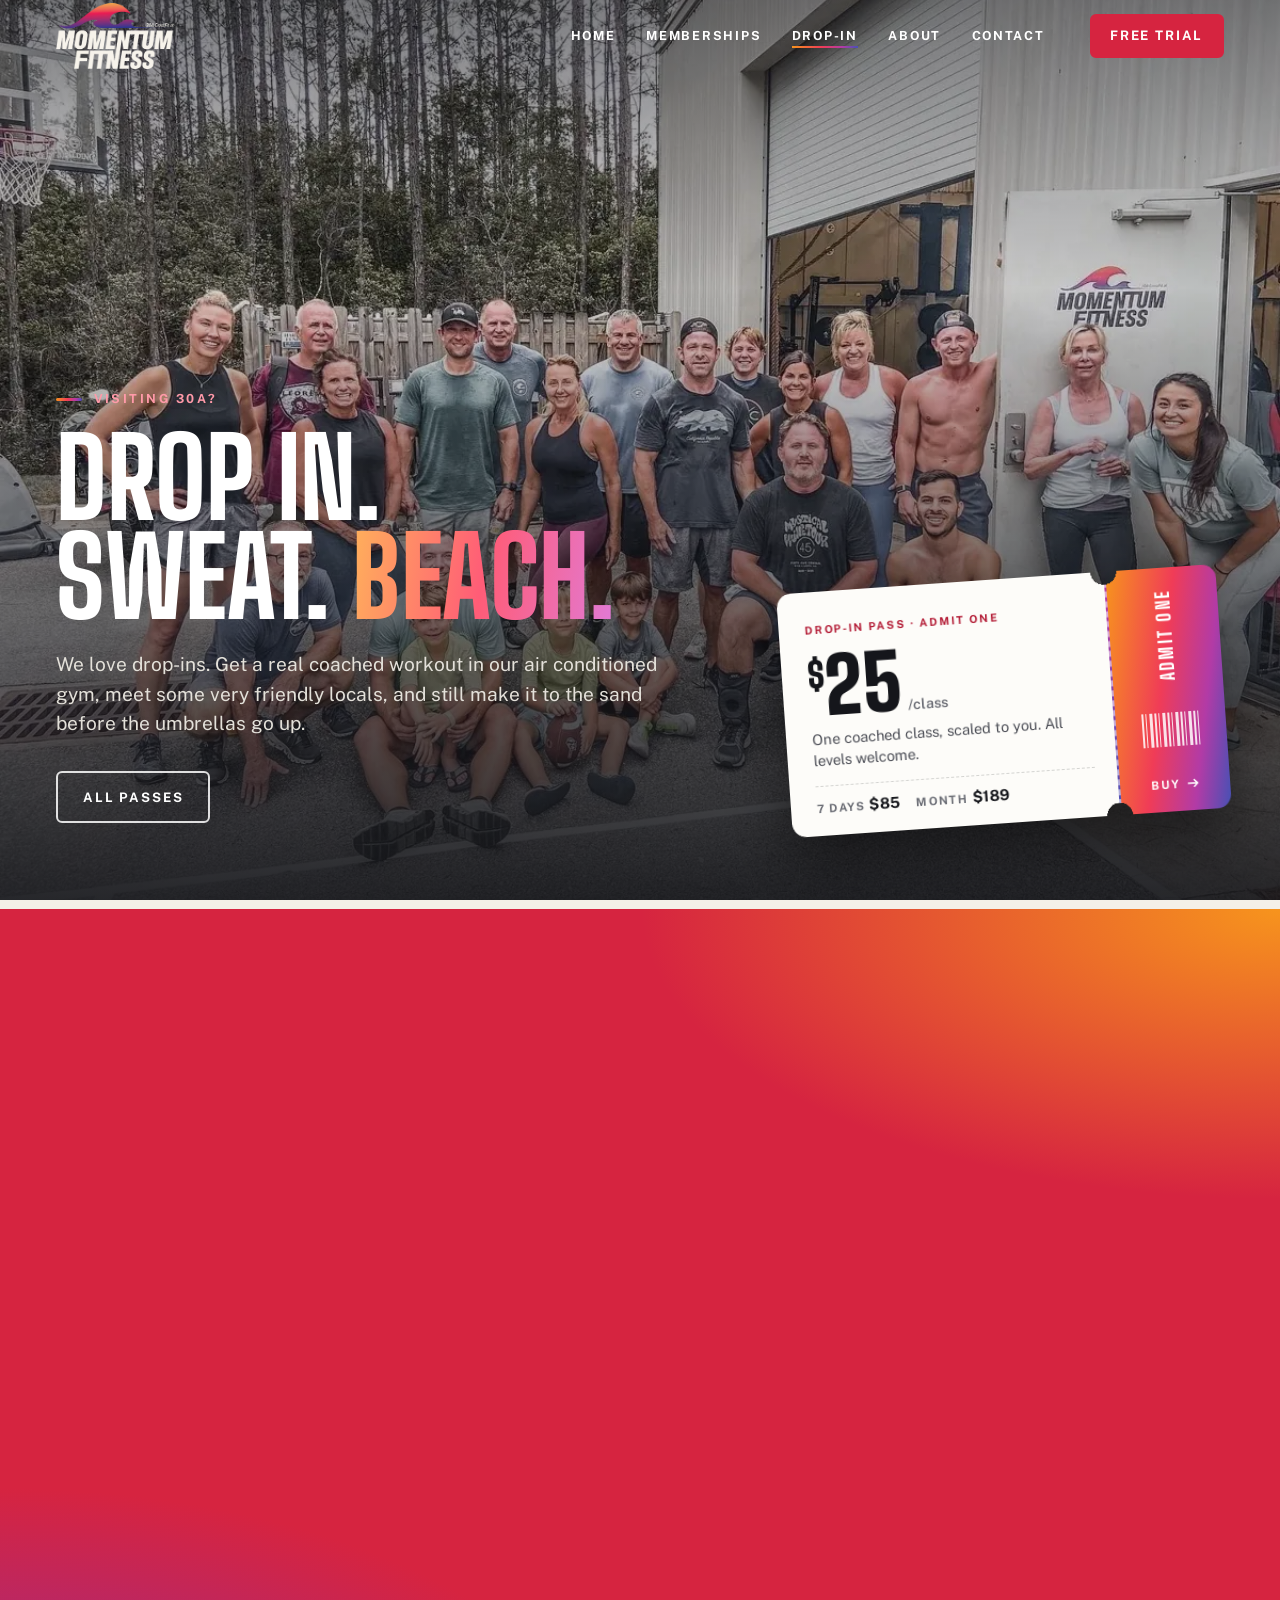
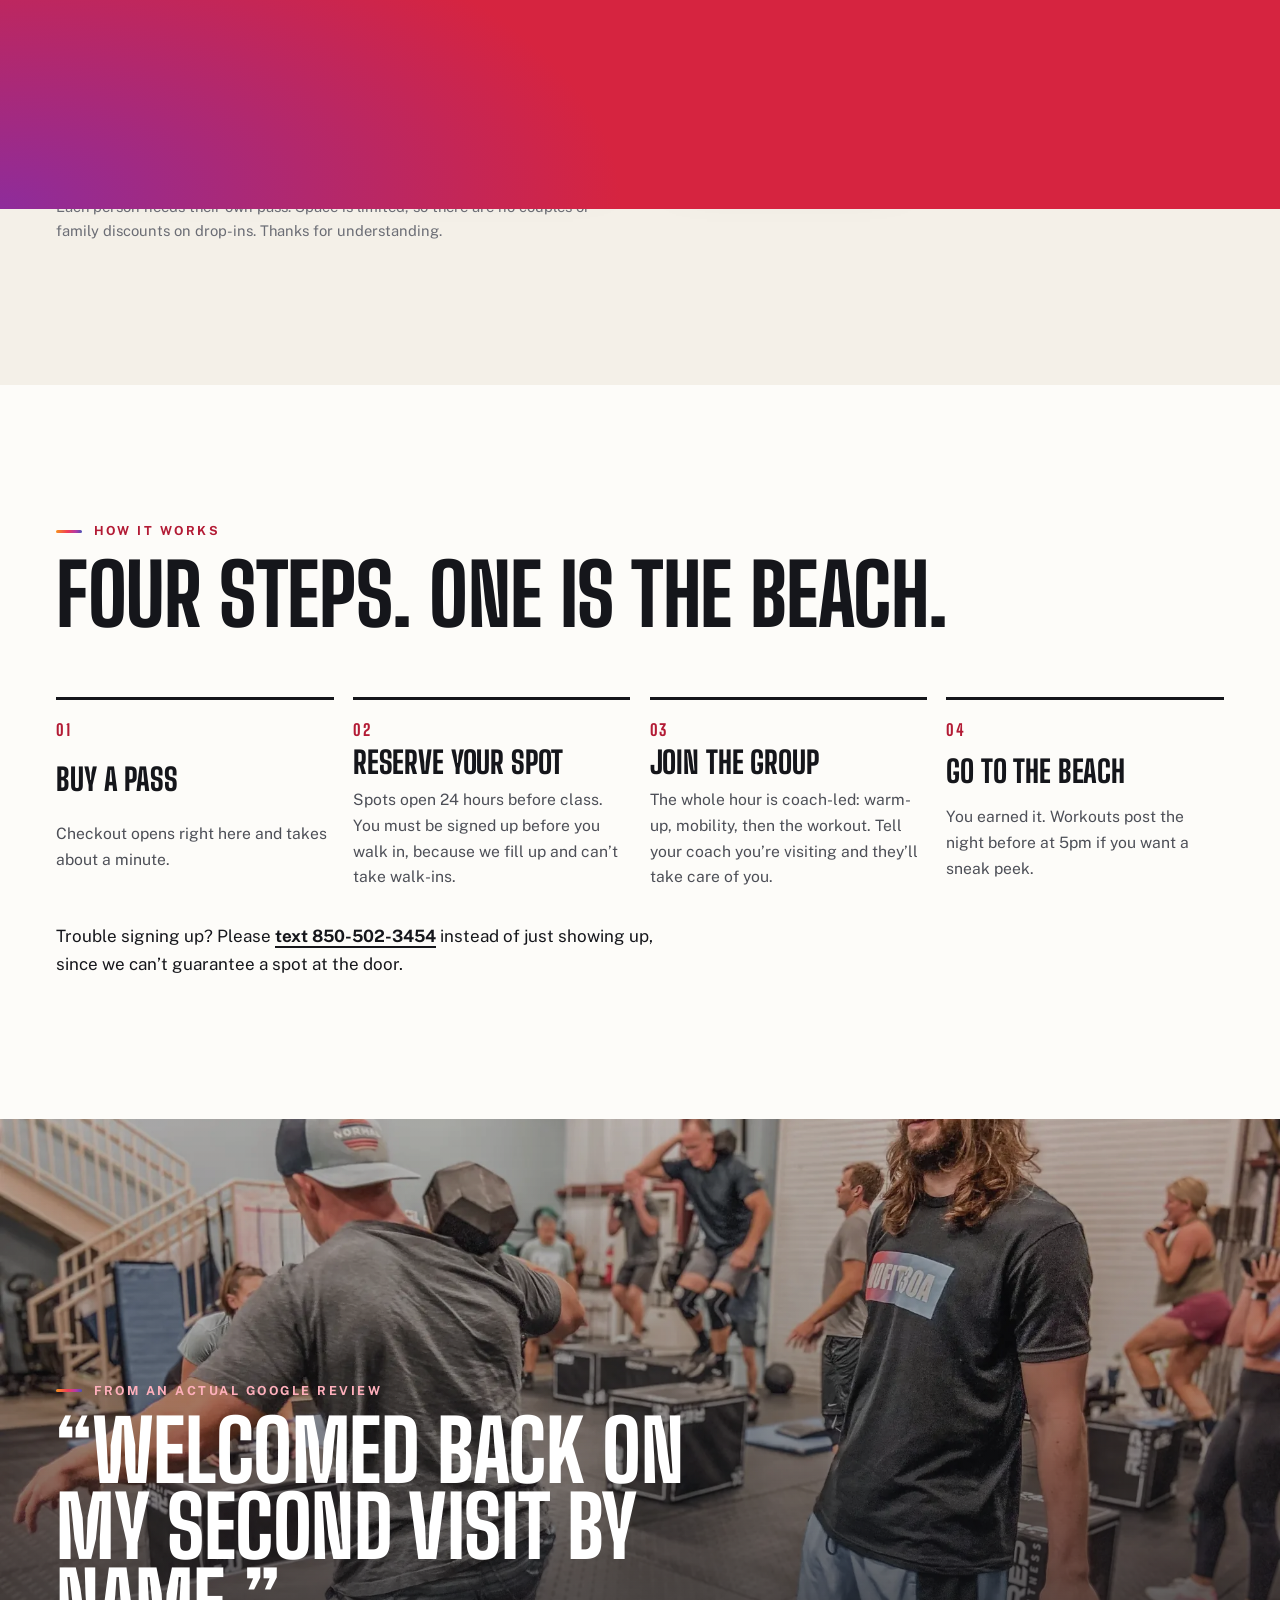
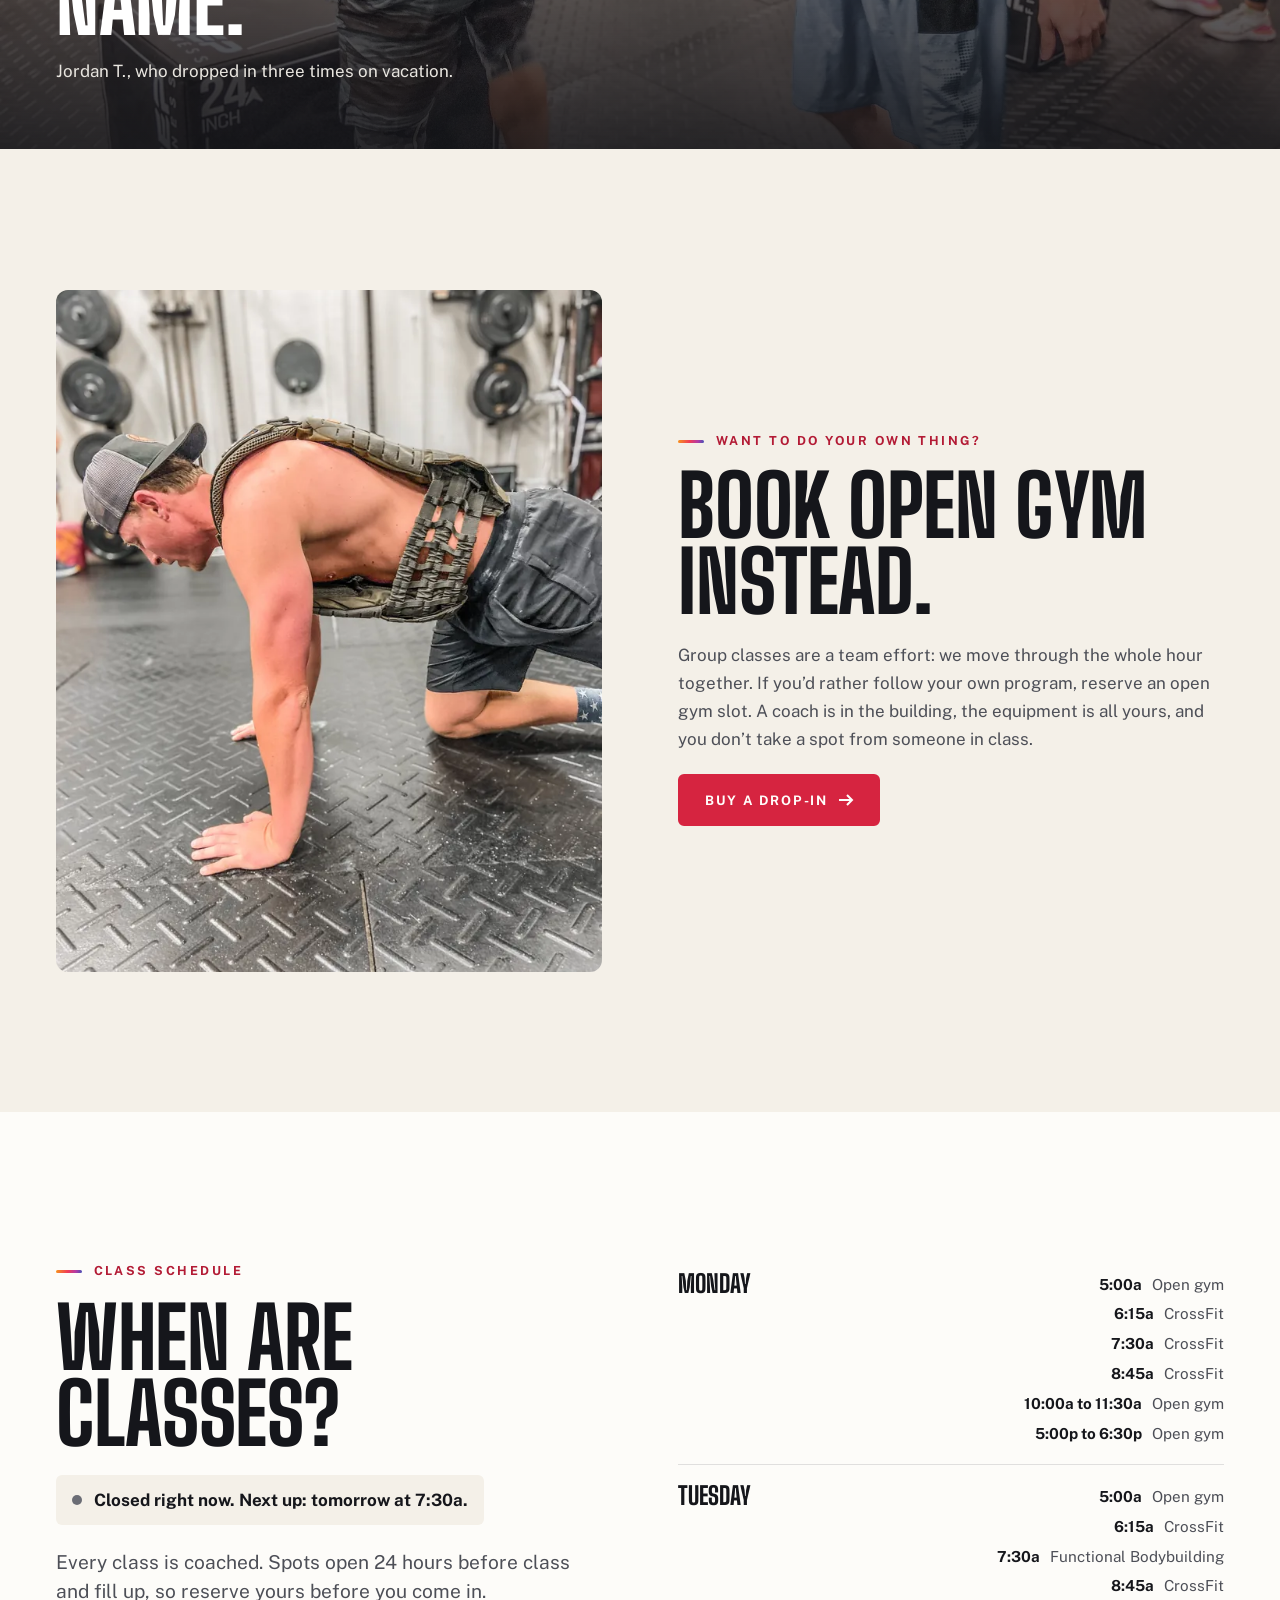
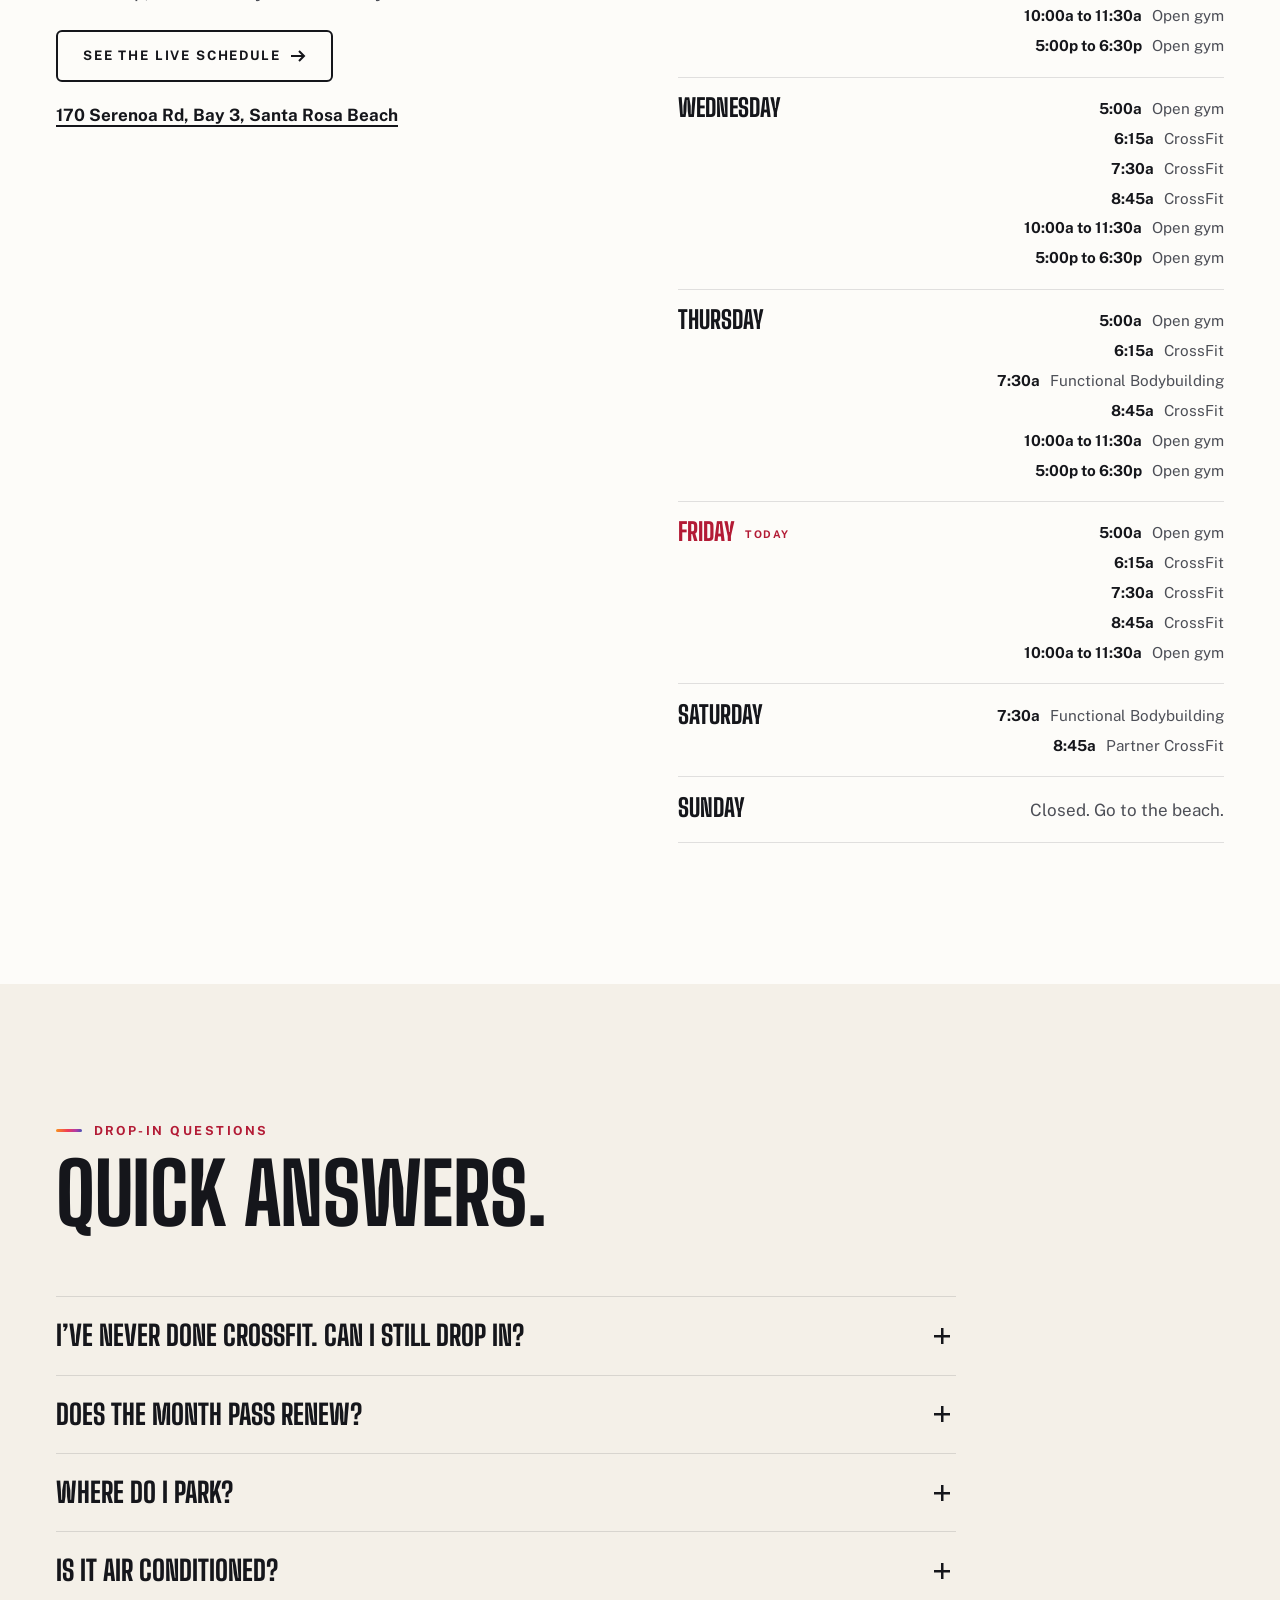
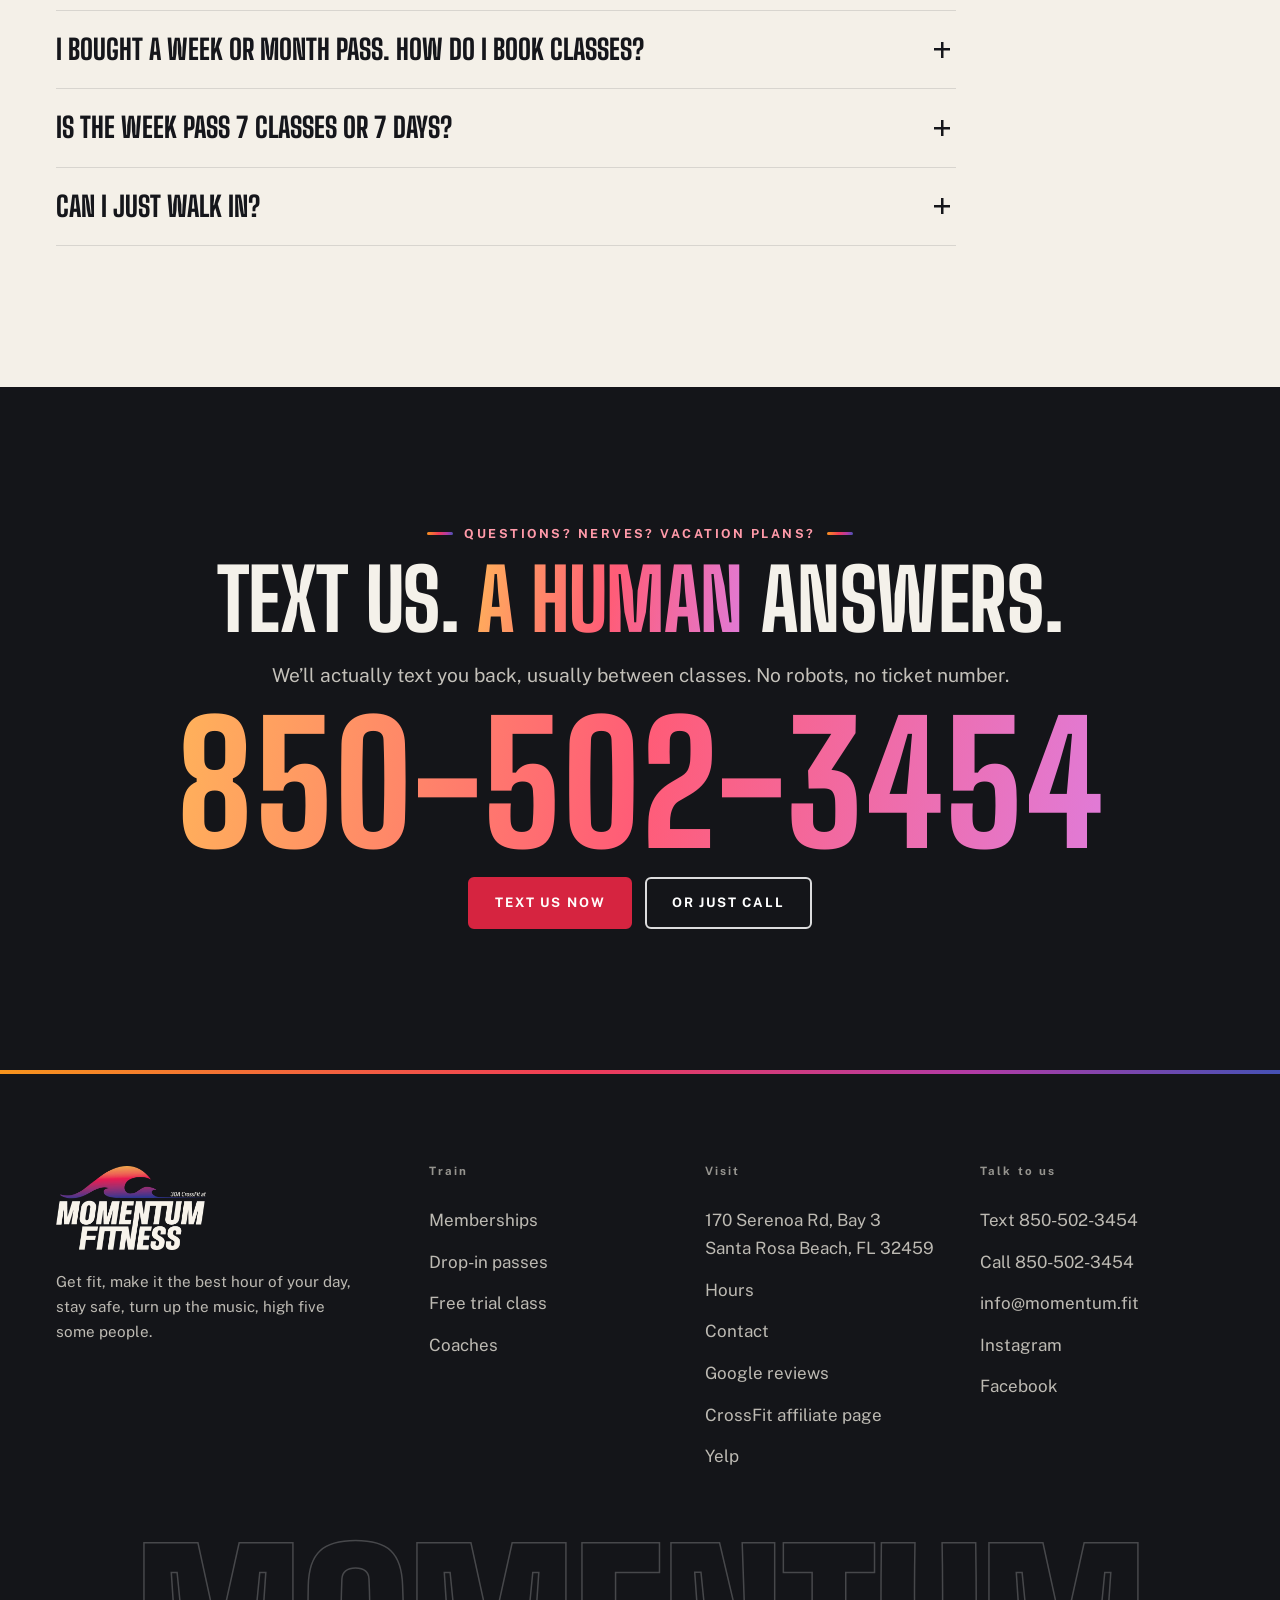
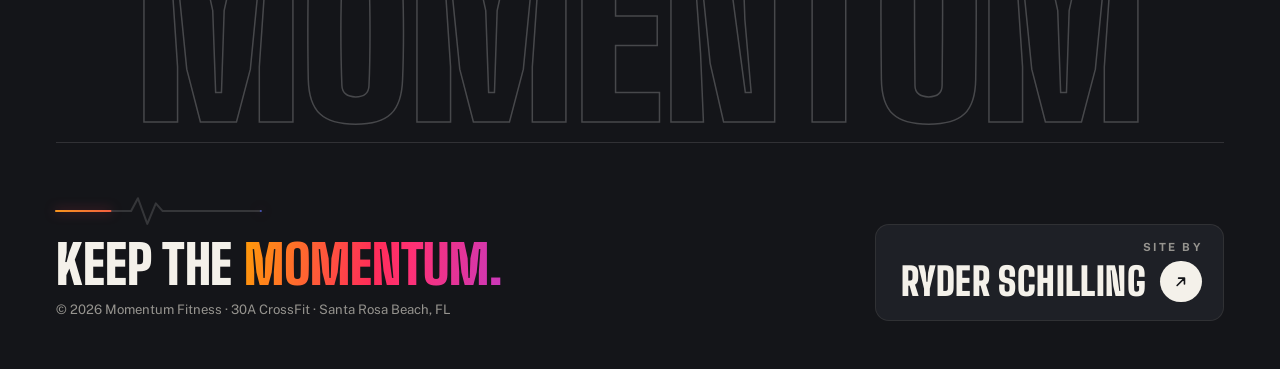
<file: drop-in.html>
<!DOCTYPE html>
<html lang="en" class="no-js">
<head>
<meta charset="UTF-8">
<meta name="viewport" content="width=device-width, initial-scale=1.0, viewport-fit=cover">
<title>Drop-In CrossFit on 30A | $25 Classes | Momentum Fitness</title>
<meta name="description" content="On vacation in Santa Rosa Beach? Drop in to a coached CrossFit class for $25, grab an $85 pass for 7 days of unlimited classes, or a month for $189. Air conditioned, beginner friendly, 5 minutes from the beach.">
<link rel="canonical" href="https://30acrossfit.com/drop-in">
<meta name="theme-color" content="#141519">
<link rel="icon" href="/favicon.ico" sizes="32x32">
<link rel="icon" href="/img/icon-192.png" type="image/png" sizes="192x192">
<link rel="apple-touch-icon" href="/img/apple-touch-icon.png">
<link rel="manifest" href="/site.webmanifest">
<meta property="og:type" content="website">
<meta property="og:site_name" content="Momentum Fitness | 30A CrossFit">
<meta property="og:title" content="Drop-In CrossFit on 30A | $25 Classes | Momentum Fitness">
<meta property="og:description" content="On vacation in Santa Rosa Beach? Drop in to a coached CrossFit class for $25, grab an $85 pass for 7 days of unlimited classes, or a month for $189. Air conditioned, beginner friendly, 5 minutes from the beach.">
<meta property="og:url" content="https://30acrossfit.com/drop-in">
<meta property="og:image" content="https://momentum-fitness-alpha.vercel.app/img/og-image.jpg">
<meta property="og:image:width" content="1200">
<meta property="og:image:height" content="630">
<meta name="twitter:card" content="summary_large_image">
<link rel="preload" href="/fonts/bigshoulders.woff2" as="font" type="font/woff2" crossorigin>
<link rel="preload" href="/fonts/publicsans.woff2" as="font" type="font/woff2" crossorigin>
<link rel="preload" href="/img/p/crew-outside.webp" as="image" fetchpriority="high">
<link rel="stylesheet" href="/css/style.css?v=20261002c">
<script>
document.documentElement.classList.replace('no-js','js');
try{if(sessionStorage.getItem('mf-nav')==='1'&&!matchMedia('(prefers-reduced-motion: reduce)').matches)document.documentElement.classList.add('is-entering');sessionStorage.removeItem('mf-nav');}catch(e){}
</script>
<script src="/js/tag.js?v=20261002c"></script>
<script async src="https://pulse.ryderschilling.com/p.js" data-site="ps_momentum"></script>
<script type="application/ld+json">
{
 "@context": "https://schema.org",
 "@graph": [
  {
   "@type": [
    "ExerciseGym",
    "LocalBusiness"
   ],
   "@id": "https://30acrossfit.com/#gym",
   "name": "Momentum Fitness | 30A CrossFit",
   "alternateName": [
    "30A CrossFit",
    "Momentum Fitness"
   ],
   "url": "https://30acrossfit.com/",
   "telephone": "+1-850-502-3454",
   "email": "info@momentum.fit",
   "image": "https://momentum-fitness-alpha.vercel.app/img/og-image.jpg",
   "logo": "https://30acrossfit.com/img/logo.webp",
   "priceRange": "$25-$530",
   "address": {
    "@type": "PostalAddress",
    "streetAddress": "170 Serenoa Rd, Bay 3",
    "addressLocality": "Santa Rosa Beach",
    "addressRegion": "FL",
    "postalCode": "32459",
    "addressCountry": "US"
   },
   "areaServed": [
    "Santa Rosa Beach",
    "30A",
    "Watersound",
    "Seagrove Beach",
    "Blue Mountain Beach",
    "Grayton Beach",
    "Panama City Beach"
   ],
   "sameAs": [
    "https://www.facebook.com/momentumfitness30a",
    "https://www.instagram.com/mofit30a",
    "https://www.google.com/maps?cid=15454889036429020316",
    "https://www.crossfit.com/gym/2493/30a-crossfit",
    "https://www.yelp.com/biz/momentum-fitness-30a-crossfit-santa-rosa-beach",
    "https://www.visitsouthwalton.com/listing/momentum-fitness-30a-crossfit/",
    "https://travel30a.com/listing/momentum-fitness/",
    "https://theecguide.com/uncategorized/momentum-fitness-30a-crossfit/"
   ],
   "aggregateRating": {
    "@type": "AggregateRating",
    "ratingValue": "4.7",
    "reviewCount": "44",
    "bestRating": "5"
   },
   "openingHoursSpecification": [
    {
     "@type": "OpeningHoursSpecification",
     "dayOfWeek": [
      "Monday",
      "Tuesday",
      "Wednesday",
      "Thursday"
     ],
     "opens": "05:00",
     "closes": "11:30"
    },
    {
     "@type": "OpeningHoursSpecification",
     "dayOfWeek": [
      "Monday",
      "Tuesday",
      "Wednesday",
      "Thursday"
     ],
     "opens": "17:00",
     "closes": "18:30"
    },
    {
     "@type": "OpeningHoursSpecification",
     "dayOfWeek": "Friday",
     "opens": "05:00",
     "closes": "11:30"
    },
    {
     "@type": "OpeningHoursSpecification",
     "dayOfWeek": "Saturday",
     "opens": "07:30",
     "closes": "10:00"
    }
   ]
  },
  {
   "@type": "WebSite",
   "@id": "https://30acrossfit.com/#site",
   "url": "https://30acrossfit.com/",
   "name": "Momentum Fitness | 30A CrossFit",
   "publisher": {
    "@id": "https://30acrossfit.com/#gym"
   }
  },
  {
   "@type": "WebPage",
   "@id": "https://30acrossfit.com/drop-in#page",
   "url": "https://30acrossfit.com/drop-in",
   "name": "Drop-In CrossFit on 30A | $25 Classes | Momentum Fitness",
   "description": "On vacation in Santa Rosa Beach? Drop in to a coached CrossFit class for $25, grab an $85 pass for 7 days of unlimited classes, or a month for $189. Air conditioned, beginner friendly, 5 minutes from the beach.",
   "isPartOf": {
    "@id": "https://30acrossfit.com/#site"
   },
   "about": {
    "@id": "https://30acrossfit.com/#gym"
   }
  },
  {
   "@type": "BreadcrumbList",
   "itemListElement": [
    {
     "@type": "ListItem",
     "position": 1,
     "name": "Home",
     "item": "https://30acrossfit.com/"
    },
    {
     "@type": "ListItem",
     "position": 2,
     "name": "Drop-In CrossFit on 30A",
     "item": "https://30acrossfit.com/drop-in"
    }
   ]
  },
  {
   "@type": "OfferCatalog",
   "name": "Drop-in passes",
   "itemListElement": [
    {
     "@type": "Offer",
     "name": "Single drop-in class",
     "price": "25",
     "priceCurrency": "USD",
     "url": "https://30acrossfit.com/drop-in"
    },
    {
     "@type": "Offer",
     "name": "Unlimited week drop-in pass",
     "price": "85",
     "priceCurrency": "USD",
     "url": "https://30acrossfit.com/drop-in"
    },
    {
     "@type": "Offer",
     "name": "1-month unlimited drop-in",
     "price": "189",
     "priceCurrency": "USD",
     "url": "https://30acrossfit.com/drop-in"
    }
   ],
   "provider": {
    "@id": "https://30acrossfit.com/#gym"
   }
  }
 ]
}
</script>
</head>
<body>
<a class="skip" href="#main">Skip to content</a>
<header class="nav nav--over" id="nav">
<div class="wrap wrap--wide nav__inner">
<a href="/" class="nav__logo" aria-label="Momentum Fitness, 30A CrossFit, home">
<img class="logo--dark" src="/img/logo.webp" alt="" width="580" height="326">
<img class="logo--light" src="/img/logo-light.webp" alt="" width="580" height="326">
</a>
<nav class="nav__links" aria-label="Primary">
<a href="/">Home</a>
<a href="/memberships">Memberships</a>
<a href="/drop-in" aria-current="page">Drop-In</a>
<a href="/about">About</a>
<a href="/contact">Contact</a>
</nav>
<a class="btn btn--solid nav__cta" href="/memberships#trial" data-plan="trial" data-loc="nav">Free Trial</a>
<button class="nav__burger" id="burger" aria-label="Open menu" aria-expanded="false" aria-controls="drawer"><span></span><span></span><span></span></button>
</div>
</header>
<div class="drawer on-dark" id="drawer">
<nav class="drawer__links" aria-label="Menu">
<a href="/"><small>01</small>Home</a>
<a href="/memberships"><small>02</small>Memberships</a>
<a href="/drop-in" aria-current="page"><small>03</small>Drop-In</a>
<a href="/about"><small>04</small>About</a>
<a href="/contact"><small>05</small>Contact</a>
</nav>
<div class="drawer__foot">
<p>Questions? A human answers the phone.</p>
<div class="btn-row">
<a class="btn btn--solid" href="sms:+18505023454">Text us</a>
<a class="btn btn--line" href="tel:+18505023454">Call 850-502-3454</a>
</div>
<p>170 Serenoa Rd, Bay 3, Santa Rosa Beach</p>
</div>
</div>
<main id="main" tabindex="-1">
<section class="phero phero--pass on-dark" aria-labelledby="ph-h">
<div class="phero__bg"><img src="/img/p/crew-outside.webp" srcset="/img/p/crew-outside-700.webp 700w, /img/p/crew-outside.webp 1200w" sizes="100vw" alt="A big group of members and drop-ins outside the gym after a morning class" width="1200" height="903" fetchpriority="high"></div>
<div class="wrap phero__grid">
<div>
<span class="eyebrow">Visiting 30A?</span>
<h1 id="ph-h" data-split style="margin-top:1.2rem">Drop in. Sweat. <em>Beach.</em></h1>
<p class="lead">We love drop-ins. Get a real coached workout in our air conditioned gym, meet some very friendly locals, and still make it to the sand before the umbrellas go up.</p>
<div class="btn-row" style="margin-top:2rem"><a class="btn btn--line" href="#passes">All passes</a></div>
</div>
<div class="ticket-wrap">
<div class="ticket">
<div class="ticket__main">
<span class="ticket__kick">Drop-in pass &middot; Admit one</span>
<div class="ticket__price"><sup>$</sup>25<small>/class</small></div>
<p class="ticket__what">One coached class, scaled to you. All levels welcome.</p>
<div class="ticket__more"><span>7 days <b>$85</b></span><span>Month <b>$189</b></span></div>
</div>
<a class="ticket__stub" href="/drop-in" data-plan="dropin" data-cursor="Buy pass"><span class="ticket__admit">Admit one</span><span class="ticket__code" aria-hidden="true"></span><span class="ticket__buy">Buy <svg viewBox="0 0 16 16" fill="none" aria-hidden="true"><path d="M1 8h13M9 3l5 5-5 5" stroke="currentColor" stroke-width="2"/></svg></span></a>
</div>
</div>
</div>
</section>

<section class="pad band" id="passes" aria-labelledby="passes-h">
<div class="wrap">
<div class="sec-head"><span class="eyebrow">Passes</span><h2 id="passes-h" data-split>How long are you in town?</h2></div>
<div class="plans">
<article class="plan rv">
<h3>Single Class</h3>
<p class="plan__for">Here for a long weekend.</p>
<div class="price"><sup>$</sup>25<small>/class</small></div>
<ul><li>One coached class</li><li>CrossFit, Functional Bodybuilding, or open gym</li><li>Reserve your spot online first</li></ul>
<a class="btn btn--line" href="/memberships" data-plan="dropin">Buy pass <svg viewBox="0 0 16 16" fill="none" aria-hidden="true"><path d="M1 8h13M9 3l5 5-5 5" stroke="currentColor" stroke-width="2"/></svg></a>
</article>
<article class="plan rv plan--hot"><span class="plan__flag">Best value</span>
<h3>Week Pass</h3>
<p class="plan__for">Here for the week.</p>
<div class="price"><sup>$</sup>85<small>/7 days</small></div>
<ul><li>As many classes as you want</li><li>7 calendar days from the day you buy, not 7 classes</li><li>We&rsquo;re closed Sundays, so plan around it</li></ul><p class="plan__app">Here all week? Reserve classes in <a class="link" href="https://apps.apple.com/app/id6758393962" target="_blank" rel="noopener">our app</a>.</p>
<a class="btn btn--solid" href="/memberships" data-plan="dropin-week">Buy pass <svg viewBox="0 0 16 16" fill="none" aria-hidden="true"><path d="M1 8h13M9 3l5 5-5 5" stroke="currentColor" stroke-width="2"/></svg></a>
</article>
<article class="plan rv">
<h3>Month Pass</h3>
<p class="plan__for">Snowbirds and long stays.</p>
<div class="price"><sup>$</sup>189<small>/month</small></div>
<ul><li>Unlimited classes for a month</li><li>Does not auto-renew</li><li>No commitment after</li></ul><p class="plan__app">Reserve classes in <a class="link" href="https://apps.apple.com/app/id6758393962" target="_blank" rel="noopener">our app</a> so you never pay twice.</p>
<a class="btn btn--line" href="/memberships" data-plan="dropin-month">Buy pass <svg viewBox="0 0 16 16" fill="none" aria-hidden="true"><path d="M1 8h13M9 3l5 5-5 5" stroke="currentColor" stroke-width="2"/></svg></a>
</article>
</div>
<p class="muted" style="margin-top:1.4rem;font-size:.92rem">Each person needs their own pass. Space is limited, so there are no couples or family discounts on drop-ins. Thanks for understanding.</p>
</div>
</section>

<section class="pad" aria-labelledby="how-h">
<div class="wrap">
<div class="sec-head"><span class="eyebrow">How it works</span><h2 id="how-h" data-split>Four steps. One is the beach.</h2></div>
<div class="steps">
<div class="step rv"><h3>Buy a pass</h3><p>Checkout opens right here and takes about a minute.</p></div>
<div class="step rv" style="--d:100ms"><h3>Reserve your spot</h3><p>Spots open 24 hours before class. You must be signed up before you walk in, because we fill up and can&rsquo;t take walk-ins.</p></div>
<div class="step rv" style="--d:200ms"><h3>Join the group</h3><p>The whole hour is coach-led: warm-up, mobility, then the workout. Tell your coach you&rsquo;re visiting and they&rsquo;ll take care of you.</p></div>
<div class="step rv" style="--d:300ms"><h3>Go to the beach</h3><p>You earned it. Workouts post the night before at 5pm if you want a sneak peek.</p></div>
</div>
<p style="margin-top:2rem">Trouble signing up? Please <a class="link" href="sms:+18505023454">text 850-502-3454</a> instead of just showing up, since we can&rsquo;t guarantee a spot at the door.</p>
</div>
</section>

<section class="banner" aria-labelledby="banner-h">
<img src="/img/p/boxjump.webp" srcset="/img/p/boxjump-700.webp 700w, /img/p/boxjump.webp 1200w, /img/p/boxjump-2000.webp 2000w" sizes="100vw" alt="Members doing box jumps mid-class" width="1200" height="900" loading="lazy" decoding="async">
<div class="wrap">
<span class="eyebrow" style="color:#FFB0BC">From an actual Google review</span>
<h2 id="banner-h" style="max-width:18ch">&ldquo;Welcomed back on my second visit by name.&rdquo;</h2>
<p>Jordan T., who dropped in three times on vacation.</p>
</div>
</section>

<section class="pad band" id="open-gym" aria-labelledby="og-h">
<div class="wrap split-f">
<div class="split-f__media rv"><img src="/img/p/vest.webp" srcset="/img/p/vest-700.webp 700w, /img/p/vest.webp 1200w, /img/p/vest-2000.webp 2000w" sizes="(max-width: 900px) 100vw, 45vw" alt="A member grinding through a workout in a weighted vest" width="1200" height="1500" loading="lazy" decoding="async"></div>
<div class="split-f__copy">
<span class="eyebrow">Want to do your own thing?</span>
<h2 id="og-h" data-split>Book open gym instead.</h2>
<p>Group classes are a team effort: we move through the whole hour together. If you&rsquo;d rather follow your own program, reserve an open gym slot. A coach is in the building, the equipment is all yours, and you don&rsquo;t take a spot from someone in class.</p>
<div class="btn-row"><a class="btn btn--solid" href="/drop-in" data-plan="dropin">Buy a drop-in <svg viewBox="0 0 16 16" fill="none" aria-hidden="true"><path d="M1 8h13M9 3l5 5-5 5" stroke="currentColor" stroke-width="2"/></svg></a></div>
</div>
</div>
</section>

<section class="pad hours hours--sched" id="hours" aria-labelledby="hours-h">
<div class="wrap hours__grid">
<div>
<span class="eyebrow">Class schedule</span>
<h2 id="hours-h" style="margin-top:1.2rem" data-split>When are classes?</h2>
<p class="status" data-status role="status"><i aria-hidden="true"></i><span>Mornings every day but Sunday, evenings Monday to Thursday.</span></p>
<p class="lead" style="margin-top:1.4rem">Every class is coached. Spots open 24 hours before class and fill up, so reserve yours before you come in.</p>
<div class="btn-row" style="margin-top:1.4rem"><a class="btn btn--line" href="https://momentumfitness.pushpress.com/landing/calendar" target="_blank" rel="noopener" data-cursor="Open">See the live schedule <svg viewBox="0 0 16 16" fill="none" aria-hidden="true"><path d="M1 8h13M9 3l5 5-5 5" stroke="currentColor" stroke-width="2"/></svg></a></div>
<p style="margin-top:1.2rem"><a class="link" href="https://maps.google.com/?q=Momentum+Fitness+30A+CrossFit+170+Serenoa+Rd+Santa+Rosa+Beach+FL" target="_blank" rel="noopener">170 Serenoa Rd, Bay 3, Santa Rosa Beach</a></p>
</div>
<table>
<caption class="sr-only">Weekly class schedule, US Central time</caption>
<tbody>
<tr data-day="1"><th scope="row">Monday</th><td><ul class="sched"><li><b>5:00a</b> Open gym</li><li><b>6:15a</b> CrossFit</li><li><b>7:30a</b> CrossFit</li><li><b>8:45a</b> CrossFit</li><li><b>10:00a to 11:30a</b> Open gym</li><li><b>5:00p to 6:30p</b> Open gym</li></ul></td></tr><tr data-day="2"><th scope="row">Tuesday</th><td><ul class="sched"><li><b>5:00a</b> Open gym</li><li><b>6:15a</b> CrossFit</li><li><b>7:30a</b> Functional Bodybuilding</li><li><b>8:45a</b> CrossFit</li><li><b>10:00a to 11:30a</b> Open gym</li><li><b>5:00p to 6:30p</b> Open gym</li></ul></td></tr><tr data-day="3"><th scope="row">Wednesday</th><td><ul class="sched"><li><b>5:00a</b> Open gym</li><li><b>6:15a</b> CrossFit</li><li><b>7:30a</b> CrossFit</li><li><b>8:45a</b> CrossFit</li><li><b>10:00a to 11:30a</b> Open gym</li><li><b>5:00p to 6:30p</b> Open gym</li></ul></td></tr><tr data-day="4"><th scope="row">Thursday</th><td><ul class="sched"><li><b>5:00a</b> Open gym</li><li><b>6:15a</b> CrossFit</li><li><b>7:30a</b> Functional Bodybuilding</li><li><b>8:45a</b> CrossFit</li><li><b>10:00a to 11:30a</b> Open gym</li><li><b>5:00p to 6:30p</b> Open gym</li></ul></td></tr><tr data-day="5"><th scope="row">Friday</th><td><ul class="sched"><li><b>5:00a</b> Open gym</li><li><b>6:15a</b> CrossFit</li><li><b>7:30a</b> CrossFit</li><li><b>8:45a</b> CrossFit</li><li><b>10:00a to 11:30a</b> Open gym</li></ul></td></tr><tr data-day="6"><th scope="row">Saturday</th><td><ul class="sched"><li><b>7:30a</b> Functional Bodybuilding</li><li><b>8:45a</b> Partner CrossFit</li></ul></td></tr><tr data-day="0"><th scope="row">Sunday</th><td>Closed. Go to the beach.</td></tr>
</tbody>
</table>
</div>
</section>

<section class="pad band" aria-labelledby="dfaq-h">
<div class="wrap">
<div class="sec-head"><span class="eyebrow">Drop-in questions</span><h2 id="dfaq-h" data-split>Quick answers.</h2></div>
<div class="faq"><details><summary>I&rsquo;ve never done CrossFit. Can I still drop in?</summary><div class="ans"><p>Yes. Tell your coach when you get there and they&rsquo;ll scale everything for you. You won&rsquo;t be the first person to try CrossFit on vacation.</p></div></details><details><summary>Does the month pass renew?</summary><div class="ans"><p>No. The 1-month unlimited drop-in pass ends after a month and never charges you again.</p></div></details><details><summary>Where do I park?</summary><div class="ans"><p>We&rsquo;re at 170 Serenoa Rd, Bay 3, in Santa Rosa Beach. <a class="link" href="https://maps.google.com/?q=Momentum+Fitness+30A+CrossFit+170+Serenoa+Rd+Santa+Rosa+Beach+FL" target="_blank" rel="noopener">Open it in Maps</a> and text us if you get turned around.</p></div></details><details><summary>Is it air conditioned?</summary><div class="ans"><p>Yes. It&rsquo;s Florida. We&rsquo;re not monsters.</p></div></details><details><summary>I bought a week or month pass. How do I book classes?</summary><div class="ans"><p>Download <a class="link" href="https://apps.apple.com/app/id6758393962" target="_blank" rel="noopener">the Momentum Fitness 30A app</a> and reserve your spots there. If you try to book through the website you&rsquo;ll get asked to pay again, and nobody wants that. You only need the app for a week or month pass.</p></div></details><details><summary>Is the week pass 7 classes or 7 days?</summary><div class="ans"><p>7 days in a row, starting the day you buy it. Go as many times as you want in that window. Heads up, we&rsquo;re closed Sundays.</p></div></details><details><summary>Can I just walk in?</summary><div class="ans"><p>Please don&rsquo;t. Buy a pass and reserve your spot online first. Classes fill up and we hate turning people away at the door.</p></div></details></div>
</div>
</section>

<section class="pad textcta on-dark" id="text-us" aria-labelledby="text-h">
<div class="wrap">
<span class="eyebrow">Questions? Nerves? Vacation plans?</span>
<h2 id="text-h" data-split>Text us. <em>A human</em> answers.</h2>
<p class="lead">We&rsquo;ll actually text you back, usually between classes. No robots, no ticket number.</p>
<a class="textcta__num" href="sms:+18505023454" aria-label="Text 850-502-3454">850-502-3454</a>
<div class="btn-row" style="justify-content:center">
<a class="btn btn--solid" href="sms:+18505023454">Text us now</a>
<a class="btn btn--line" href="tel:+18505023454">Or just call</a>
</div>
</div>
</section>
</main>
<footer class="footer">
<div class="wrap wrap--wide">
<div class="footer__top">
<div class="footer__brand">
<img src="/img/logo-light.webp" alt="Momentum Fitness, 30A CrossFit" width="580" height="326" loading="lazy">
<p>Get fit, make it the best hour of your day, stay safe, turn up the music, high five some people.</p>
</div>
<div class="footer__col">
<p class="footer__h">Train</p>
<a href="/memberships">Memberships</a>
<a href="/drop-in">Drop-in passes</a>
<a href="/memberships#trial" data-plan="trial" data-loc="footer">Free trial class</a>
<a href="/about#coaches">Coaches</a>
</div>
<div class="footer__col">
<p class="footer__h">Visit</p>
<a href="https://maps.google.com/?q=Momentum+Fitness+30A+CrossFit+170+Serenoa+Rd+Santa+Rosa+Beach+FL" target="_blank" rel="noopener">170 Serenoa Rd, Bay&nbsp;3<br>Santa Rosa Beach, FL 32459</a>
<a href="/#hours">Hours</a>
<a href="/contact">Contact</a>
<a href="https://www.google.com/maps?cid=15454889036429020316" target="_blank" rel="noopener">Google reviews</a>
<a href="https://www.crossfit.com/gym/2493/30a-crossfit" target="_blank" rel="noopener">CrossFit affiliate page</a>
<a href="https://www.yelp.com/biz/momentum-fitness-30a-crossfit-santa-rosa-beach" target="_blank" rel="noopener">Yelp</a>
</div>
<div class="footer__col">
<p class="footer__h">Talk to us</p>
<a href="sms:+18505023454">Text 850-502-3454</a>
<a href="tel:+18505023454">Call 850-502-3454</a>
<a href="mailto:info@momentum.fit">info@momentum.fit</a>
<a href="https://instagram.com/mofit30a" target="_blank" rel="noopener">Instagram</a>
<a href="https://facebook.com/momentumfitness30a" target="_blank" rel="noopener">Facebook</a>
</div>
</div>
<div class="footer__word">Momentum</div>
<div class="footer__bottom">
<div class="fb-left">
<svg class="fb-pulse" viewBox="0 0 240 40" aria-hidden="true" focusable="false"><defs><linearGradient id="fbSun" x1="0" x2="1"><stop offset="0" stop-color="#F7941D"/><stop offset=".45" stop-color="#F03C57"/><stop offset=".76" stop-color="#B23BA6"/><stop offset="1" stop-color="#4551B5"/></linearGradient></defs><path class="fb-pulse__base" d="M0 20H78L88 20L96 5L107 35L117 11L125 20H240" pathLength="1"/><path class="fb-pulse__run" d="M0 20H78L88 20L96 5L107 35L117 11L125 20H240" pathLength="1"/></svg>
<p class="fb-tag">Keep the <em>momentum.</em></p>
<p class="fb-copy">&copy; <span id="yr">2026</span> Momentum Fitness &middot; 30A CrossFit &middot; Santa Rosa Beach, FL</p>
</div>
<a class="fb-credit" href="https://ryderschilling.com" target="_blank" rel="noopener" aria-label="Site by Ryder Schilling (opens in a new tab)">
<span class="fb-credit__k">Site by</span>
<span class="fb-credit__row"><span class="fb-credit__name"><span class="fb-roll" data-text="Ryder Schilling">Ryder Schilling</span></span><span class="fb-credit__arrow" aria-hidden="true"><svg viewBox="0 0 24 24"><path d="M7 17L17 7M9 7h8v8" fill="none" stroke="currentColor" stroke-width="2.2" stroke-linecap="round" stroke-linejoin="round"/></svg></span></span>
</a>
</div>
</div>
</footer>
<dialog class="checkout" id="checkout" aria-labelledby="co-title">
<div class="checkout__panel">
<div class="checkout__head">
<span class="checkout__kicker">Checkout</span>
<h2 class="checkout__title" id="co-title">Checkout</h2>
<p class="checkout__note"></p>
<button class="checkout__close" type="button" aria-label="Close checkout"><svg viewBox="0 0 18 18" aria-hidden="true"><path d="M2 2l14 14M16 2L2 16" stroke="currentColor" stroke-width="2.4"/></svg></button>
</div>
<div class="checkout__body">
<div class="checkout__loading" aria-hidden="true"><img src="/img/badge.webp" alt="" width="64" height="64">Loading secure checkout</div>
</div>
<div class="checkout__foot">
<span>Secure checkout by PushPress</span>
<a data-ext href="#" target="_blank" rel="noopener">Open in a new tab</a>
</div>
</div>
</dialog>
<script src="/js/vendor/lenis.min.js" defer></script>
<script src="/js/main.js?v=20261002c" defer></script>
</body>
</html>
</file>
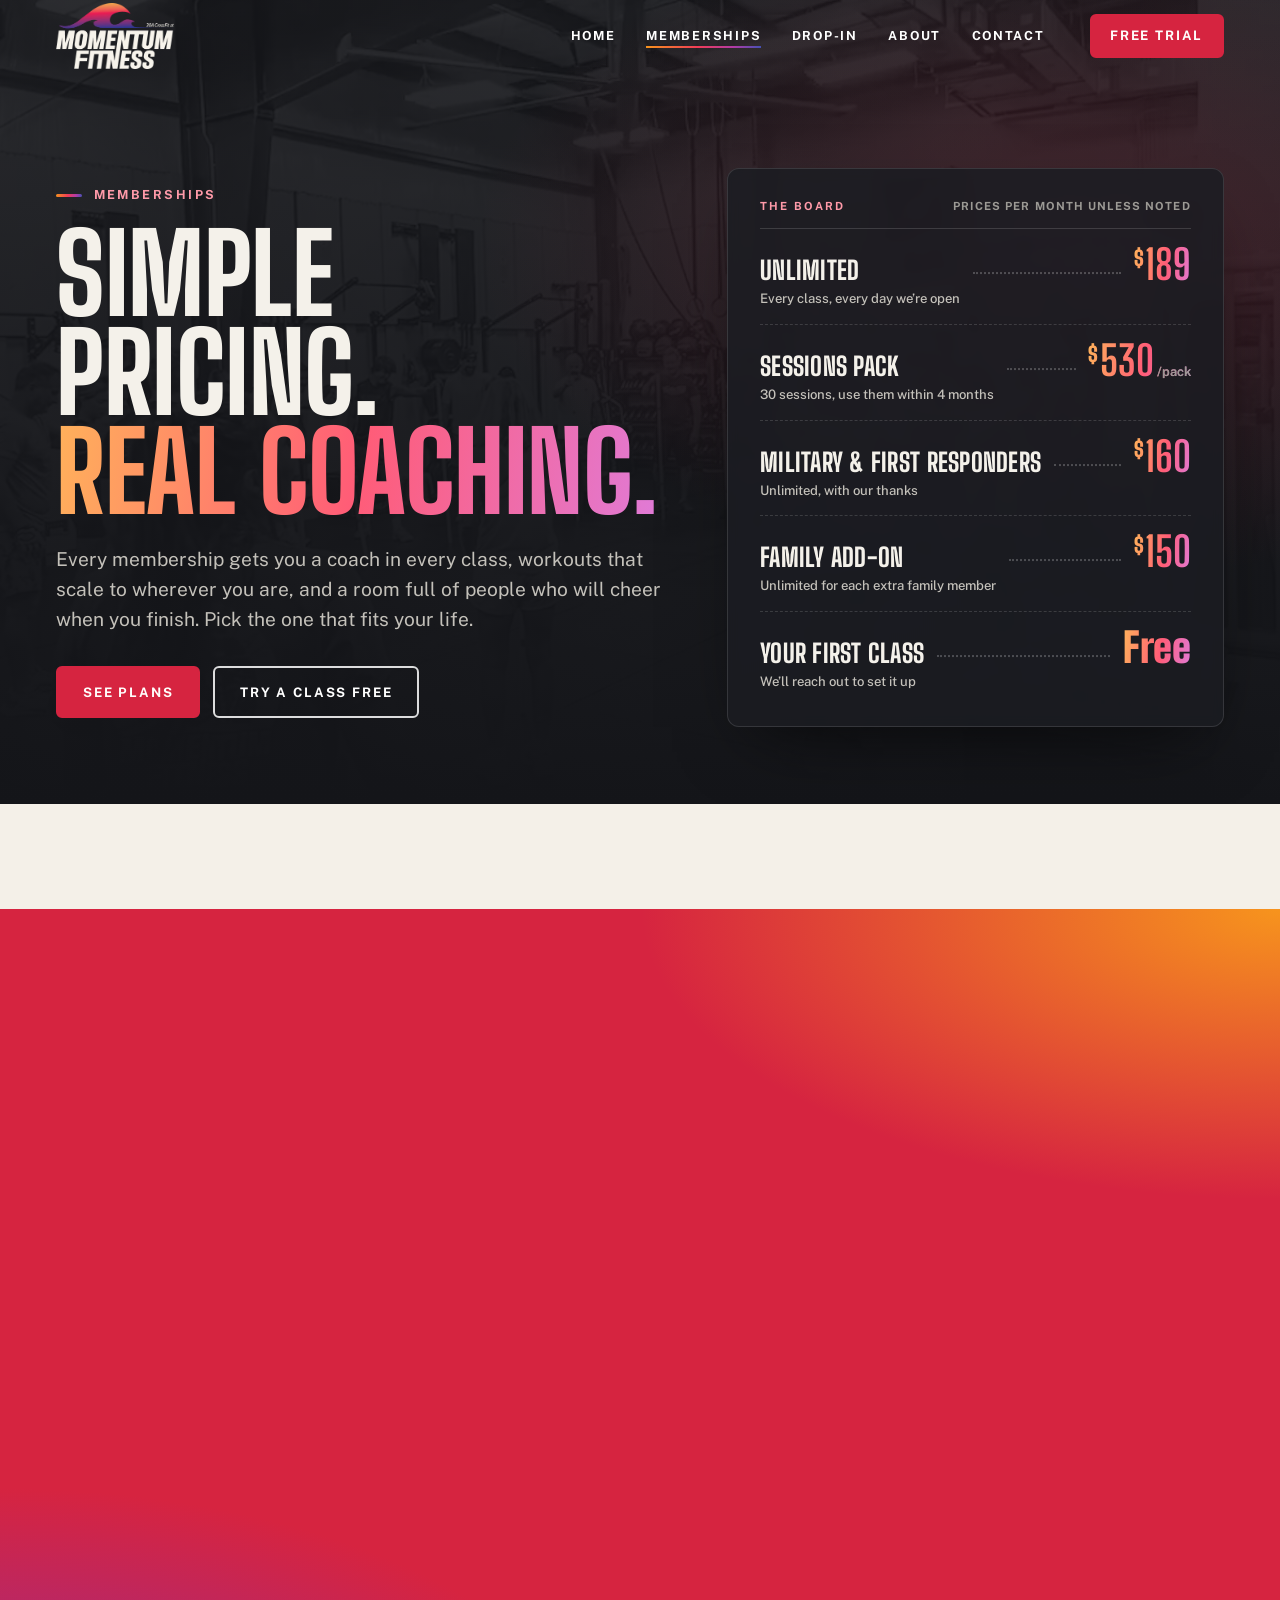
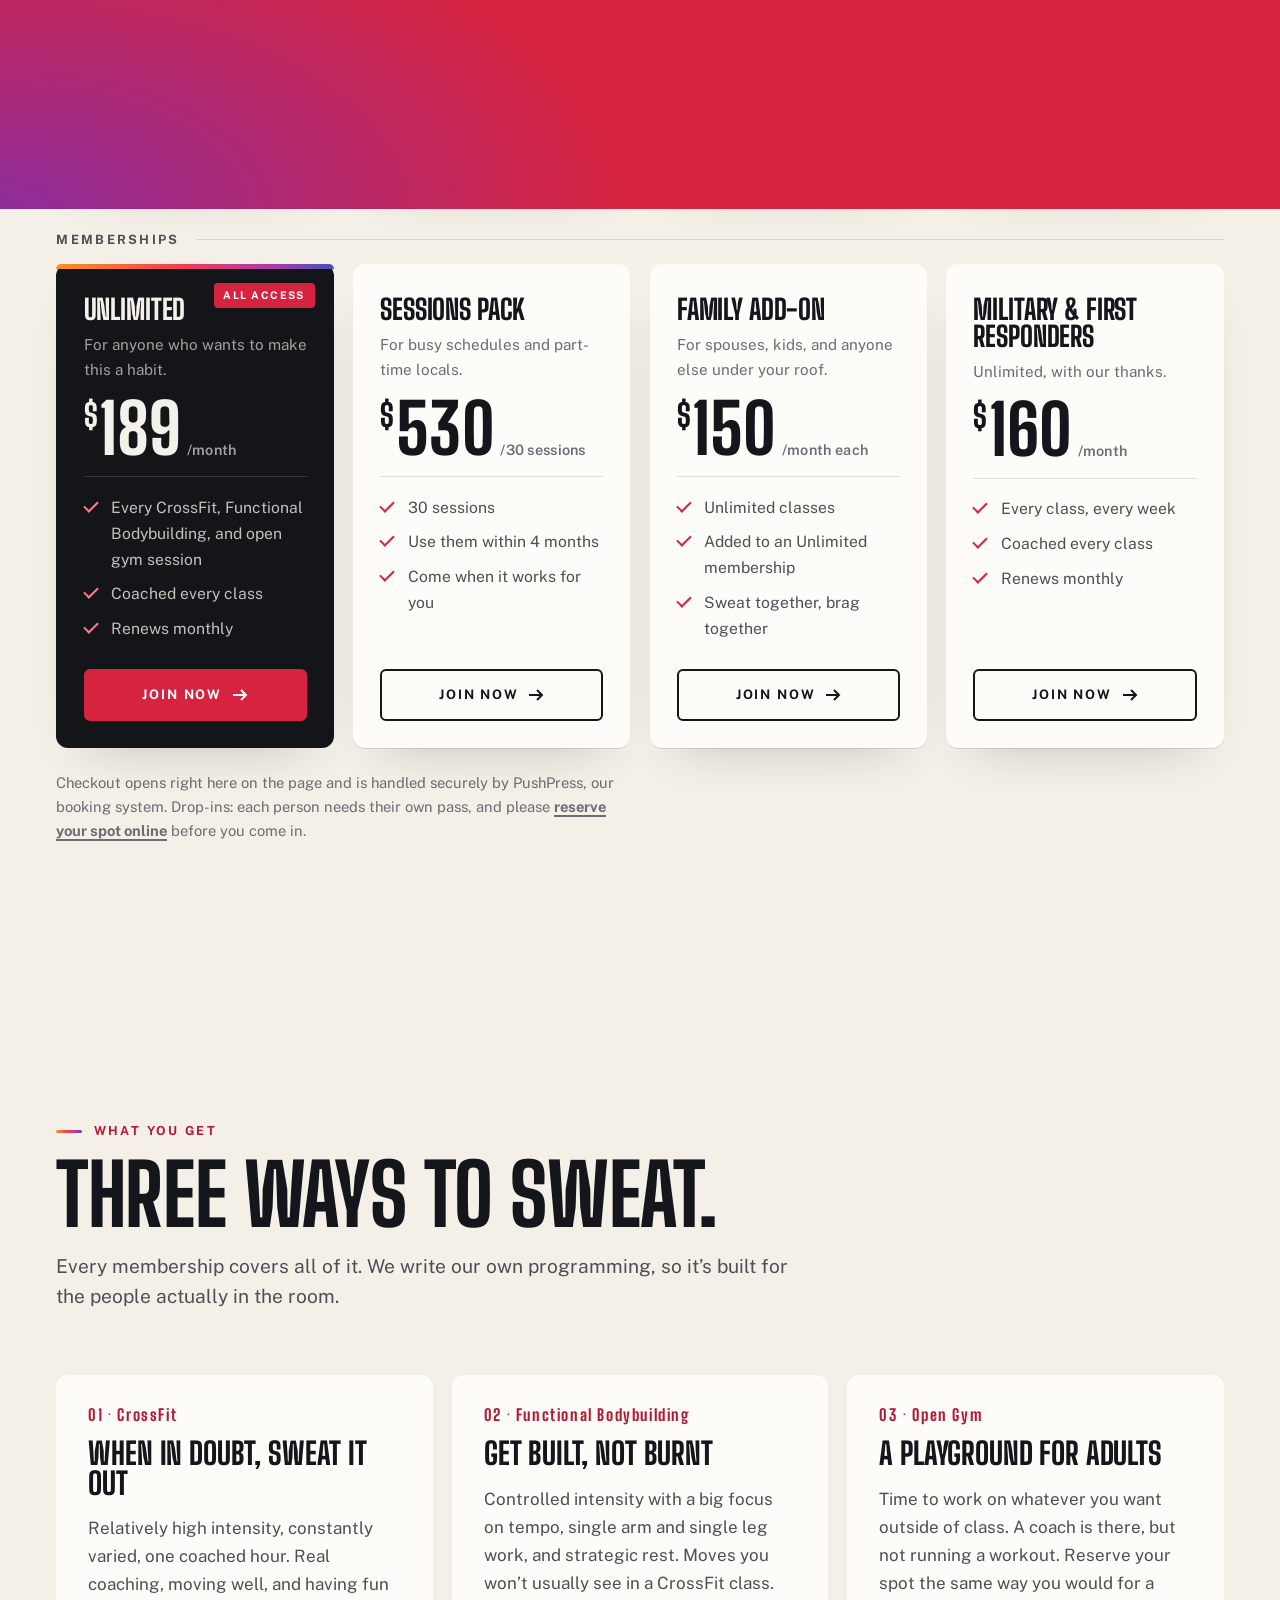
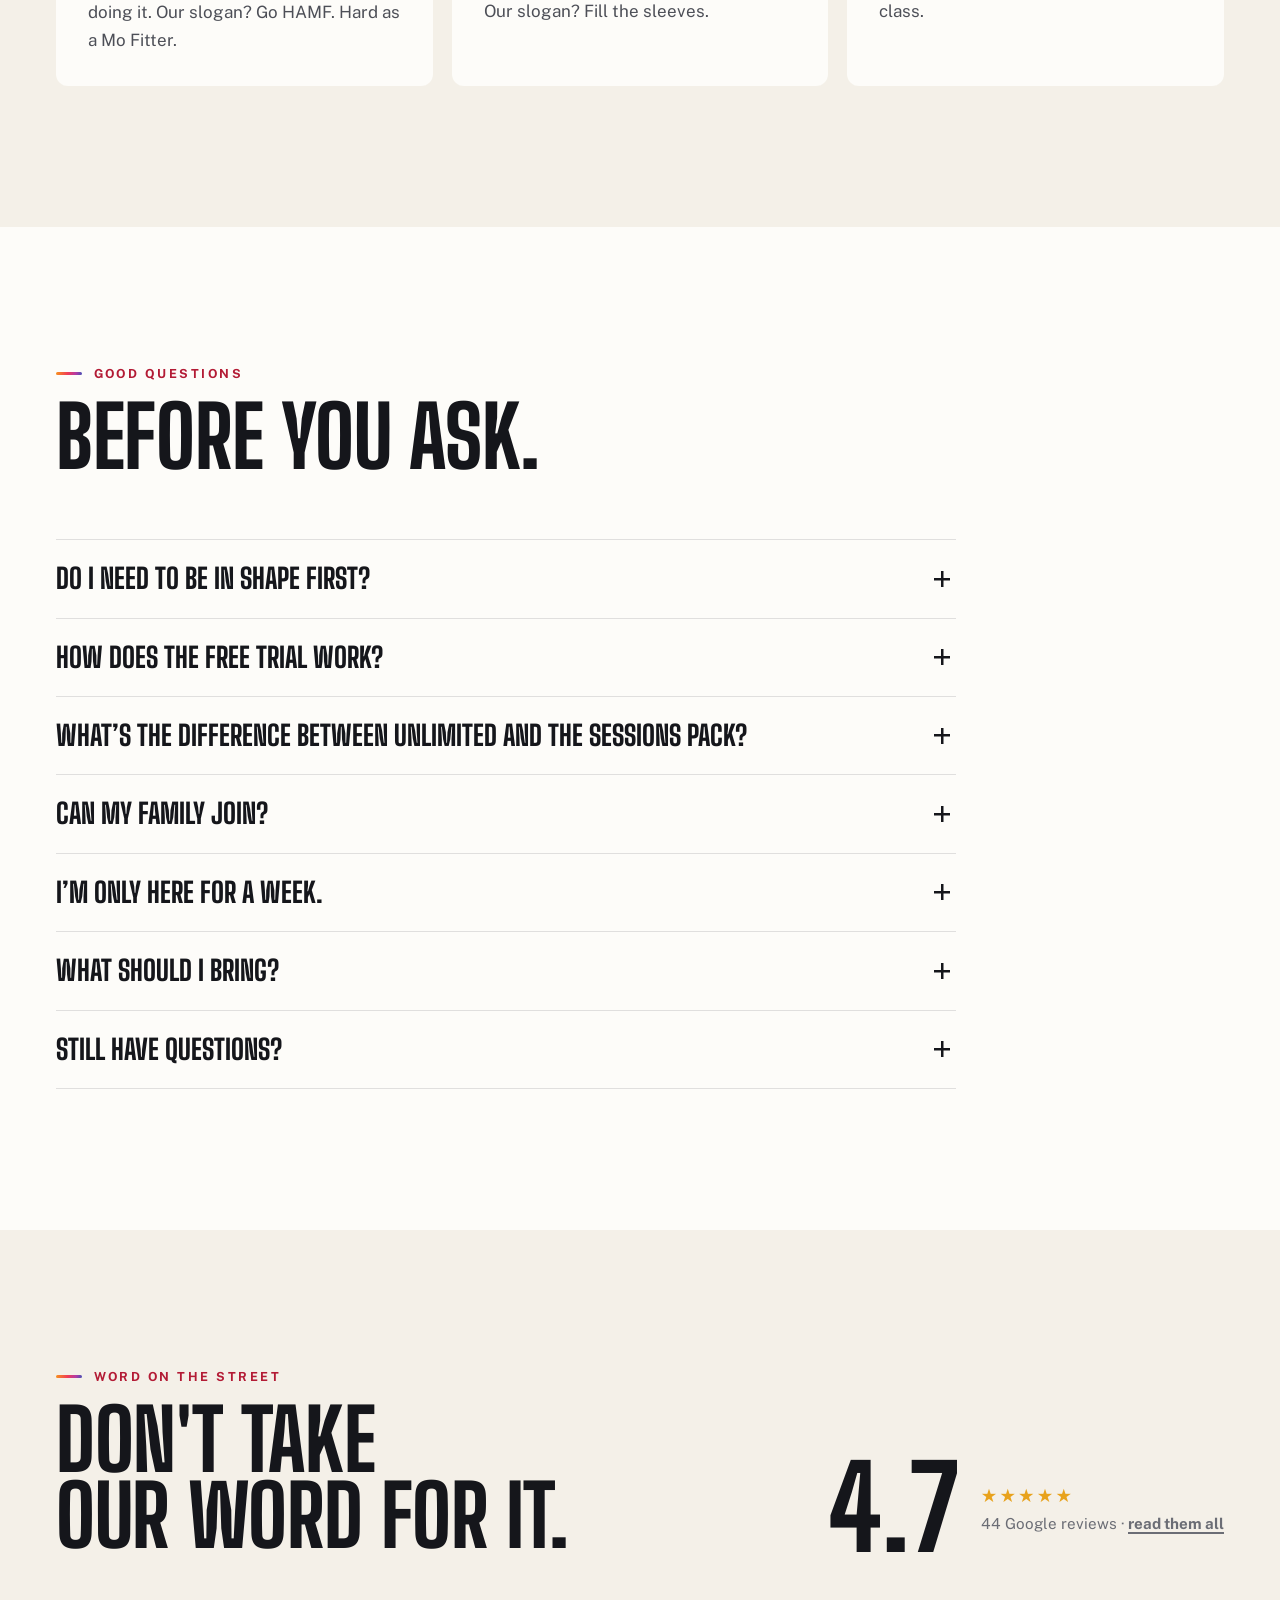
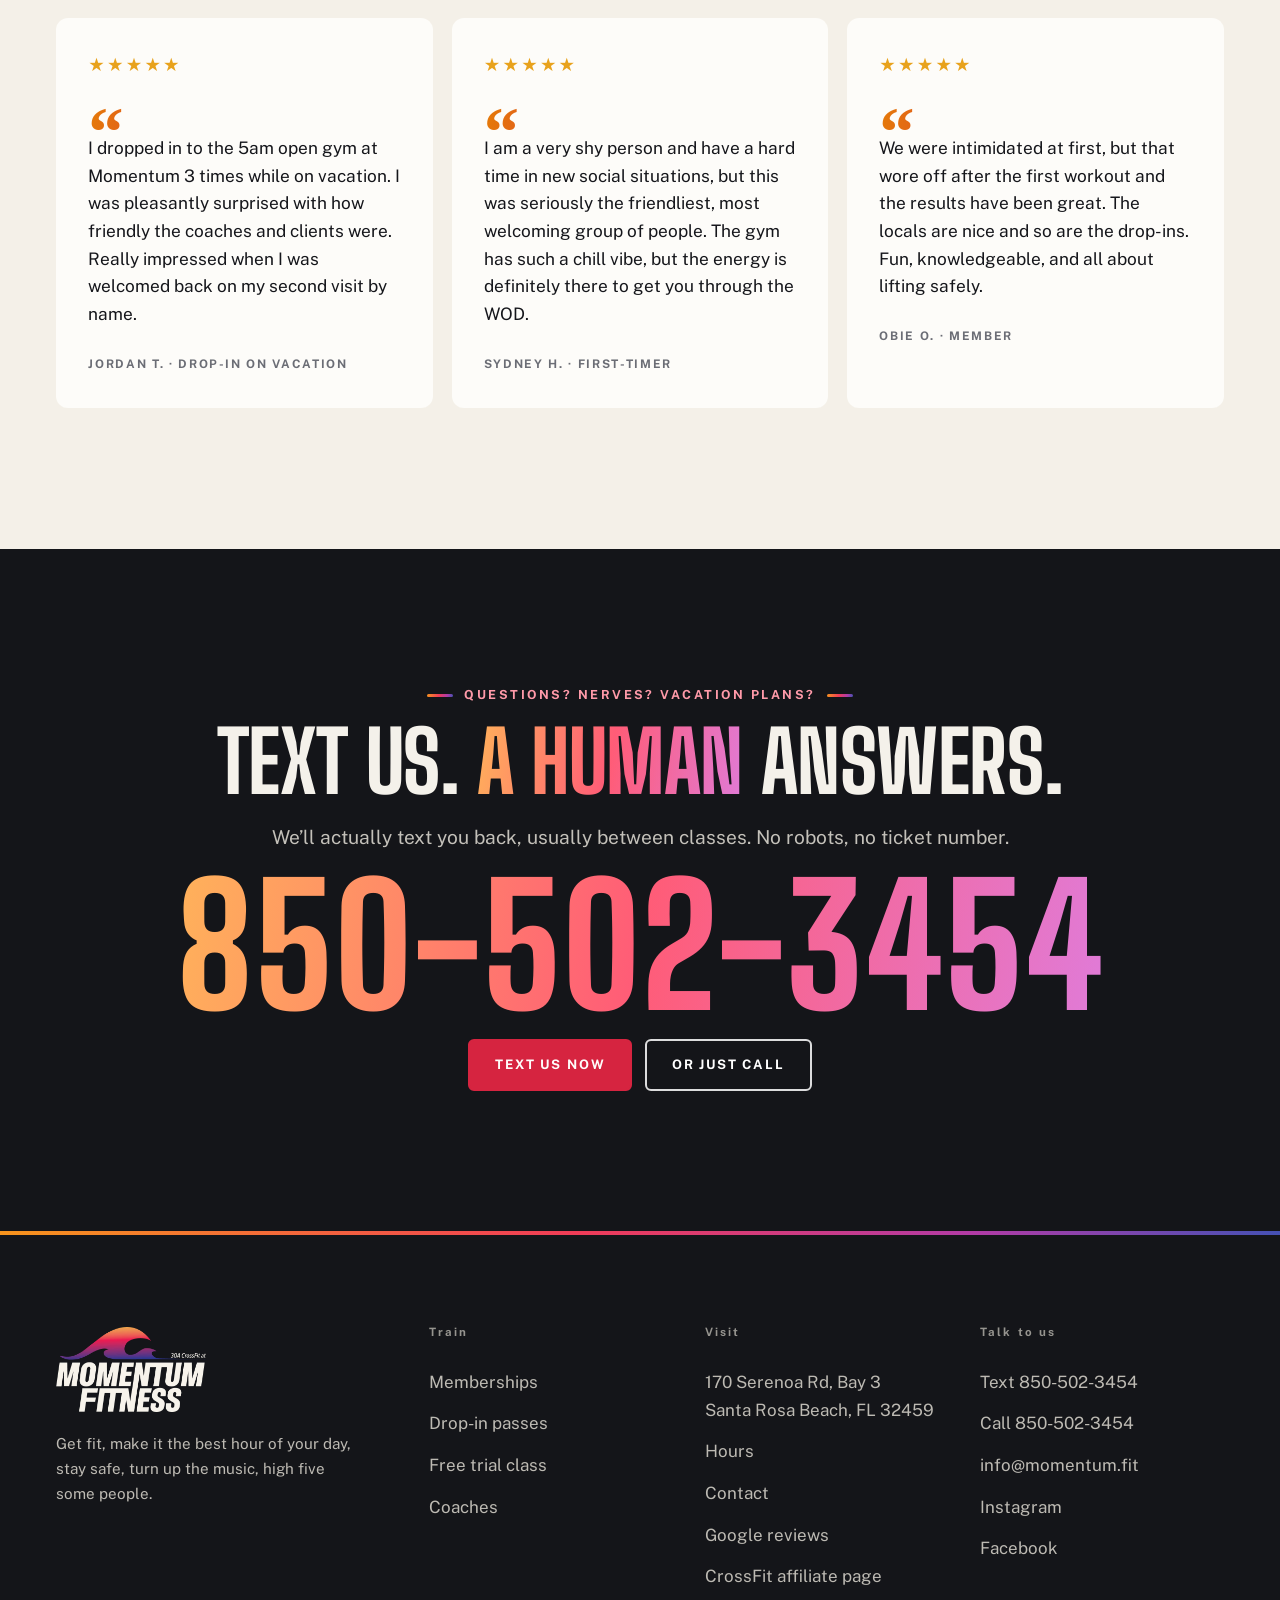
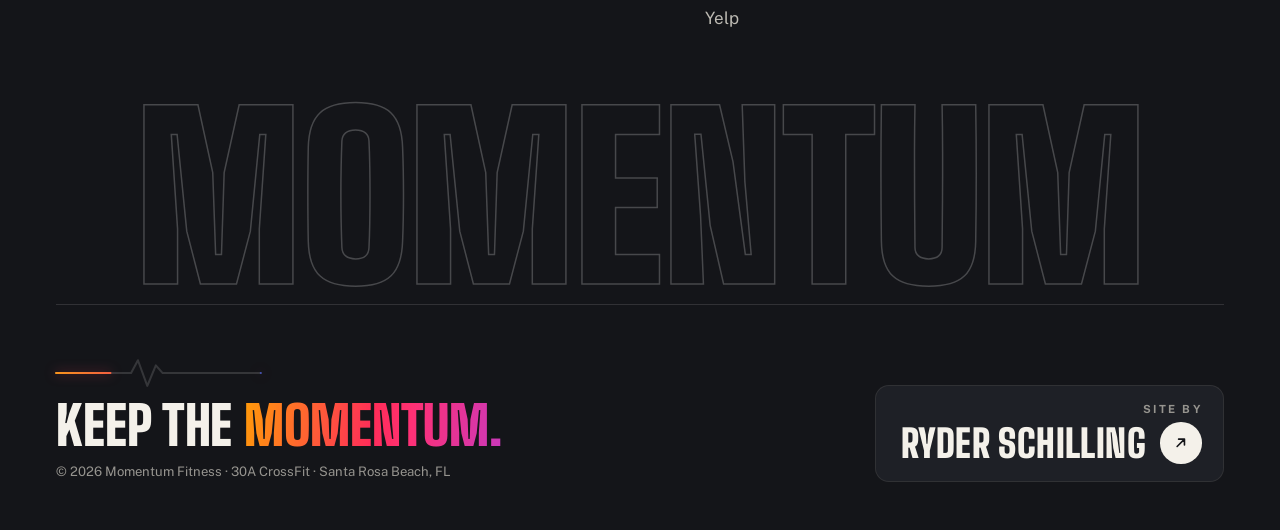
<file: memberships.html>
<!DOCTYPE html>
<html lang="en" class="no-js">
<head>
<meta charset="UTF-8">
<meta name="viewport" content="width=device-width, initial-scale=1.0, viewport-fit=cover">
<title>Memberships & Pricing | Momentum Fitness, 30A CrossFit</title>
<meta name="description" content="Unlimited CrossFit on 30A for $189/month, a 30-session pack, family add-ons, and military and first responder pricing. First class free. Santa Rosa Beach, FL.">
<link rel="canonical" href="https://30acrossfit.com/memberships">
<meta name="theme-color" content="#141519">
<link rel="icon" href="/favicon.ico" sizes="32x32">
<link rel="icon" href="/img/icon-192.png" type="image/png" sizes="192x192">
<link rel="apple-touch-icon" href="/img/apple-touch-icon.png">
<link rel="manifest" href="/site.webmanifest">
<meta property="og:type" content="website">
<meta property="og:site_name" content="Momentum Fitness | 30A CrossFit">
<meta property="og:title" content="Memberships & Pricing | Momentum Fitness, 30A CrossFit">
<meta property="og:description" content="Unlimited CrossFit on 30A for $189/month, a 30-session pack, family add-ons, and military and first responder pricing. First class free. Santa Rosa Beach, FL.">
<meta property="og:url" content="https://30acrossfit.com/memberships">
<meta property="og:image" content="https://momentum-fitness-alpha.vercel.app/img/og-image.jpg">
<meta property="og:image:width" content="1200">
<meta property="og:image:height" content="630">
<meta name="twitter:card" content="summary_large_image">
<link rel="preload" href="/fonts/bigshoulders.woff2" as="font" type="font/woff2" crossorigin>
<link rel="preload" href="/fonts/publicsans.woff2" as="font" type="font/woff2" crossorigin>
<link rel="preload" href="/img/p/whiteboard.webp" as="image" fetchpriority="high">
<link rel="stylesheet" href="/css/style.css?v=20261002c">
<script>
document.documentElement.classList.replace('no-js','js');
try{if(sessionStorage.getItem('mf-nav')==='1'&&!matchMedia('(prefers-reduced-motion: reduce)').matches)document.documentElement.classList.add('is-entering');sessionStorage.removeItem('mf-nav');}catch(e){}
</script>
<script src="/js/tag.js?v=20261002c"></script>
<script async src="https://pulse.ryderschilling.com/p.js" data-site="ps_momentum"></script>
<script type="application/ld+json">
{
 "@context": "https://schema.org",
 "@graph": [
  {
   "@type": [
    "ExerciseGym",
    "LocalBusiness"
   ],
   "@id": "https://30acrossfit.com/#gym",
   "name": "Momentum Fitness | 30A CrossFit",
   "alternateName": [
    "30A CrossFit",
    "Momentum Fitness"
   ],
   "url": "https://30acrossfit.com/",
   "telephone": "+1-850-502-3454",
   "email": "info@momentum.fit",
   "image": "https://momentum-fitness-alpha.vercel.app/img/og-image.jpg",
   "logo": "https://30acrossfit.com/img/logo.webp",
   "priceRange": "$25-$530",
   "address": {
    "@type": "PostalAddress",
    "streetAddress": "170 Serenoa Rd, Bay 3",
    "addressLocality": "Santa Rosa Beach",
    "addressRegion": "FL",
    "postalCode": "32459",
    "addressCountry": "US"
   },
   "areaServed": [
    "Santa Rosa Beach",
    "30A",
    "Watersound",
    "Seagrove Beach",
    "Blue Mountain Beach",
    "Grayton Beach",
    "Panama City Beach"
   ],
   "sameAs": [
    "https://www.facebook.com/momentumfitness30a",
    "https://www.instagram.com/mofit30a",
    "https://www.google.com/maps?cid=15454889036429020316",
    "https://www.crossfit.com/gym/2493/30a-crossfit",
    "https://www.yelp.com/biz/momentum-fitness-30a-crossfit-santa-rosa-beach",
    "https://www.visitsouthwalton.com/listing/momentum-fitness-30a-crossfit/",
    "https://travel30a.com/listing/momentum-fitness/",
    "https://theecguide.com/uncategorized/momentum-fitness-30a-crossfit/"
   ],
   "aggregateRating": {
    "@type": "AggregateRating",
    "ratingValue": "4.7",
    "reviewCount": "44",
    "bestRating": "5"
   },
   "openingHoursSpecification": [
    {
     "@type": "OpeningHoursSpecification",
     "dayOfWeek": [
      "Monday",
      "Tuesday",
      "Wednesday",
      "Thursday"
     ],
     "opens": "05:00",
     "closes": "11:30"
    },
    {
     "@type": "OpeningHoursSpecification",
     "dayOfWeek": [
      "Monday",
      "Tuesday",
      "Wednesday",
      "Thursday"
     ],
     "opens": "17:00",
     "closes": "18:30"
    },
    {
     "@type": "OpeningHoursSpecification",
     "dayOfWeek": "Friday",
     "opens": "05:00",
     "closes": "11:30"
    },
    {
     "@type": "OpeningHoursSpecification",
     "dayOfWeek": "Saturday",
     "opens": "07:30",
     "closes": "10:00"
    }
   ]
  },
  {
   "@type": "WebSite",
   "@id": "https://30acrossfit.com/#site",
   "url": "https://30acrossfit.com/",
   "name": "Momentum Fitness | 30A CrossFit",
   "publisher": {
    "@id": "https://30acrossfit.com/#gym"
   }
  },
  {
   "@type": "WebPage",
   "@id": "https://30acrossfit.com/memberships#page",
   "url": "https://30acrossfit.com/memberships",
   "name": "Memberships & Pricing | Momentum Fitness, 30A CrossFit",
   "description": "Unlimited CrossFit on 30A for $189/month, a 30-session pack, family add-ons, and military and first responder pricing. First class free. Santa Rosa Beach, FL.",
   "isPartOf": {
    "@id": "https://30acrossfit.com/#site"
   },
   "about": {
    "@id": "https://30acrossfit.com/#gym"
   }
  },
  {
   "@type": "BreadcrumbList",
   "itemListElement": [
    {
     "@type": "ListItem",
     "position": 1,
     "name": "Home",
     "item": "https://30acrossfit.com/"
    },
    {
     "@type": "ListItem",
     "position": 2,
     "name": "Memberships & Pricing",
     "item": "https://30acrossfit.com/memberships"
    }
   ]
  },
  {
   "@type": "OfferCatalog",
   "name": "Memberships",
   "itemListElement": [
    {
     "@type": "Offer",
     "name": "Unlimited membership",
     "price": "189",
     "priceCurrency": "USD",
     "url": "https://30acrossfit.com/memberships"
    },
    {
     "@type": "Offer",
     "name": "Sessions pack, 30 sessions",
     "price": "530",
     "priceCurrency": "USD",
     "url": "https://30acrossfit.com/memberships"
    },
    {
     "@type": "Offer",
     "name": "Additional family member",
     "price": "150",
     "priceCurrency": "USD",
     "url": "https://30acrossfit.com/memberships"
    },
    {
     "@type": "Offer",
     "name": "Military and first responders unlimited",
     "price": "160",
     "priceCurrency": "USD",
     "url": "https://30acrossfit.com/memberships"
    }
   ],
   "provider": {
    "@id": "https://30acrossfit.com/#gym"
   }
  }
 ]
}
</script>
</head>
<body>
<a class="skip" href="#main">Skip to content</a>
<header class="nav nav--over" id="nav">
<div class="wrap wrap--wide nav__inner">
<a href="/" class="nav__logo" aria-label="Momentum Fitness, 30A CrossFit, home">
<img class="logo--dark" src="/img/logo.webp" alt="" width="580" height="326">
<img class="logo--light" src="/img/logo-light.webp" alt="" width="580" height="326">
</a>
<nav class="nav__links" aria-label="Primary">
<a href="/">Home</a>
<a href="/memberships" aria-current="page">Memberships</a>
<a href="/drop-in">Drop-In</a>
<a href="/about">About</a>
<a href="/contact">Contact</a>
</nav>
<a class="btn btn--solid nav__cta" href="/memberships#trial" data-plan="trial" data-loc="nav">Free Trial</a>
<button class="nav__burger" id="burger" aria-label="Open menu" aria-expanded="false" aria-controls="drawer"><span></span><span></span><span></span></button>
</div>
</header>
<div class="drawer on-dark" id="drawer">
<nav class="drawer__links" aria-label="Menu">
<a href="/"><small>01</small>Home</a>
<a href="/memberships" aria-current="page"><small>02</small>Memberships</a>
<a href="/drop-in"><small>03</small>Drop-In</a>
<a href="/about"><small>04</small>About</a>
<a href="/contact"><small>05</small>Contact</a>
</nav>
<div class="drawer__foot">
<p>Questions? A human answers the phone.</p>
<div class="btn-row">
<a class="btn btn--solid" href="sms:+18505023454">Text us</a>
<a class="btn btn--line" href="tel:+18505023454">Call 850-502-3454</a>
</div>
<p>170 Serenoa Rd, Bay 3, Santa Rosa Beach</p>
</div>
</div>
<main id="main" tabindex="-1">
<section class="phero phero--board on-dark" aria-labelledby="ph-h">
<img class="phero__bg" src="/img/p/whiteboard.webp" srcset="/img/p/whiteboard-700.webp 700w, /img/p/whiteboard.webp 1200w" sizes="100vw" alt="" width="1200" height="900" fetchpriority="high">
<div class="wrap phero__grid">
<div>
<span class="eyebrow">Memberships</span>
<h1 id="ph-h" data-split style="margin-top:1.2rem">Simple pricing. <em>Real coaching.</em></h1>
<p class="lead">Every membership gets you a coach in every class, workouts that scale to wherever you are, and a room full of people who will cheer when you finish. Pick the one that fits your life.</p>
<div class="btn-row" style="margin-top:2rem"><a class="btn btn--solid" href="#plans">See plans</a><a class="btn btn--line" href="#trial" data-plan="trial" data-loc="memberships-hero">Try a class free</a></div>
</div>
<div class="board" role="list" aria-label="Price board">
<div class="board__head"><span>The board</span><span>Prices per month unless noted</span></div>
<a class="board__row rv" role="listitem" href="#plans" data-cursor="See plan" style="--d:80ms"><span class="board__name">Unlimited<small>Every class, every day we&rsquo;re open</small></span><span class="board__dots" aria-hidden="true"></span><span class="board__price"><sup>$</sup><b data-count="189">189</b></span></a>
<a class="board__row rv" role="listitem" href="#plans" data-cursor="See plan" style="--d:160ms"><span class="board__name">Sessions Pack<small>30 sessions, use them within 4 months</small></span><span class="board__dots" aria-hidden="true"></span><span class="board__price"><sup>$</sup><b data-count="530">530</b><small>/pack</small></span></a>
<a class="board__row rv" role="listitem" href="#plans" data-cursor="See plan" style="--d:240ms"><span class="board__name">Military &amp; First Responders<small>Unlimited, with our thanks</small></span><span class="board__dots" aria-hidden="true"></span><span class="board__price"><sup>$</sup><b data-count="160">160</b></span></a>
<a class="board__row rv" role="listitem" href="#plans" data-cursor="See plan" style="--d:320ms"><span class="board__name">Family Add-On<small>Unlimited for each extra family member</small></span><span class="board__dots" aria-hidden="true"></span><span class="board__price"><sup>$</sup><b data-count="150">150</b></span></a>
<a class="board__row board__row--free rv" role="listitem" href="#trial" data-plan="trial" data-loc="memberships-board" style="--d:400ms"><span class="board__name">Your first class<small>We&rsquo;ll reach out to set it up</small></span><span class="board__dots" aria-hidden="true"></span><span class="board__price">Free</span></a>
</div>
</div>
</section>

<section class="pad band" id="plans" aria-labelledby="plans-h">
<div class="wrap">
<div class="sec-head">
<span class="eyebrow">Plans</span>
<h2 id="plans-h" data-split>Pick your plan.</h2>
<p class="lead">First class is on us. Visiting? Grab a drop-in. Ready to make it a habit? Pick a membership.</p>
</div>
<h3 class="plans__label">New here or just visiting</h3>
<div class="plans">
<article class="plan plan--free rv" id="trial"><span class="plan__flag">Start here</span>
<h3>First Class Free</h3>
<p class="plan__for">For anyone who has never been in.</p>
<div class="price">Free<small>/first class</small></div>
<ul><li>Fill out a quick form</li><li>A coach reaches out to set it up</li><li>No experience needed, no pressure after</li></ul>
<a class="btn btn--solid" href="/memberships#trial" data-plan="trial" data-loc="memberships-plans">Claim my free class <svg viewBox="0 0 16 16" fill="none" aria-hidden="true"><path d="M1 8h13M9 3l5 5-5 5" stroke="currentColor" stroke-width="2"/></svg></a>
</article>
<article class="plan rv">
<h3>Drop-In</h3>
<p class="plan__for">Here for a long weekend.</p>
<div class="price"><sup>$</sup>25<small>/class</small></div>
<ul><li>One coached class</li><li>CrossFit, Functional Bodybuilding, or open gym</li><li>Reserve your spot online first</li></ul>
<a class="btn btn--line" href="/memberships" data-plan="dropin">Buy pass <svg viewBox="0 0 16 16" fill="none" aria-hidden="true"><path d="M1 8h13M9 3l5 5-5 5" stroke="currentColor" stroke-width="2"/></svg></a>
</article>
<article class="plan rv">
<h3>Week Pass</h3>
<p class="plan__for">Here for the week.</p>
<div class="price"><sup>$</sup>85<small>/7 days</small></div>
<ul><li>As many classes as you want</li><li>7 calendar days from the day you buy, not 7 classes</li><li>We&rsquo;re closed Sundays, so plan around it</li></ul><p class="plan__app">Here all week? Reserve classes in <a class="link" href="https://apps.apple.com/app/id6758393962" target="_blank" rel="noopener">our app</a>.</p>
<a class="btn btn--line" href="/memberships" data-plan="dropin-week">Buy pass <svg viewBox="0 0 16 16" fill="none" aria-hidden="true"><path d="M1 8h13M9 3l5 5-5 5" stroke="currentColor" stroke-width="2"/></svg></a>
</article>
<article class="plan rv">
<h3>Month Pass</h3>
<p class="plan__for">Snowbirds and long stays.</p>
<div class="price"><sup>$</sup>189<small>/month</small></div>
<ul><li>Unlimited classes for a month</li><li>Does not auto-renew</li><li>No commitment after</li></ul><p class="plan__app">Reserve classes in <a class="link" href="https://apps.apple.com/app/id6758393962" target="_blank" rel="noopener">our app</a> so you never pay twice.</p>
<a class="btn btn--line" href="/memberships" data-plan="dropin-month">Buy pass <svg viewBox="0 0 16 16" fill="none" aria-hidden="true"><path d="M1 8h13M9 3l5 5-5 5" stroke="currentColor" stroke-width="2"/></svg></a>
</article>
</div>
<h3 class="plans__label">Memberships</h3>
<div class="plans">
<article class="plan rv plan--hot"><span class="plan__flag">All access</span>
<h3>Unlimited</h3>
<p class="plan__for">For anyone who wants to make this a habit.</p>
<div class="price"><sup>$</sup>189<small>/month</small></div>
<ul><li>Every CrossFit, Functional Bodybuilding, and open gym session</li><li>Coached every class</li><li>Renews monthly</li></ul>
<a class="btn btn--solid" href="/memberships" data-plan="membership-unlimited">Join now <svg viewBox="0 0 16 16" fill="none" aria-hidden="true"><path d="M1 8h13M9 3l5 5-5 5" stroke="currentColor" stroke-width="2"/></svg></a>
</article>
<article class="plan rv">
<h3>Sessions Pack</h3>
<p class="plan__for">For busy schedules and part-time locals.</p>
<div class="price"><sup>$</sup>530<small>/30 sessions</small></div>
<ul><li>30 sessions</li><li>Use them within 4 months</li><li>Come when it works for you</li></ul>
<a class="btn btn--line" href="/memberships" data-plan="sessions-pack">Join now <svg viewBox="0 0 16 16" fill="none" aria-hidden="true"><path d="M1 8h13M9 3l5 5-5 5" stroke="currentColor" stroke-width="2"/></svg></a>
</article>
<article class="plan rv">
<h3>Family Add-On</h3>
<p class="plan__for">For spouses, kids, and anyone else under your roof.</p>
<div class="price"><sup>$</sup>150<small>/month each</small></div>
<ul><li>Unlimited classes</li><li>Added to an Unlimited membership</li><li>Sweat together, brag together</li></ul>
<a class="btn btn--line" href="/memberships" data-plan="family-member">Join now <svg viewBox="0 0 16 16" fill="none" aria-hidden="true"><path d="M1 8h13M9 3l5 5-5 5" stroke="currentColor" stroke-width="2"/></svg></a>
</article>
<article class="plan rv">
<h3>Military & First Responders</h3>
<p class="plan__for">Unlimited, with our thanks.</p>
<div class="price"><sup>$</sup>160<small>/month</small></div>
<ul><li>Every class, every week</li><li>Coached every class</li><li>Renews monthly</li></ul>
<a class="btn btn--line" href="/memberships" data-plan="military-first-responders">Join now <svg viewBox="0 0 16 16" fill="none" aria-hidden="true"><path d="M1 8h13M9 3l5 5-5 5" stroke="currentColor" stroke-width="2"/></svg></a>
</article>
</div>
<p class="muted" style="margin-top:1.4rem;font-size:.92rem">Checkout opens right here on the page and is handled securely by PushPress, our booking system. Drop-ins: each person needs their own pass, and please <a class="link" href="/drop-in">reserve your spot online</a> before you come in.</p>
</div>
</section>

<section class="pad band" id="classes" aria-labelledby="cls-h">
<div class="wrap">
<div class="sec-head">
<span class="eyebrow">What you get</span>
<h2 id="cls-h" data-split>Three ways to sweat.</h2>
<p class="lead">Every membership covers all of it. We write our own programming, so it&rsquo;s built for the people actually in the room.</p>
</div>
<div class="offers">
<article class="offer rv"><b>01 &middot; CrossFit</b><h3>When in doubt, sweat it out</h3><p>Relatively high intensity, constantly varied, one coached hour. Real coaching, moving well, and having fun doing it. Our slogan? Go HAMF. Hard as a Mo Fitter.</p></article>
<article class="offer rv" style="--d:100ms"><b>02 &middot; Functional Bodybuilding</b><h3>Get built, not burnt</h3><p>Controlled intensity with a big focus on tempo, single arm and single leg work, and strategic rest. Moves you won&rsquo;t usually see in a CrossFit class. Our slogan? Fill the sleeves.</p></article>
<article class="offer rv" style="--d:200ms"><b>03 &middot; Open Gym</b><h3>A playground for adults</h3><p>Time to work on whatever you want outside of class. A coach is there, but not running a workout. Reserve your spot the same way you would for a class.</p></article>
</div>
</div>
</section>

<section class="pad" id="faq" aria-labelledby="faq-h">
<div class="wrap">
<div class="sec-head"><span class="eyebrow">Good questions</span><h2 id="faq-h" data-split>Before you ask.</h2></div>
<div class="faq"><details><summary>Do I need to be in shape first?</summary><div class="ans"><p>Nope. That&rsquo;s what the class is for. Every movement scales, and your coach will set you up with the version that works for you today. When you&rsquo;re brand new we take it slower and focus on moving well, not going fast.</p></div></details><details><summary>How does the free trial work?</summary><div class="ans"><p>Fill out the short interest form and a coach will reach out to find a class that fits your schedule. We don&rsquo;t do instant self-booking for trials because we want someone ready to meet you when you walk in.</p></div></details><details><summary>What&rsquo;s the difference between Unlimited and the Sessions Pack?</summary><div class="ans"><p>Unlimited is every class, every week, billed monthly. The Sessions Pack is 30 sessions you can use over 4 months, which works well if you split your time between 30A and somewhere else.</p></div></details><details><summary>Can my family join?</summary><div class="ans"><p>Yes. Add each family member to an Unlimited membership for $150 a month. Spouses, kids, whoever.</p></div></details><details><summary>I&rsquo;m only here for a week.</summary><div class="ans"><p>Then you want a drop-in pass, not a membership. Single classes are $25 and a week of unlimited classes is $85 (7 days from the day you buy). <a class="link" href="/drop-in">See drop-in passes</a>.</p></div></details><details><summary>What should I bring?</summary><div class="ans"><p>Shoes you can move in, a water bottle, and a good attitude. We have all the equipment.</p></div></details><details><summary>Still have questions?</summary><div class="ans"><p>Text us at <a class="link" href="sms:+18505023454">850-502-3454</a>. We&rsquo;ll get back to you, usually between classes.</p></div></details></div>
</div>
</section>

<section class="pad band" id="reviews" aria-labelledby="rev-h">
<div class="wrap">
<div class="sec-head sec-head--split">
<div style="display:grid;gap:1.2rem">
<span class="eyebrow">Word on the street</span>
<h2 id="rev-h" data-split>Don't take<br>our word for it.</h2>
</div>
<div class="gscore">
<span class="gscore__n">4.7</span>
<div><div class="stars" aria-label="4.7 out of 5 stars">&#9733;&#9733;&#9733;&#9733;&#9733;</div>
<p class="muted" style="font-size:.95rem">44 Google reviews &middot; <a class="link" href="https://www.google.com/maps?cid=15454889036429020316" target="_blank" rel="noopener">read them all</a></p></div>
</div>
</div>
<div class="reviews__grid">
<figure class="review rv"><div class="stars" aria-label="5 stars">&#9733;&#9733;&#9733;&#9733;&#9733;</div><blockquote><p>I dropped in to the 5am open gym at Momentum 3 times while on vacation. I was pleasantly surprised with how friendly the coaches and clients were. Really impressed when I was welcomed back on my second visit by name.</p></blockquote><figcaption><cite>Jordan T. &middot; drop-in on vacation</cite></figcaption></figure>
<figure class="review rv" style="--d:120ms"><div class="stars" aria-label="5 stars">&#9733;&#9733;&#9733;&#9733;&#9733;</div><blockquote><p>I am a very shy person and have a hard time in new social situations, but this was seriously the friendliest, most welcoming group of people. The gym has such a chill vibe, but the energy is definitely there to get you through the WOD.</p></blockquote><figcaption><cite>Sydney H. &middot; first-timer</cite></figcaption></figure>
<figure class="review rv" style="--d:240ms"><div class="stars" aria-label="5 stars">&#9733;&#9733;&#9733;&#9733;&#9733;</div><blockquote><p>We were intimidated at first, but that wore off after the first workout and the results have been great. The locals are nice and so are the drop-ins. Fun, knowledgeable, and all about lifting safely.</p></blockquote><figcaption><cite>Obie O. &middot; member</cite></figcaption></figure>
</div>
</div>
</section>

<section class="pad textcta on-dark" id="text-us" aria-labelledby="text-h">
<div class="wrap">
<span class="eyebrow">Questions? Nerves? Vacation plans?</span>
<h2 id="text-h" data-split>Text us. <em>A human</em> answers.</h2>
<p class="lead">We&rsquo;ll actually text you back, usually between classes. No robots, no ticket number.</p>
<a class="textcta__num" href="sms:+18505023454" aria-label="Text 850-502-3454">850-502-3454</a>
<div class="btn-row" style="justify-content:center">
<a class="btn btn--solid" href="sms:+18505023454">Text us now</a>
<a class="btn btn--line" href="tel:+18505023454">Or just call</a>
</div>
</div>
</section>
</main>
<footer class="footer">
<div class="wrap wrap--wide">
<div class="footer__top">
<div class="footer__brand">
<img src="/img/logo-light.webp" alt="Momentum Fitness, 30A CrossFit" width="580" height="326" loading="lazy">
<p>Get fit, make it the best hour of your day, stay safe, turn up the music, high five some people.</p>
</div>
<div class="footer__col">
<p class="footer__h">Train</p>
<a href="/memberships">Memberships</a>
<a href="/drop-in">Drop-in passes</a>
<a href="/memberships#trial" data-plan="trial" data-loc="footer">Free trial class</a>
<a href="/about#coaches">Coaches</a>
</div>
<div class="footer__col">
<p class="footer__h">Visit</p>
<a href="https://maps.google.com/?q=Momentum+Fitness+30A+CrossFit+170+Serenoa+Rd+Santa+Rosa+Beach+FL" target="_blank" rel="noopener">170 Serenoa Rd, Bay&nbsp;3<br>Santa Rosa Beach, FL 32459</a>
<a href="/#hours">Hours</a>
<a href="/contact">Contact</a>
<a href="https://www.google.com/maps?cid=15454889036429020316" target="_blank" rel="noopener">Google reviews</a>
<a href="https://www.crossfit.com/gym/2493/30a-crossfit" target="_blank" rel="noopener">CrossFit affiliate page</a>
<a href="https://www.yelp.com/biz/momentum-fitness-30a-crossfit-santa-rosa-beach" target="_blank" rel="noopener">Yelp</a>
</div>
<div class="footer__col">
<p class="footer__h">Talk to us</p>
<a href="sms:+18505023454">Text 850-502-3454</a>
<a href="tel:+18505023454">Call 850-502-3454</a>
<a href="mailto:info@momentum.fit">info@momentum.fit</a>
<a href="https://instagram.com/mofit30a" target="_blank" rel="noopener">Instagram</a>
<a href="https://facebook.com/momentumfitness30a" target="_blank" rel="noopener">Facebook</a>
</div>
</div>
<div class="footer__word">Momentum</div>
<div class="footer__bottom">
<div class="fb-left">
<svg class="fb-pulse" viewBox="0 0 240 40" aria-hidden="true" focusable="false"><defs><linearGradient id="fbSun" x1="0" x2="1"><stop offset="0" stop-color="#F7941D"/><stop offset=".45" stop-color="#F03C57"/><stop offset=".76" stop-color="#B23BA6"/><stop offset="1" stop-color="#4551B5"/></linearGradient></defs><path class="fb-pulse__base" d="M0 20H78L88 20L96 5L107 35L117 11L125 20H240" pathLength="1"/><path class="fb-pulse__run" d="M0 20H78L88 20L96 5L107 35L117 11L125 20H240" pathLength="1"/></svg>
<p class="fb-tag">Keep the <em>momentum.</em></p>
<p class="fb-copy">&copy; <span id="yr">2026</span> Momentum Fitness &middot; 30A CrossFit &middot; Santa Rosa Beach, FL</p>
</div>
<a class="fb-credit" href="https://ryderschilling.com" target="_blank" rel="noopener" aria-label="Site by Ryder Schilling (opens in a new tab)">
<span class="fb-credit__k">Site by</span>
<span class="fb-credit__row"><span class="fb-credit__name"><span class="fb-roll" data-text="Ryder Schilling">Ryder Schilling</span></span><span class="fb-credit__arrow" aria-hidden="true"><svg viewBox="0 0 24 24"><path d="M7 17L17 7M9 7h8v8" fill="none" stroke="currentColor" stroke-width="2.2" stroke-linecap="round" stroke-linejoin="round"/></svg></span></span>
</a>
</div>
</div>
</footer>
<dialog class="checkout" id="checkout" aria-labelledby="co-title">
<div class="checkout__panel">
<div class="checkout__head">
<span class="checkout__kicker">Checkout</span>
<h2 class="checkout__title" id="co-title">Checkout</h2>
<p class="checkout__note"></p>
<button class="checkout__close" type="button" aria-label="Close checkout"><svg viewBox="0 0 18 18" aria-hidden="true"><path d="M2 2l14 14M16 2L2 16" stroke="currentColor" stroke-width="2.4"/></svg></button>
</div>
<div class="checkout__body">
<div class="checkout__loading" aria-hidden="true"><img src="/img/badge.webp" alt="" width="64" height="64">Loading secure checkout</div>
</div>
<div class="checkout__foot">
<span>Secure checkout by PushPress</span>
<a data-ext href="#" target="_blank" rel="noopener">Open in a new tab</a>
</div>
</div>
</dialog>
<script src="/js/vendor/lenis.min.js" defer></script>
<script src="/js/main.js?v=20261002c" defer></script>
</body>
</html>
</file>
<file: css/style.css>
/* ============================================================
   MOMENTUM FITNESS | 30A CROSSFIT
   v3 revamp, 2026-09-30. Real photography, real pricing, live checkout.
   Type: Big Shoulders Display (display) + Public Sans (body)
   Palette: warm paper + near-black, logo sunset for display moments only.
   built by Ryder Schilling
   ============================================================ */

/* ------------------------------ Fonts (self-hosted, variable) */
@font-face { font-family: 'Big Shoulders Display'; src: url('../fonts/bigshoulders.woff2') format('woff2'); font-weight: 100 900; font-display: swap; }
@font-face { font-family: 'Public Sans'; src: url('../fonts/publicsans.woff2') format('woff2'); font-weight: 100 900; font-style: normal; font-display: swap; }
@font-face { font-family: 'Public Sans'; src: url('../fonts/publicsans-italic.woff2') format('woff2'); font-weight: 100 900; font-style: italic; font-display: swap; }

/* ------------------------------ Tokens */
:root {
  --paper: #FDFCF9;        /* page */
  --sand: #F4F0E8;         /* warm alternating band */
  --sand-2: #E9E3D6;       /* photo slot / pressed */
  --night: #141519;        /* dark anchor */
  --night-2: #1E2026;
  --txt: #15161B;
  --txt-2: #4D4F57;        /* 8.2:1 on paper */
  --txt-3: #6B6D75;        /* 5.1:1 on paper */
  --accent: #D62440;       /* logo red, deepened: white text on it is 5.1:1 */
  --accent-2: #B01A33;     /* hover */
  --accent-on: #FFFDFB;
  --accent-txt: #B31B35;   /* small red text: 5.9:1 on sand, 6.6:1 on paper */
  --orange: #F7941D;       /* decorative only, never text on paper */
  --sunset: linear-gradient(100deg, #F7941D 0%, #F03C57 45%, #B23BA6 76%, #4551B5 100%);
  --sunset-text: linear-gradient(100deg, #E57C07 0%, #DC2447 50%, #A12D96 100%);
  --border: rgba(21, 22, 27, 0.12);
  --display: 'Big Shoulders Display', 'Arial Narrow', sans-serif;
  --body: 'Public Sans', system-ui, -apple-system, sans-serif;
  --ease: cubic-bezier(0.22, 1, 0.36, 1);
  --ease-io: cubic-bezier(0.66, 0, 0.34, 1);
  --pad: clamp(1.1rem, 4.4vw, 4rem);
  --max: 1320px;
  --nav-h: 72px;
  --r: 6px;
}

/* ------------------------------ Page transition curtain */
html::after {
  content: ''; position: fixed; inset: 0; z-index: 300; pointer-events: none;
  transform: translateY(101%);
  background:
    radial-gradient(96% 62% at 100% 0%, #F7941D 0%, rgba(247,148,29,0) 52%),
    radial-gradient(90% 66% at 0% 100%, #8E2C9B 0%, rgba(142,44,155,0) 54%),
    #D62440;
}
html.is-leaving::after { transform: translateY(0); transition: transform .46s var(--ease-io); }
html.is-entering::after { animation: curtain-up .62s var(--ease-io) .04s both; }
@keyframes curtain-up { from { transform: translateY(0); } to { transform: translateY(-101%); } }

/* ------------------------------ Base */
*, *::before, *::after { box-sizing: border-box; margin: 0; padding: 0; }
html { -webkit-text-size-adjust: 100%; scroll-padding-top: calc(var(--nav-h) + 16px); overflow-x: clip; }
body {
  background: var(--paper); color: var(--txt);
  font: 400 1.0625rem/1.65 var(--body);
  -webkit-font-smoothing: antialiased; text-rendering: optimizeLegibility;
  overflow-x: clip;
}
img, video, iframe { display: block; max-width: 100%; }
img { height: auto; }
a { color: inherit; }
button { font: inherit; color: inherit; background: none; border: 0; cursor: pointer; }
:focus-visible { outline: 3px solid var(--accent); outline-offset: 3px; border-radius: 2px; }
.on-dark :focus-visible, .footer :focus-visible, .hero :focus-visible { outline-color: #FFB37A; }
::selection { background: var(--accent); color: var(--accent-on); }

.skip {
  position: fixed; left: 1rem; top: -4rem; z-index: 400;
  background: var(--night); color: #fff; padding: .8rem 1.1rem; font-weight: 700; text-decoration: none;
}
.skip:focus { top: 1rem; }
main:focus { outline: none; }
.sr-only { position: absolute !important; width: 1px; height: 1px; overflow: hidden; clip: rect(0 0 0 0); white-space: nowrap; }

.wrap { width: 100%; max-width: var(--max); margin-inline: auto; padding-inline: var(--pad); }
.wrap--wide { max-width: 1560px; }

/* ------------------------------ Type */
h1, h2, h3, h4, .display {
  font-family: var(--display); font-weight: 800; text-transform: uppercase;
  line-height: .9; letter-spacing: -.005em; font-style: normal;
}
h1 { font-size: clamp(3.4rem, 10.4vw, 10.5rem); }
h2 { font-size: clamp(2.7rem, 6.6vw, 6.4rem); }
h3 { font-size: clamp(1.6rem, 2.4vw, 2.2rem); line-height: .95; }
h4 { font-size: 1.05rem; letter-spacing: .06em; }
h1 em, h2 em, .grad {
  font-style: normal;
  background: var(--sunset-text); -webkit-background-clip: text; background-clip: text; color: transparent;
}
.on-dark h1 em, .on-dark h2 em, .on-dark .grad { background: linear-gradient(100deg, #FFB25A 0%, #FF5C77 50%, #E07BD8 100%); -webkit-background-clip: text; background-clip: text; }
p { max-width: 62ch; }
.lead { font-size: clamp(1.1rem, 1.5vw, 1.3rem); line-height: 1.55; color: var(--txt-2); }
.eyebrow {
  display: inline-flex; align-items: center; gap: .7rem;
  font: 700 .78rem/1 var(--body); letter-spacing: .2em; text-transform: uppercase; color: var(--accent-txt);
}
.eyebrow::before { content: ''; width: 26px; height: 3px; background: var(--sunset); border-radius: 2px; }
.on-dark .eyebrow, .crew .eyebrow { color: #FF9AA9; }
.muted { color: var(--txt-3); }

/* ------------------------------ Buttons (square, never pills) */
.btn {
  --b: var(--txt);
  display: inline-flex; align-items: center; justify-content: center; gap: .6rem;
  min-height: 52px; padding: .95rem 1.55rem; border-radius: var(--r);
  font: 700 .82rem/1 var(--body); letter-spacing: .14em; text-transform: uppercase; text-decoration: none;
  border: 2px solid var(--b); position: relative; overflow: hidden; isolation: isolate;
  transition: color .35s var(--ease), border-color .35s var(--ease), transform .35s var(--ease);
  white-space: nowrap;
}
.btn::before {
  content: ''; position: absolute; inset: 0; z-index: -1; background: var(--night);
  transform: translateY(101%); transition: transform .45s var(--ease);
}
.btn:hover::before { transform: translateY(0); }
.btn:active { transform: scale(.97); }
.btn svg { width: 16px; height: 16px; transition: transform .35s var(--ease); }
.btn:hover svg { transform: translateX(4px); }
.btn--solid { background: var(--accent); color: var(--accent-on); --b: var(--accent); }
.btn--solid::before { background: var(--night); }
.btn--solid:hover { border-color: var(--night); }
.btn--line { color: var(--txt); background: transparent; }
.btn--line:hover { color: #fff; }
.on-dark .btn--line, .hero .btn--line { --b: rgba(255,255,255,.85); color: #fff; }
.on-dark .btn--line::before, .hero .btn--line::before { background: #fff; }
.on-dark .btn--line:hover, .hero .btn--line:hover { color: var(--night); border-color: #fff; }
.on-dark .btn--solid::before, .hero .btn--solid::before { background: #fff; }
.on-dark .btn--solid:hover, .hero .btn--solid:hover { color: var(--night); border-color: #fff; }
.btn-row { display: flex; flex-wrap: wrap; gap: .8rem; }
.link {
  font-weight: 700; text-decoration: none; background-image: linear-gradient(currentColor, currentColor);
  background-size: 100% 2px; background-position: 0 100%; background-repeat: no-repeat; padding-bottom: 2px;
  transition: background-size .4s var(--ease);
}
.link:hover { background-size: 0 2px; background-position: 100% 100%; }

/* ------------------------------ Nav */
.nav {
  position: fixed; inset: 0 0 auto; z-index: 100; height: var(--nav-h);
  transition: transform .5s var(--ease), background-color .35s, box-shadow .35s;
}
.nav__inner { height: 100%; display: flex; align-items: center; gap: 2rem; }
.nav__logo { display: block; width: 118px; flex: none; position: relative; }
.nav__logo img { width: 100%; }
.nav__logo .logo--light { position: absolute; inset: 0; opacity: 0; transition: opacity .3s; }
.nav__links { display: flex; gap: .3rem; margin-left: auto; }
.nav__links a {
  position: relative; text-decoration: none; padding: .7rem .8rem;
  font: 700 .78rem/1 var(--body); letter-spacing: .14em; text-transform: uppercase;
}
.nav__links a::after {
  content: ''; position: absolute; left: .8rem; right: .8rem; bottom: .35rem; height: 2px; background: var(--sunset);
  transform: scaleX(0); transform-origin: right; transition: transform .4s var(--ease);
}
.nav__links a:hover::after, .nav__links a[aria-current="page"]::after { transform: scaleX(1); transform-origin: left; }
.nav__cta { min-height: 44px; padding: .75rem 1.15rem; }
.nav.is-scrolled { background: rgba(253,252,249,.9); backdrop-filter: saturate(1.4) blur(14px); -webkit-backdrop-filter: saturate(1.4) blur(14px); box-shadow: 0 1px 0 var(--border); }
.nav.is-hidden { transform: translateY(-100%); }
.nav--over:not(.is-scrolled) { color: #fff; }
.nav--over:not(.is-scrolled) .logo--light { opacity: 1; }
.nav--over:not(.is-scrolled) .logo--dark { opacity: 0; }
.nav--over:not(.is-scrolled) :focus-visible { outline-color: #FFB37A; }
.nav__burger { display: none; width: 48px; height: 48px; margin-left: auto; position: relative; z-index: 120; }
.nav__burger span { position: absolute; left: 12px; right: 12px; height: 2px; background: currentColor; transition: transform .4s var(--ease), opacity .3s; }
.nav__burger span:nth-child(1) { top: 17px; } .nav__burger span:nth-child(2) { top: 23px; } .nav__burger span:nth-child(3) { top: 29px; }
.nav__burger[aria-expanded="true"] span:nth-child(1) { transform: translateY(6px) rotate(45deg); }
.nav__burger[aria-expanded="true"] span:nth-child(2) { opacity: 0; }
.nav__burger[aria-expanded="true"] span:nth-child(3) { transform: translateY(-6px) rotate(-45deg); }
html.drawer-open .nav { color: #fff; background: transparent; box-shadow: none; backdrop-filter: none; transform: none; }
html.drawer-open .nav .logo--light { opacity: 1; } html.drawer-open .nav .logo--dark { opacity: 0; }

.drawer {
  position: fixed; inset: 0; z-index: 90; background: var(--night); color: #fff;
  clip-path: circle(0 at calc(100% - 44px) 36px); visibility: hidden;
  transition: clip-path .7s var(--ease-io), visibility 0s .7s;
  display: flex; flex-direction: column; justify-content: space-between;
  padding: calc(var(--nav-h) + 2rem) var(--pad) 2rem;
}
.drawer.is-open { clip-path: circle(150% at calc(100% - 44px) 36px); visibility: visible; transition: clip-path .7s var(--ease-io); }
.drawer::before { content: ''; position: absolute; inset: auto -20% -30% -20%; height: 60%; background: radial-gradient(closest-side, rgba(214,36,64,.45), transparent); pointer-events: none; }
.drawer__links { display: flex; flex-direction: column; position: relative; }
.drawer__links a {
  font: 800 clamp(2.8rem, 13vw, 4.6rem)/1 var(--display); text-transform: uppercase; text-decoration: none;
  padding: .3rem 0; display: flex; align-items: baseline; gap: .9rem;
  opacity: 0; transform: translateY(24px); transition: opacity .5s, transform .6s var(--ease);
}
.drawer__links a small { font: 700 .75rem/1 var(--body); letter-spacing: .14em; color: #FF9AA9; }
.drawer__links a[aria-current="page"] { color: #FFB25A; }
.drawer.is-open .drawer__links a { opacity: 1; transform: none; }
.drawer.is-open .drawer__links a:nth-child(1) { transition-delay: .18s; }
.drawer.is-open .drawer__links a:nth-child(2) { transition-delay: .23s; }
.drawer.is-open .drawer__links a:nth-child(3) { transition-delay: .28s; }
.drawer.is-open .drawer__links a:nth-child(4) { transition-delay: .33s; }
.drawer.is-open .drawer__links a:nth-child(5) { transition-delay: .38s; }
.drawer__foot { position: relative; display: grid; gap: 1rem; }
.drawer__foot p { color: #B9B7B1; font-size: .95rem; }

/* ------------------------------ Sections */
section { position: relative; }
.pad { padding-block: clamp(5rem, 11vw, 10rem); }
.band { background: var(--sand); }
.on-dark { background: var(--night); color: #F4F1EA; --txt: #F4F1EA; --txt-2: #C4C1BA; --txt-3: #9C9A95; --border: rgba(255,255,255,.14); }
.sec-head { display: grid; gap: 1.2rem; margin-bottom: clamp(2.5rem, 5vw, 4.5rem); }
.sec-head--split { grid-template-columns: 1fr auto; align-items: end; gap: 2rem; }

/* ------------------------------ Home hero: sticky photo that shrinks into a frame */
.hero {
  position: relative; height: 185svh; color: #fff; background: var(--paper);
}
.hero__stick { position: sticky; top: 0; height: 100svh; overflow: hidden; }
.hero__frame {
  position: absolute; inset: 0; overflow: hidden; background: var(--night);
  clip-path: inset(calc(var(--p, 0) * 4.5%) calc(var(--p, 0) * 6%) calc(var(--p, 0) * 4.5%) calc(var(--p, 0) * 6%) round calc(var(--p, 0) * 18px));
  will-change: clip-path;
}
.hero__frame img { width: 100%; height: 100%; object-fit: cover; object-position: 50% 42%; transform: scale(calc(1.14 - var(--p, 0) * .1)); will-change: transform; }
.hero__frame::after {
  content: ''; position: absolute; inset: 0;
  background:
    linear-gradient(180deg, rgba(20,21,25,.55) 0%, rgba(20,21,25,0) 26%),
    linear-gradient(0deg, rgba(20,21,25,.92) 0%, rgba(20,21,25,.55) 38%, rgba(20,21,25,.12) 70%),
    rgba(20,21,25,.18);
}
.hero__content {
  position: absolute; inset: auto 0 0; padding-bottom: clamp(2rem, 6vh, 4.5rem);
  opacity: calc(1 - var(--p, 0) * 1.6); transform: translateY(calc(var(--p, 0) * -40px));
}
.hero h1 { max-width: 13ch; font-size: min(clamp(3.3rem, 9.4vw, 10rem), 15.5svh); line-height: .86; }
.hero__row { display: flex; justify-content: space-between; align-items: end; gap: 2rem; margin-top: 1.6rem; flex-wrap: wrap; }
.hero__sub { color: #E8E5DF; font-size: clamp(1.02rem, 1.3vw, 1.2rem); max-width: 46ch; }
.hero__meta { display: flex; gap: 1.6rem; flex-wrap: wrap; margin-top: 1.8rem; padding-top: 1.1rem; border-top: 1px solid rgba(255,255,255,.22); font: 700 .74rem/1 var(--body); letter-spacing: .16em; text-transform: uppercase; color: #D9D6D0; }
.hero__meta a { text-decoration: none; }
.hero__meta a:hover { color: #fff; }
.hero__badge {
  position: absolute; right: clamp(1rem, 4vw, 3.5rem); top: calc(var(--nav-h) + 3vh);
  width: clamp(104px, 11vw, 150px); aspect-ratio: 1; opacity: calc(1 - var(--p, 0) * 2);
}
.hero__badge svg { position: absolute; inset: 0; width: 100%; height: 100%; animation: spin 22s linear infinite; }
.hero__badge svg text { fill: #fff; font: 800 11.5px var(--display); letter-spacing: 2.6px; text-transform: uppercase; }
.hero__badge img { position: absolute; inset: 22%; width: 56%; }
@keyframes spin { to { transform: rotate(360deg); } }
.hero__tagline {
  position: absolute; inset: 0; display: grid; place-items: center; pointer-events: none;
  opacity: calc((var(--p, 0) - .55) * 3); color: #fff; text-align: center; padding: 0 var(--pad);
}
.hero__tagline p { font: 800 clamp(2.2rem, 6vw, 5.4rem)/.92 var(--display); text-transform: uppercase; max-width: 16ch; }

/* word reveal */
.split .w { display: inline-block; overflow: hidden; vertical-align: top; padding-bottom: .06em; margin-bottom: -.06em; }
.split .w > span { display: inline-block; transform: translateY(105%); transition: transform .9s var(--ease); transition-delay: calc(var(--i) * 55ms + var(--d, 0ms)); }
.split.in .w > span, .no-js .split .w > span { transform: none; }

/* ------------------------------ Marquee band */
.marquee { background: var(--night); color: #fff; overflow: hidden; padding: 1.2rem 0; border-block: 1px solid rgba(255,255,255,.08); position: relative; z-index: 2; }
.marquee__track { display: flex; width: max-content; animation: marquee 38s linear infinite; }
.marquee:hover .marquee__track, .marquee.is-paused .marquee__track { animation-play-state: paused; }
.marquee__item { display: flex; align-items: center; gap: 2.2rem; padding-right: 2.2rem; font: 800 clamp(1.8rem, 3.6vw, 3.1rem)/1 var(--display); text-transform: uppercase; white-space: nowrap; }
.marquee__item img { width: 40px; height: auto; }
@keyframes marquee { to { transform: translateX(-50%); } }
.marquee__pause { position: absolute; right: .6rem; top: 50%; transform: translateY(-50%); width: 36px; height: 36px; border-radius: 4px; background: rgba(20,21,25,.85); color: #fff; display: grid; place-items: center; font-size: .8rem; }

/* ------------------------------ The Best Hour */
.hour { background: var(--paper); }
.hour__stage { display: grid; grid-template-columns: minmax(0, .9fr) minmax(0, 1.1fr); gap: clamp(2rem, 5vw, 6rem); }
.hour__steps { padding-block: 10vh 30vh; }
.hour__step { min-height: 72vh; display: flex; flex-direction: column; justify-content: center; gap: 1rem; }

.hour__when { font: 700 .76rem/1 var(--body); letter-spacing: .18em; text-transform: uppercase; color: var(--txt-3); }
.hour__step.is-on .hour__when { color: var(--accent-txt); }
.hour__step h3.hour__big { font-size: clamp(3.4rem, 7vw, 7rem); line-height: .86; }
.hour__step.is-on h3.hour__big { background: var(--sunset-text); -webkit-background-clip: text; background-clip: text; color: transparent; }
.hour__step h3, .hour__step p { color: var(--txt-3); transition: color .5s; }
.hour__step.is-on h3 { color: var(--txt); } .hour__step.is-on p { color: var(--txt-2); }
.hour__min { font: 800 clamp(5rem, 12vw, 11rem)/.8 var(--display); background: var(--sunset-text); -webkit-background-clip: text; background-clip: text; color: transparent; }
.hour__step p { color: var(--txt-2); font-size: 1.1rem; max-width: 40ch; }
.hour__card { position: sticky; top: calc(var(--nav-h) + 3vh); height: calc(100svh - var(--nav-h) - 6vh); align-self: start; display: flex; flex-direction: column; gap: 1rem; }
.hour__frames { position: relative; flex: 1; border-radius: 10px; overflow: hidden; background: var(--sand-2); }
.hour__frame { position: absolute; inset: 0; clip-path: inset(100% 0 0 0); transition: clip-path 1s var(--ease-io); }
.hour__frame.is-on { clip-path: inset(0 0 0 0); z-index: 2; }
.hour__frame.was-on { clip-path: inset(0 0 0 0); z-index: 1; }
.hour__frame img { width: 100%; height: 100%; object-fit: cover; transform: scale(1.08); transition: transform 1.6s var(--ease); }
.hour__frame.is-on img { transform: scale(1); }
.hour__step-ph { display: none; }
.hour__clock { position: absolute; left: 1rem; bottom: 1rem; z-index: 3; background: rgba(20,21,25,.78); color: #fff; backdrop-filter: blur(8px); padding: .55rem .8rem; border-radius: 4px; font: 700 .74rem/1 var(--body); letter-spacing: .16em; text-transform: uppercase; }
.hour__rail { display: grid; grid-template-columns: repeat(5, 1fr); gap: .5rem; }
.hour__rail button { text-align: left; padding: .75rem 0 .2rem; border-top: 3px solid var(--sand-2); position: relative; min-height: 44px; }
.hour__rail button::before { content: ''; position: absolute; left: 0; right: 0; top: -3px; height: 3px; background: var(--sunset); transform: scaleX(0); transform-origin: left; transition: transform .6s var(--ease); }
.hour__rail button.is-on::before, .hour__rail button.is-past::before { transform: scaleX(1); }
.hour__rail b { display: block; font: 800 1.15rem/1 var(--display); text-transform: uppercase; }
.hour__rail button.is-on b { color: var(--accent-txt); }
.hour__rail span { font: 600 .72rem/1.2 var(--body); letter-spacing: .1em; text-transform: uppercase; color: var(--txt-3); }

/* ------------------------------ Scared of CrossFit */
.plain__grid { display: grid; grid-template-columns: minmax(0, 1fr) minmax(0, 1.15fr); gap: clamp(2rem, 6vw, 7rem); align-items: start; }
.plain__head { position: sticky; top: calc(var(--nav-h) + 3rem); display: grid; gap: 1.3rem; }
.plain__photo { border-radius: 10px; overflow: hidden; aspect-ratio: 4/3; margin-top: 1rem; }
.plain__photo img { width: 100%; height: 100%; object-fit: cover; }
.points { display: grid; gap: 0; counter-reset: pt; }
.point { display: grid; grid-template-columns: 5.2rem 1fr; gap: 1.4rem; padding: 2.4rem 0; border-top: 1px solid var(--border); }
.point:last-child { border-bottom: 1px solid var(--border); }
.point b { font: 800 3.6rem/.8 var(--display); color: transparent; -webkit-text-stroke: 1.5px var(--accent); }
.point h3 { margin-bottom: .6rem; }
.point p { color: var(--txt-2); }

/* ------------------------------ Crew wall (differential columns) */
.crew { background: var(--night); color: #fff; overflow: hidden; }
.crew__head { position: relative; z-index: 3; text-align: center; display: grid; justify-items: center; gap: 1.2rem; padding-top: clamp(5rem, 10vw, 9rem); }
.crew__head h2 { max-width: 13ch; }
.crew__head p { color: #C4C1BA; margin-inline: auto; text-align: center; }
.crew__cols { display: grid; grid-template-columns: repeat(3, 1fr); gap: clamp(.6rem, 1.4vw, 1.2rem); padding: clamp(3rem, 6vw, 5rem) var(--pad) 0; max-width: 1560px; margin-inline: auto; height: clamp(900px, 130vh, 1500px); overflow: hidden; -webkit-mask-image: linear-gradient(180deg, #000 80%, transparent); mask-image: linear-gradient(180deg, #000 80%, transparent); }
.crew__col { display: grid; gap: clamp(.6rem, 1.4vw, 1.2rem); align-content: start; will-change: transform; }
.crew__col figure { border-radius: 8px; overflow: hidden; position: relative; background: var(--night-2); }
.crew__col img { width: 100%; height: 100%; object-fit: cover; transition: transform 1.2s var(--ease); }
.crew__col figure:hover img { transform: scale(1.05); }
.crew__col figcaption { position: absolute; left: .7rem; bottom: .7rem; background: rgba(20,21,25,.82); padding: .45rem .65rem; border-radius: 4px; font: 700 .7rem/1 var(--body); letter-spacing: .12em; text-transform: uppercase; }
.crew__col .t { aspect-ratio: 3/4; } .crew__col .s { aspect-ratio: 1; } .crew__col .w { aspect-ratio: 4/3; }

/* ------------------------------ Doors / pricing teaser (stacking cards) */
.doors__grid { display: grid; grid-template-columns: minmax(0, .85fr) minmax(0, 1.15fr); gap: clamp(2rem, 6vw, 6rem); }
.doors__head { position: sticky; top: calc(var(--nav-h) + 3rem); align-self: start; display: grid; gap: 1.3rem; }
.doors__stack { display: grid; gap: 1.5rem; padding-bottom: 6vh; }
.door {
  position: sticky; top: calc(var(--nav-h) + 2rem + var(--i) * 1.3rem);
  background: var(--paper); border-radius: 12px; padding: clamp(1.6rem, 3vw, 2.6rem);
  box-shadow: 0 1px 0 var(--border), 0 30px 60px -30px rgba(20,21,25,.3);
  display: grid; gap: 1.1rem; min-height: 340px; align-content: start;
}
.door--hot { background: var(--night); color: #fff; --txt-2: #C4C1BA; }
.door__top { display: flex; justify-content: space-between; align-items: baseline; gap: 1rem; flex-wrap: wrap; }
.door__tag { font: 700 .74rem/1 var(--body); letter-spacing: .18em; text-transform: uppercase; color: var(--accent-txt); }
.door--hot .door__tag { color: #FF9AA9; }
.price { font: 800 clamp(3rem, 5.4vw, 4.8rem)/.85 var(--display); }
.price sup { font-size: .45em; vertical-align: .9em; margin-right: .05em; }
.price small { font: 600 .9rem/1 var(--body); letter-spacing: .02em; text-transform: none; color: var(--txt-3); margin-left: .35rem; }
.door--hot .price small { color: #B9B7B1; }
.door p { color: var(--txt-2); }
.door .btn-row { margin-top: auto; }

/* ------------------------------ Coaches rail */
.coaches__rail {
  display: grid; grid-auto-flow: column; grid-auto-columns: clamp(250px, 26vw, 340px); gap: 1.1rem;
  overflow-x: auto; scroll-snap-type: x mandatory; scroll-padding-inline: var(--pad);
  padding: .5rem var(--pad) 1.5rem; scrollbar-width: none; overscroll-behavior-x: contain;
}
.coaches__rail::-webkit-scrollbar { display: none; }
.coach { scroll-snap-align: start; display: grid; gap: .9rem; }
.coach__ph { aspect-ratio: 4/5; border-radius: 10px; overflow: hidden; position: relative; background: var(--night); }
.coach__ph img { width: 100%; height: 100%; object-fit: cover; transition: transform 1s var(--ease), filter .6s; filter: grayscale(.15); }
.coach:hover .coach__ph img { transform: scale(1.06); filter: none; }
.coach__ph--soon { background: var(--sunset); display: grid; place-items: center; }
.coach__ph--soon span { font: 800 7rem/1 var(--display); color: rgba(255,255,255,.95); }
.coach__ph--soon em { position: absolute; left: .8rem; bottom: .8rem; font: 700 .68rem/1 var(--body); letter-spacing: .14em; text-transform: uppercase; font-style: normal; background: rgba(20,21,25,.8); color: #fff; padding: .45rem .6rem; border-radius: 4px; }
.coach h3 { font-size: 1.9rem; }
.coach__role { font: 700 .72rem/1 var(--body); letter-spacing: .16em; text-transform: uppercase; color: var(--accent-txt); }
.coach__certs { color: var(--txt-3); font-size: .9rem; margin-top: .35rem; }
.rail-ctrl { display: flex; gap: .5rem; }
.rail-ctrl button { width: 52px; height: 52px; border-radius: var(--r); border: 2px solid var(--txt); display: grid; place-items: center; transition: background .3s, color .3s; }
.rail-ctrl button:hover { background: var(--txt); color: var(--paper); }
.rail-ctrl button:disabled { opacity: .3; cursor: default; background: none; color: var(--txt); }
.rail-ctrl svg { width: 18px; height: 18px; }

/* ------------------------------ Reviews */
.gscore { display: flex; align-items: center; gap: 1.3rem; margin-top: 1rem; }
.gscore__n { font: 800 clamp(5rem, 9vw, 7.5rem)/.8 var(--display); }
.stars { color: #E8A21C; letter-spacing: .12em; font-size: 1.15rem; }
.on-dark .stars { color: #FFC24D; }
.reviews__grid { display: grid; grid-template-columns: repeat(3, 1fr); gap: 1.2rem; }
.review { background: var(--paper); border-radius: 12px; padding: 2rem; display: grid; gap: 1.2rem; align-content: start; transition: transform .6s var(--ease); }
.review:nth-child(2) { transform: translateY(2.5rem); }
.review blockquote p { font-size: 1.08rem; line-height: 1.6; }
.review blockquote p::before { content: '\201C'; display: block; font: 800 4.4rem/.9 Georgia, 'Times New Roman', serif; height: 2.2rem; background: var(--sunset-text); -webkit-background-clip: text; background-clip: text; color: transparent; }
.review cite { font: 700 .74rem/1.3 var(--body); letter-spacing: .14em; text-transform: uppercase; font-style: normal; color: var(--txt-3); }

/* ------------------------------ Hours */
.hours__grid { display: grid; grid-template-columns: 1fr 1fr; gap: clamp(2rem, 6vw, 6rem); align-items: start; }
.status { display: inline-flex; align-items: center; gap: .7rem; padding: .7rem 1rem; border-radius: var(--r); background: var(--sand); font-weight: 700; margin-top: 1.4rem; }
.status i { width: 10px; height: 10px; border-radius: 50%; background: var(--txt-3); position: relative; }
.status.is-open i { background: #1F9D55; }
.status.is-open i::after { content: ''; position: absolute; inset: -5px; border-radius: 50%; border: 2px solid #1F9D55; animation: ping 1.8s var(--ease) infinite; }
@keyframes ping { from { transform: scale(.4); opacity: 1; } to { transform: scale(1.4); opacity: 0; } }
.hours table { width: 100%; border-collapse: collapse; }
.hours th, .hours td { text-align: left; padding: 1.15rem 0; border-bottom: 1px solid var(--border); vertical-align: top; }
.hours th { font: 800 1.55rem/1 var(--display); text-transform: uppercase; font-weight: 800; padding-right: 1rem; }
.hours td { color: var(--txt-2); text-align: right; }
.hours tr.is-today th { color: var(--accent-txt); }
.hours tr.is-today th::after { content: ' Today'; font: 700 .66rem/1 var(--body); letter-spacing: .14em; vertical-align: middle; margin-left: .4rem; }

/* ------------------------------ Text us CTA */
.textcta { text-align: center; overflow: hidden; }
.textcta .wrap { display: grid; justify-items: center; gap: 1.4rem; }
.textcta p { margin-inline: auto; }
.textcta__num { font: 800 clamp(3.6rem, 13vw, 12rem)/.85 var(--display); text-decoration: none; background: var(--sunset-text); -webkit-background-clip: text; background-clip: text; color: transparent; transition: letter-spacing .6s var(--ease); }
.textcta__num:hover { letter-spacing: .02em; }
.on-dark .textcta__num { background: linear-gradient(100deg, #FFB25A 0%, #FF5C77 50%, #E07BD8 100%); -webkit-background-clip: text; background-clip: text; }

/* ------------------------------ Inner page hero */
.phero { padding-top: calc(var(--nav-h) + clamp(3rem, 8vw, 6rem)); padding-bottom: clamp(3rem, 6vw, 5rem); }
.phero__grid { display: grid; grid-template-columns: minmax(0, 1.1fr) minmax(0, .9fr); gap: clamp(2rem, 5vw, 5rem); align-items: end; }
.phero h1 { font-size: clamp(3.4rem, 8.6vw, 8.4rem); }
.phero .lead { margin-top: 1.5rem; }
.phero__media { border-radius: 12px; overflow: hidden; aspect-ratio: 4/5; position: relative; }
.phero__media img { width: 100%; height: 100%; object-fit: cover; transform: scale(1.12); transition: transform 1.8s var(--ease); }
.phero__media.in img, .no-js .phero__media img { transform: scale(1); }
.phero__media--wide { aspect-ratio: 16/10; }

/* full-bleed photo banner with parallax */
.banner { position: relative; height: clamp(360px, 70vh, 720px); overflow: hidden; color: #fff; display: grid; align-items: end; }
.banner img { position: absolute; inset: -12% 0; width: 100%; height: 124%; object-fit: cover; transform: translateY(calc(var(--py, 0) * 1px)); will-change: transform; }
.banner::after { content: ''; position: absolute; inset: 0; background: linear-gradient(0deg, rgba(20,21,25,.88) 0%, rgba(20,21,25,.3) 55%, rgba(20,21,25,.15) 100%), rgba(20,21,25,.12); }
.banner .wrap { position: relative; z-index: 2; padding-bottom: clamp(2rem, 5vw, 4rem); display: grid; gap: 1rem; }
.banner p { color: #E8E5DF; }

/* ------------------------------ Plan cards */
.plans { display: grid; grid-template-columns: repeat(auto-fit, minmax(min(100%, 270px), 1fr)); gap: 1.2rem; }
.plan {
  --tilt-x: 0deg; --tilt-y: 0deg;
  position: relative; background: var(--paper); border-radius: 12px; padding: 2rem 1.7rem 1.7rem; display: grid; gap: 1.1rem; align-content: start;
  box-shadow: 0 1px 0 var(--border), 0 24px 50px -32px rgba(20,21,25,.28);
  transform: perspective(900px) rotateX(var(--tilt-x)) rotateY(var(--tilt-y)); transition: transform .5s var(--ease), box-shadow .5s;
}
.plan:hover { box-shadow: 0 1px 0 var(--border), 0 40px 70px -34px rgba(20,21,25,.4); }
.plan--hot { background: var(--night); color: #F4F1EA; --txt-2: #C4C1BA; --txt-3: #A3A19C; --border: rgba(255,255,255,.14); }
.plan--hot::before { content: ''; position: absolute; inset: 0 0 auto; height: 5px; background: var(--sunset); border-radius: 12px 12px 0 0; }
.plan__flag { position: absolute; top: 1.2rem; right: 1.2rem; font: 700 .66rem/1 var(--body); letter-spacing: .14em; text-transform: uppercase; background: var(--accent); color: #fff; padding: .45rem .6rem; border-radius: 4px; }
.plan h3 { font-size: 1.75rem; }
.plan__flag + h3 { padding-right: 5.8rem; }
.plan__for { color: var(--txt-3); font-size: .95rem; margin-top: -.5rem; }
.plan ul { list-style: none; display: grid; gap: .55rem; border-top: 1px solid var(--border); padding-top: 1.1rem; }
.plan li { display: grid; grid-template-columns: 18px 1fr; gap: .6rem; color: var(--txt-2); font-size: .98rem; }
.plan li::before { content: ''; width: 14px; height: 8px; border-left: 2.5px solid var(--accent); border-bottom: 2.5px solid var(--accent); transform: translateY(6px) rotate(-45deg); }
.plan--hot li::before { border-color: #FF7A8F; }
.plan .btn { width: 100%; margin-top: .4rem; }

/* trial strip */
.trial { background: var(--sunset); color: #fff; border-radius: 14px; padding: clamp(2rem, 5vw, 3.5rem); display: grid; grid-template-columns: 1fr auto; gap: 2rem; align-items: center; position: relative; overflow: hidden; isolation: isolate; }
.trial::after { content: ''; position: absolute; inset: 0; background: rgba(20,21,25,.38); z-index: -1; }
.trial h2 { font-size: clamp(2.4rem, 5vw, 4.6rem); }
.trial p { color: #fff; margin-top: .8rem; }
.trial .btn--solid { background: #fff; color: var(--night); --b: #fff; }
.trial .btn--solid:hover { color: #fff; border-color: var(--night); }
.trial .btn--solid::before { background: var(--night); }

/* ------------------------------ FAQ */
.faq { display: grid; max-width: 900px; }
.faq details { border-top: 1px solid var(--border); }
.faq details:last-child { border-bottom: 1px solid var(--border); }
.faq summary { list-style: none; cursor: pointer; padding: 1.5rem 3rem 1.5rem 0; position: relative; font: 800 clamp(1.35rem, 2.2vw, 1.75rem)/1.05 var(--display); text-transform: uppercase; }
.faq summary::-webkit-details-marker { display: none; }
.faq summary::after { content: ''; position: absolute; right: .4rem; top: 50%; width: 16px; height: 16px; margin-top: -8px; background: linear-gradient(currentColor, currentColor) center/100% 2.5px no-repeat, linear-gradient(currentColor, currentColor) center/2.5px 100% no-repeat; transition: transform .45s var(--ease); }
.faq details[open] summary::after { transform: rotate(135deg); }
.faq .ans { padding: 0 0 1.6rem; color: var(--txt-2); }

/* ------------------------------ Steps (drop-in) */
.steps { display: grid; grid-template-columns: repeat(4, 1fr); gap: 1.2rem; counter-reset: s; }
.step { padding-top: 1.4rem; border-top: 3px solid var(--txt); display: grid; gap: .6rem; }
.step::before { counter-increment: s; content: '0' counter(s); font: 800 1rem/1 var(--display); color: var(--accent-txt); letter-spacing: .1em; }
.step p { color: var(--txt-2); font-size: .98rem; }

/* ------------------------------ Split feature */
.split-f { display: grid; grid-template-columns: 1fr 1fr; gap: clamp(2rem, 6vw, 6rem); align-items: center; }
.split-f__media { border-radius: 12px; overflow: hidden; aspect-ratio: 4/5; }
.split-f__media img { width: 100%; height: 100%; object-fit: cover; }
.split-f__copy { display: grid; gap: 1.3rem; }
.split-f__copy p { color: var(--txt-2); }
.split-f--rev .split-f__media { order: 2; }

/* ------------------------------ Facility rail (horizontal scroll driven by vertical) */
.hrail { position: relative; }
.hrail__stick { position: sticky; top: 0; height: 100svh; overflow: hidden; display: flex; flex-direction: column; justify-content: center; gap: 2rem; }
.hrail__track { display: flex; gap: 1.2rem; padding-inline: var(--pad); width: max-content; will-change: transform; }
.hrail__track figure { width: clamp(280px, 42vw, 620px); aspect-ratio: 4/3; border-radius: 10px; overflow: hidden; position: relative; flex: none; }
.hrail__track figure.t { width: clamp(220px, 26vw, 380px); aspect-ratio: 3/4; }
.hrail__track img { width: 100%; height: 100%; object-fit: cover; }
.hrail__track figcaption { position: absolute; left: .8rem; bottom: .8rem; background: rgba(20,21,25,.82); color: #fff; padding: .45rem .65rem; border-radius: 4px; font: 700 .7rem/1 var(--body); letter-spacing: .12em; text-transform: uppercase; }

/* ------------------------------ Offer cards (about) */
.offers { display: grid; grid-template-columns: repeat(3, 1fr); gap: 1.2rem; }
.band .offer { background: var(--paper); }
.offer { background: var(--sand); border-radius: 12px; padding: 2rem; display: grid; gap: 1rem; align-content: start; }
.offer b { font: 800 1rem/1 var(--display); color: var(--accent-txt); letter-spacing: .1em; }
.offer p { color: var(--txt-2); }

/* ------------------------------ Mission quote */
.mission { text-align: center; }
.mission blockquote { font: 800 clamp(2.2rem, 5.4vw, 5rem)/.95 var(--display); text-transform: uppercase; max-width: 20ch; margin: 1.5rem auto 0; }
.mission blockquote .dim { color: var(--txt-3); transition: color .5s; }
.mission blockquote .dim.lit { color: var(--txt); }
.mission cite { display: block; margin-top: 1.6rem; font: 700 .76rem/1 var(--body); letter-spacing: .16em; text-transform: uppercase; color: var(--txt-3); font-style: normal; }

/* ------------------------------ Contact */
.contact__grid { display: grid; grid-template-columns: minmax(0, 1.15fr) minmax(0, .85fr); gap: clamp(2rem, 6vw, 6rem); align-items: start; }
.form { display: grid; gap: 1.2rem; }
.form__row { display: grid; grid-template-columns: 1fr 1fr; gap: 1.2rem; }
.field { display: grid; gap: .45rem; }
.field label, .field legend { font: 700 .74rem/1 var(--body); letter-spacing: .14em; text-transform: uppercase; }
.field .opt { color: var(--txt-3); font-weight: 600; letter-spacing: .06em; text-transform: none; }
.field input, .field textarea, .field select {
  width: 100%; font: 400 1.05rem/1.4 var(--body); color: var(--txt); background: var(--paper);
  border: 2px solid rgba(21,22,27,.35); border-radius: var(--r); padding: .95rem 1rem; min-height: 54px;
  transition: border-color .25s, box-shadow .25s;
}
.field textarea { min-height: 150px; resize: vertical; }
.field input:focus-visible, .field textarea:focus-visible, .field select:focus-visible { outline: none; border-color: var(--accent); box-shadow: 0 0 0 3px rgba(214,36,64,.28); }
.field [aria-invalid="true"] { border-color: var(--accent); }
.field .err { color: var(--accent-2); font-size: .9rem; font-weight: 600; }
.chips { display: flex; flex-wrap: wrap; gap: .5rem; border: 0; }
.chips legend { margin-bottom: .6rem; }
.chips label { position: relative; }
.chips input { position: absolute; opacity: 0; inset: 0; cursor: pointer; }
.chips span { display: inline-flex; align-items: center; min-height: 44px; padding: .6rem 1rem; border: 2px solid rgba(21,22,27,.3); border-radius: var(--r); font-weight: 600; font-size: .95rem; transition: all .25s; }
.chips input:checked + span { background: var(--night); color: #fff; border-color: var(--night); }
.chips input:focus-visible + span { outline: 3px solid var(--accent); outline-offset: 2px; }
.hp { position: absolute; left: -9999px; width: 1px; height: 1px; overflow: hidden; }
.form__status { padding: 1rem 1.2rem; border-radius: var(--r); font-weight: 600; display: none; }
.form__status.is-ok { display: block; background: #E6F4EA; color: #14532D; }
.form__status.is-err { display: block; background: #FDE8EB; color: #8A1024; }
.form button[type=submit][aria-busy="true"] { opacity: .7; pointer-events: none; }
.reach { display: grid; gap: 1rem; }
.reach a.card { display: grid; gap: .4rem; padding: 1.6rem; border-radius: 12px; background: var(--sand); text-decoration: none; transition: transform .5s var(--ease), background .3s; }
.reach a.card:hover { transform: translateY(-4px); background: var(--sand-2); }
.reach .card span { font: 700 .72rem/1 var(--body); letter-spacing: .16em; text-transform: uppercase; color: var(--accent-txt); }
.reach .card b.lc { text-transform: none; }
.reach .card b { font: 800 clamp(1.7rem, 2.6vw, 2.3rem)/1 var(--display); text-transform: uppercase; }
.map { border-radius: 12px; overflow: hidden; aspect-ratio: 16/9; background: var(--sand-2); }
.map iframe { width: 100%; height: 100%; border: 0; }

/* ------------------------------ Checkout drawer (PushPress in an iframe) */
.checkout { position: fixed; inset: 0; margin: 0; width: 100%; height: 100%; max-width: none; max-height: none; border: 0; background: transparent; padding: 0; overflow: hidden; }
.checkout::backdrop { background: rgba(20,21,25,.55); backdrop-filter: blur(4px); animation: fade .35s both; }
.checkout__panel {
  position: absolute; top: 0; right: 0; bottom: 0; width: min(560px, 100%);
  background: var(--paper); display: flex; flex-direction: column; box-shadow: -30px 0 80px -20px rgba(0,0,0,.35);
  animation: slide-in .55s var(--ease) both;
}
.checkout.is-closing .checkout__panel { animation: slide-out .35s var(--ease-io) both; }
.checkout.is-closing::backdrop { animation: fade .35s reverse both; }
@keyframes slide-in { from { transform: translateX(100%); } }
@keyframes slide-out { to { transform: translateX(100%); } }
@keyframes fade { from { opacity: 0; } }
.checkout__head { background: var(--night); color: #fff; padding: 1.3rem 1.4rem 1.2rem; display: grid; grid-template-columns: 1fr auto; gap: .3rem 1rem; position: relative; }
.checkout__head::after { content: ''; position: absolute; inset: auto 0 0; height: 4px; background: var(--sunset); }
.checkout__kicker { font: 700 .7rem/1 var(--body); letter-spacing: .16em; text-transform: uppercase; color: #FF9AA9; }
.checkout__title { font: 800 2.1rem/.95 var(--display); text-transform: uppercase; grid-column: 1; }
.checkout__note { grid-column: 1 / -1; color: #C4C1BA; font-size: .92rem; margin-top: .3rem; }
.checkout__close { grid-row: 1 / 3; grid-column: 2; width: 48px; height: 48px; border-radius: var(--r); border: 2px solid rgba(255,255,255,.35); display: grid; place-items: center; color: #fff; }
.checkout__close:hover { background: #fff; color: var(--night); }
.checkout__close svg { width: 18px; height: 18px; }
.checkout__body { position: relative; flex: 1; background: #fff; }
.checkout__body iframe { position: absolute; inset: 0; width: 100%; height: 100%; border: 0; opacity: 0; transition: opacity .4s; }
.checkout__body.is-loaded iframe { opacity: 1; }
.checkout__loading { position: absolute; inset: 0; display: grid; place-items: center; align-content: center; gap: 1rem; color: var(--txt-3); font-weight: 600; }
.checkout__loading img { width: 64px; animation: bob 1.2s var(--ease-io) infinite alternate; }
@keyframes bob { to { transform: translateY(-10px) rotate(-6deg); } }
.checkout__body.is-loaded .checkout__loading { display: none; }
.checkout__foot { padding: .8rem 1.4rem; border-top: 1px solid var(--border); display: flex; justify-content: space-between; align-items: center; gap: 1rem; font-size: .85rem; color: var(--txt-3); flex-wrap: wrap; }
.checkout__foot a { color: var(--txt); font-weight: 700; }

/* ------------------------------ Footer */
.footer { background: var(--night); color: #F4F1EA; --txt: #F4F1EA; --txt-2: #BDBAB3; --txt-3: #96948F; --border: rgba(255,255,255,.12); position: relative; overflow: hidden; }
.footer::before { content: ''; position: absolute; inset: 0 0 auto; height: 4px; background: var(--sunset); }
.footer__top { display: grid; grid-template-columns: 1.4fr 1fr 1fr 1fr; gap: 2rem; padding-top: clamp(4rem, 8vw, 6rem); }
.footer__brand img { width: 150px; }
.footer__brand p { color: var(--txt-2); margin-top: 1.2rem; max-width: 34ch; font-size: .95rem; }
.footer__h { font: 700 .72rem/1 var(--body); letter-spacing: .18em; color: var(--txt-3); margin-bottom: 1.1rem; }
.footer__col { display: grid; gap: .55rem; align-content: start; }
.footer__col a { text-decoration: none; color: var(--txt-2); width: fit-content; transition: color .25s; padding: .15rem 0; }
.footer__col a:hover { color: #fff; }
.footer__word { font: 900 clamp(4rem, 17.5vw, 19rem)/.78 var(--display); text-transform: uppercase; letter-spacing: -.01em; margin-top: clamp(3rem, 6vw, 5rem); white-space: nowrap; color: transparent; -webkit-text-stroke: 1.5px rgba(255,255,255,.22); text-align: center; user-select: none; transition: -webkit-text-stroke-color .6s; }
.footer__word span { display: inline-block; transition: color .5s var(--ease), transform .5s var(--ease); }
.footer__word span:hover { color: #FF5C77; transform: translateY(-.06em); }
/* wave on arrival: each letter does the hover pop, left to right, then settles */
.footer__word.is-wave span { animation: wordWave .9s var(--ease) backwards; animation-delay: calc(var(--i) * 75ms); }
@keyframes wordWave {
  0%   { color: transparent; transform: none; }
  35%  { color: #FF5C77; transform: translateY(-.06em); }
  100% { color: transparent; transform: none; }
}
@media (prefers-reduced-motion: reduce) { .footer__word.is-wave span { animation: none; } }
/* bottom strip: sits ABOVE the wordmark so the giant letters never eat clicks */
.footer__word { padding-bottom: .08em; }
.footer__bottom { position: relative; z-index: 2; display: grid; grid-template-columns: 1fr auto; align-items: end; gap: 2rem; padding: clamp(2.2rem, 4vw, 3.2rem) 0 clamp(2.2rem, 4vw, 3rem); border-top: 1px solid var(--border); background: var(--night); }
.fb-left { display: grid; gap: .7rem; justify-items: start; }
.fb-pulse { width: clamp(150px, 16vw, 220px); height: auto; overflow: visible; }
.fb-pulse path { fill: none; stroke-width: 2.4; stroke-linecap: round; stroke-linejoin: round; }
.fb-pulse__base { stroke: rgba(255,255,255,.14); }
.fb-pulse__run { stroke: url(#fbSun); stroke-dasharray: .22 .78; stroke-dashoffset: 1; animation: fbPulse 2.6s var(--ease-io) infinite; filter: drop-shadow(0 0 6px rgba(240,60,87,.55)); }
@keyframes fbPulse { to { stroke-dashoffset: 0; } }
.fb-tag { font: 900 clamp(2rem, 4.2vw, 3.6rem)/.9 var(--display); text-transform: uppercase; letter-spacing: -.005em; color: #F4F1EA; }
.fb-tag em { font-style: normal; background: var(--sunset-text); -webkit-background-clip: text; background-clip: text; color: transparent; filter: brightness(1.25); }
.fb-copy { font-size: .82rem; color: var(--txt-3); }
.fb-credit { display: grid; gap: .45rem; justify-items: end; text-decoration: none; color: #F4F1EA; padding: 1.1rem 1.3rem 1.1rem 1.6rem; border-radius: 14px; border: 1px solid rgba(255,255,255,.12); background: linear-gradient(var(--night-2), var(--night-2)) padding-box; position: relative; isolation: isolate; transition: border-color .4s, transform .5s var(--ease); }
.fb-credit::before { content: ''; position: absolute; inset: -1px; border-radius: inherit; padding: 1px; background: var(--sunset); -webkit-mask: linear-gradient(#000 0 0) content-box, linear-gradient(#000 0 0); -webkit-mask-composite: xor; mask-composite: exclude; opacity: 0; transition: opacity .4s; z-index: -1; }
.fb-credit::after { content: ''; position: absolute; inset: 0; border-radius: inherit; background: radial-gradient(120% 140% at 100% 100%, rgba(240,60,87,.22), transparent 60%); opacity: 0; transition: opacity .5s; z-index: -1; }
.fb-credit__k { font: 700 .7rem/1 var(--body); letter-spacing: .2em; text-transform: uppercase; color: var(--txt-3); }
.fb-credit__row { display: flex; align-items: center; gap: .9rem; }
.fb-credit__name { display: block; overflow: hidden; height: 1em; font: 900 clamp(1.7rem, 3vw, 2.6rem)/1 var(--display); text-transform: uppercase; letter-spacing: .01em; }
.fb-roll { display: block; transition: transform .6s var(--ease); }
.fb-roll::after { content: attr(data-text); display: block; background: var(--sunset-text); -webkit-background-clip: text; background-clip: text; color: transparent; filter: brightness(1.3); }
.fb-credit__arrow { display: grid; place-items: center; width: 2.6rem; height: 2.6rem; border-radius: 50%; background: #F4F1EA; color: var(--night); flex: none; transition: background .4s, color .4s, transform .6s var(--ease); }
.fb-credit__arrow svg { width: 1.1rem; height: 1.1rem; transition: transform .6s var(--ease); }
.fb-credit:hover, .fb-credit:focus-visible { transform: translateY(-3px); border-color: transparent; }
.fb-credit:hover::before, .fb-credit:focus-visible::before, .fb-credit:hover::after, .fb-credit:focus-visible::after { opacity: 1; }
.fb-credit:hover .fb-roll, .fb-credit:focus-visible .fb-roll { transform: translateY(-50%); }
.fb-credit:hover .fb-credit__arrow, .fb-credit:focus-visible .fb-credit__arrow { background: var(--sunset); color: #fff; transform: rotate(45deg); }
@media (max-width: 700px) {
  .footer__bottom { grid-template-columns: 1fr; gap: 1.6rem; }
  .fb-credit { justify-items: start; padding: 1rem 1.1rem; }
}
@media (prefers-reduced-motion: reduce) {
  .fb-pulse__run { animation: none; stroke-dasharray: none; }
  .fb-roll, .fb-credit, .fb-credit__arrow { transition: none; }
}

/* ------------------------------ Generic reveal */
.rv { opacity: 0; transform: translateY(34px); transition: opacity .9s var(--ease), transform 1s var(--ease); transition-delay: var(--d, 0ms); }
.rv.in, .no-js .rv { opacity: 1; transform: none; }

/* ------------------------------ Responsive */
@media (max-width: 1080px) {
  .nav__links { display: none; }
  .nav__burger { display: block; }
  .nav__cta { margin-left: auto; }
  .nav__burger { margin-left: 0; }
  .footer__top { grid-template-columns: 1fr 1fr; }
  .footer__brand { grid-column: 1 / -1; }
  .steps { grid-template-columns: 1fr 1fr; }
}
@media (max-width: 900px) {
  :root { --nav-h: 64px; }
  .nav__logo { width: 100px; }
  .hero { height: 160svh; }
  .hour__stage { grid-template-columns: 1fr; gap: 0; }
  .hour__card { order: -1; top: 0; height: calc(46svh + var(--nav-h)); padding-top: calc(var(--nav-h) + .5rem); z-index: 2; background: var(--paper); padding-bottom: .6rem; box-shadow: 0 14px 18px -12px var(--paper); }
  .hour__steps { padding-block: 4vh 20vh; }
  .hour__step { min-height: 56svh; }
  .hour__min { font-size: 4.6rem; }
  .hour__rail span { display: none; }
  .plain__grid, .doors__grid, .hours__grid, .contact__grid, .phero__grid, .split-f { grid-template-columns: 1fr; }
  .plain__head, .doors__head { position: static; }
  .split-f--rev .split-f__media { order: 0; }
  .phero__media { aspect-ratio: 4/3; }
  .reviews__grid, .offers { grid-template-columns: 1fr; }
  .review:nth-child(2) { transform: none; }
  .crew__cols { grid-template-columns: 1fr 1fr; height: 1000px; }
  .crew__col:nth-child(3) { display: none; }
  .trial { grid-template-columns: 1fr; }
  .sec-head--split { grid-template-columns: 1fr; }
  .door { position: relative; top: auto; min-height: 0; }
  .hrail__stick { position: static; height: auto; }
  .hrail { height: auto !important; }
  .hrail__track { width: auto; overflow-x: auto; scroll-snap-type: x mandatory; transform: none !important; padding-bottom: 1rem; scrollbar-width: thin; }
  .hrail__track figure { scroll-snap-align: start; width: 80vw; }
  .hrail__track figure.t { width: 60vw; }
}
@media (max-width: 600px) {
  .nav__cta { padding: .7rem .9rem; font-size: .72rem; letter-spacing: .1em; }
  .form__row { grid-template-columns: 1fr; }
  .point { grid-template-columns: 3.4rem 1fr; gap: 1rem; }
  .point b { font-size: 2.6rem; }
  .steps { grid-template-columns: 1fr; }
  .footer__top { grid-template-columns: 1fr; }
  .hero__badge { display: none; }
  .hours th { font-size: 1.25rem; }
  .hours td { font-size: .95rem; }
  .checkout__panel { width: 100%; animation-name: slide-up; }
  .checkout.is-closing .checkout__panel { animation-name: slide-down; }
  @keyframes slide-up { from { transform: translateY(100%); } }
  @keyframes slide-down { to { transform: translateY(100%); } }
}
@media (max-height: 640px) and (min-width: 901px) {
  .hero h1 { font-size: clamp(3rem, 8vw, 7rem); }
}

/* ------------------------------ Reduced motion: everything static and visible */
@media (prefers-reduced-motion: reduce) {
  html::after { display: none; }
  *, *::before, *::after { animation-duration: .001ms !important; animation-iteration-count: 1 !important; transition-duration: .001ms !important; scroll-behavior: auto !important; }
  .hero { height: 100svh; }
  .hero__frame { clip-path: none; }
  .hero__frame img { transform: none; }
  .hero__content { opacity: 1; transform: none; }
  .hero__tagline { display: none; }
  .rv { opacity: 1; transform: none; }
  .split .w > span { transform: none; }
  .marquee__track { animation: none; flex-wrap: wrap; width: auto; justify-content: center; }
  .marquee__item:nth-child(n+2) { display: none; }
  .marquee__pause { display: none; }
  .crew__col { transform: none !important; }
  .hrail__stick { position: static; height: auto; }
  .hrail { height: auto !important; }
  .hrail__track { transform: none !important; width: auto; overflow-x: auto; }
  .hour__frame { transition: none; }
  .banner img { transform: none !important; }
}

/* ============================================================
   PHONES: the hero lives in normal flow. On iOS the visible height
   swings with the toolbars, so absolutely anchoring tall type to the
   bottom of a 100svh box pushed it up under the nav. Here the content
   sets the height and the photo simply fills behind it.
   ============================================================ */
@media (max-width: 700px) {
  .hero { height: auto; }
  .hero__stick { position: relative; height: auto; min-height: 100svh; display: flex; flex-direction: column; justify-content: flex-end; }
  .hero__frame { clip-path: none; }
  .hero__frame img { transform: none; object-position: 55% 30%; }
  .hero__frame::after {
    background:
      linear-gradient(180deg, rgba(20,21,25,.7) 0%, rgba(20,21,25,.25) 22%, rgba(20,21,25,.35) 45%, rgba(20,21,25,.94) 78%),
      rgba(20,21,25,.12);
  }
  .hero__content { position: relative; inset: auto; opacity: 1; transform: none; padding-top: calc(var(--nav-h) + 14svh); padding-bottom: 1.6rem; }
  .hero__tagline { display: none; }
  .hero h1 { font-size: clamp(2.7rem, 12.4vw, 3.9rem); line-height: .88; max-width: none; }
  .hero .eyebrow { font-size: .68rem; letter-spacing: .16em; }
  .hero__row { margin-top: 1.1rem; gap: 1.2rem; }
  .hero__sub { font-size: 1rem; line-height: 1.5; }
  .hero .btn-row { width: 100%; }
  .hero .btn-row .btn { flex: 1 1 100%; }
  .hero__meta { gap: .5rem 1.2rem; margin-top: 1.3rem; padding-top: .9rem; font-size: .64rem; letter-spacing: .12em; }
  .btn { min-height: 50px; padding: .9rem 1.2rem; font-size: .76rem; letter-spacing: .12em; }
  .nav__cta { min-height: 42px; }
  .pad { padding-block: 4.5rem; }
  h2 { font-size: clamp(2.4rem, 11vw, 3.4rem); }
  .phero { padding-top: calc(var(--nav-h) + 2.2rem); }
  .phero h1 { font-size: clamp(2.8rem, 13vw, 4rem); }
  .lead { font-size: 1.05rem; }
  .marquee__item { font-size: 1.6rem; gap: 1.2rem; padding-right: 1.2rem; }
  .marquee__item img { width: 28px; }
  .marquee__pause { width: 44px; height: 44px; right: .4rem; }
}

/* Phones: the Best Hour becomes a simple stack, one photo per minute.
   A sticky card eating half of a small screen left the copy squeezed
   underneath it, so on phones every step carries its own photo. */
@media (max-width: 700px) {
  .hour__card { display: none; }
  .hour__steps { padding-block: 1.5rem 0; display: grid; gap: 2.4rem; }
  .hour__step { min-height: 0; gap: .6rem; }
  .hour__step-ph { display: block; border-radius: 10px; overflow: hidden; aspect-ratio: 4/3; margin-bottom: .6rem; }
  .hour__step-ph img { width: 100%; height: 100%; object-fit: cover; }
  .hour__step h3.hour__big { font-size: 3.4rem; background: var(--sunset-text); -webkit-background-clip: text; background-clip: text; color: transparent; }
  .hour__when { color: var(--accent-txt); }
  .hour__step p { color: var(--txt-2); }
  .footer__top { grid-template-columns: 1fr 1fr; gap: 2rem 1.2rem; }
  .footer__brand, .footer__col:last-child { grid-column: 1 / -1; }
  .footer__word { -webkit-text-stroke-width: 1px; }
}

/* centered eyebrows get a bar on both sides so the text sits dead center */
.textcta .eyebrow, .mission .eyebrow, .crew__head .eyebrow { justify-content: center; }
.textcta .eyebrow::after, .mission .eyebrow::after, .crew__head .eyebrow::after { content: ''; width: 26px; height: 3px; background: var(--sunset); border-radius: 2px; }
.textcta .wrap > * { text-align: center; margin-inline: auto; }
.textcta .btn-row { justify-content: center; }

/* plan groups on the memberships page */
.plans__label { font: 700 .8rem/1 var(--body); letter-spacing: .18em; text-transform: uppercase; color: var(--txt-2); margin: 0 0 1.1rem; display: flex; align-items: center; gap: 1rem; }
.plans__label::after { content: ''; flex: 1; height: 1px; background: var(--border); }
.plans + .plans__label { margin-top: 3rem; }
.plan--free { background: var(--sunset); color: #fff; overflow: hidden; isolation: isolate; --txt-2: #FFFFFF; --txt-3: #F4F1EA; --border: rgba(255,255,255,.35); }
.plan--free::after { content: ''; position: absolute; inset: 0; background: rgba(20,21,25,.42); z-index: -1; border-radius: 12px; }
.plan--free .plan__flag { background: #fff; color: var(--night); }
.plan--free li::before { border-color: #fff; }
.plan--free .btn--solid { background: #fff; color: var(--night); --b: #fff; }
.plan--free .btn--solid::before { background: var(--night); }
.plan--free .btn--solid:hover { color: #fff; border-color: var(--night); }
@media (min-width: 1100px) { .plans { grid-template-columns: repeat(4, 1fr); } }
.plan { display: flex; flex-direction: column; }
.plan .btn { margin-top: auto; }
.plan ul { margin-bottom: .6rem; }

/* ------------------------------ Sunset cursor (desktop pointer only, added by main.js) */
html.cur-on, html.cur-on * { cursor: none !important; }
html.cur-on input, html.cur-on textarea, html.cur-on select, html.cur-on iframe, html.cur-on [contenteditable] { cursor: auto !important; }
.sun-cur { position: fixed; left: 0; top: 0; z-index: 9999; pointer-events: none; width: 0; height: 0; opacity: 0; transition: opacity .25s; will-change: transform; }
.sun-cur.is-on { opacity: 1; }
.sun-cur__blob { position: absolute; left: 0; top: 0; width: 20px; height: 20px; margin: -10px 0 0 -10px; border-radius: 999px; background: var(--sunset); box-shadow: 0 0 22px rgba(240, 60, 87, .45); display: grid; place-items: center; overflow: hidden; transition: width .4s var(--ease), height .4s var(--ease), margin .4s var(--ease), opacity .2s; }
.sun-cur__blob span { font: 700 .66rem/1 var(--body); letter-spacing: .16em; text-transform: uppercase; color: #fff; white-space: nowrap; opacity: 0; transition: opacity .18s; }
.sun-cur.is-link .sun-cur__blob { width: 12px; height: 12px; margin: -6px 0 0 -6px; }
.sun-cur.is-pill .sun-cur__blob { width: var(--pw, 96px); height: 38px; margin: -19px 0 0 calc(var(--pw, 96px) / -2); }
.sun-cur.is-pill .sun-cur__blob span { opacity: 1; transition-delay: .12s; }
.sun-cur.is-field .sun-cur__blob { opacity: 0; }

/* ------------------------------ Page heroes: one per page */
/* About: scrapbook stack that fans out on load */
.phero--about .phero__grid { align-items: center; }
.phero__media.pstack { aspect-ratio: 1 / 1; overflow: visible; border-radius: 0; }
.pstack figure { position: absolute; margin: 0; width: 60%; background: #fff; padding: 10px 10px 40px; border-radius: 3px; box-shadow: 0 22px 44px -22px rgba(20,21,25,.5); transition: transform 1.2s var(--ease); }
.pstack figure img, .phero__media.pstack figure img { display: block; width: 100%; height: auto; aspect-ratio: 4 / 3; object-fit: cover; transform: none; transition: none; }
.pstack figcaption { position: absolute; left: 12px; bottom: 13px; font: 700 .7rem/1 var(--body); letter-spacing: .16em; text-transform: uppercase; color: var(--txt-3); }
.pstack figure:nth-child(1) { left: 0; top: 0; width: 58%; z-index: 1; transform: translate(20%, 22%) rotate(-2deg); }
.pstack figure:nth-child(2) { right: 0; top: 14%; width: 58%; z-index: 2; transform: translate(-20%, 8%) rotate(2deg); transition-delay: 60ms; }
.pstack figure:nth-child(3) { left: 24%; bottom: 0; width: 44%; z-index: 3; transform: translate(4%, -20%) rotate(0deg); transition-delay: 120ms; }
.pstack figure:nth-child(3) img { aspect-ratio: 1 / 1; }
.pstack.in figure:nth-child(1), .no-js .pstack figure:nth-child(1) { transform: rotate(-7deg); }
.pstack.in figure:nth-child(2), .no-js .pstack figure:nth-child(2) { transform: rotate(5deg); }
.pstack.in figure:nth-child(3), .no-js .pstack figure:nth-child(3) { transform: rotate(-3deg); }
@media (hover: hover) { .pstack.in figure:hover { transform: rotate(0deg) scale(1.05); z-index: 5; transition-duration: .5s; transition-delay: 0ms; } }

/* Memberships: price board over the gym whiteboard */
.phero--board, .phero--pass { position: relative; overflow: hidden; isolation: isolate; }
.phero--board .phero__bg { position: absolute; inset: 0; width: 100%; height: 100%; object-fit: cover; opacity: .16; filter: grayscale(1); z-index: -1; }
.phero--board::after { content: ''; position: absolute; inset: 0; z-index: -1; background: radial-gradient(80% 70% at 85% 30%, rgba(214,36,64,.18), transparent 60%), linear-gradient(180deg, rgba(20,21,25,.4), var(--night)); }
.phero--board .phero__grid { align-items: center; }
.board { background: rgba(27,29,34,.86); backdrop-filter: blur(6px); -webkit-backdrop-filter: blur(6px); border: 1px solid rgba(255,255,255,.12); border-radius: 12px; padding: clamp(1.2rem, 2.6vw, 2rem); box-shadow: 0 30px 70px -30px rgba(0,0,0,.7); }
.board__head { display: flex; justify-content: space-between; gap: 1rem; flex-wrap: wrap; font: 700 .7rem/1 var(--body); letter-spacing: .18em; text-transform: uppercase; color: #FF9AA9; padding-bottom: 1rem; border-bottom: 1px solid rgba(255,255,255,.14); }
.board__head span + span { color: #9C9A95; letter-spacing: .1em; }
.board__row { display: flex; align-items: baseline; gap: .8rem; padding: 1rem 0; text-decoration: none; color: #F4F1EA; border-bottom: 1px dashed rgba(255,255,255,.14); }
.board__row:last-child { border-bottom: 0; padding-bottom: .2rem; }
.board__name { font: 800 clamp(1.25rem, 2vw, 1.7rem)/1 var(--display); text-transform: uppercase; letter-spacing: .01em; transition: color .3s; }
.board__name small { display: block; margin-top: .4rem; font: 500 .82rem/1.35 var(--body); text-transform: none; letter-spacing: 0; color: #C4C1BA; }
.board__dots { flex: 1; min-width: 1.5rem; border-bottom: 2px dotted rgba(255,255,255,.22); transform: translateY(-.35em); }
.board__price { font: 900 clamp(1.9rem, 3.2vw, 2.7rem)/1 var(--display); white-space: nowrap; background: linear-gradient(100deg, #FFB25A 0%, #FF5C77 55%, #E07BD8 100%); -webkit-background-clip: text; background-clip: text; color: transparent; font-variant-numeric: tabular-nums; }
.board__price sup { font-size: .5em; vertical-align: .7em; margin-right: .05em; }
.board__price small { font: 600 .8rem/1 var(--body); -webkit-text-fill-color: #9C9A95; margin-left: .2rem; }
.board__row:hover .board__name { color: #FF9AA9; }

/* Drop-in: full-bleed photo with a pass ticket */
.phero--pass { min-height: 100svh; display: flex; align-items: flex-end; color: #fff; }
.phero--pass .phero__bg { position: absolute; inset: 0; z-index: -1; }
.phero--pass .phero__bg img { width: 100%; height: 100%; object-fit: cover; object-position: center 35%; }
.phero--pass .phero__bg::after { content: ''; position: absolute; inset: 0; background: linear-gradient(180deg, rgba(20,21,25,.55) 0%, rgba(20,21,25,.15) 32%, rgba(20,21,25,.55) 62%, rgba(20,21,25,.92) 100%); }
.phero--pass .phero__grid { align-items: end; width: 100%; }
.phero--pass .lead { color: #E4E1DA; }
.ticket-wrap { justify-self: end; width: min(100%, 440px); filter: drop-shadow(0 26px 30px rgba(0,0,0,.5)); transform: rotate(-4deg); transition: transform .7s var(--ease); }
@media (hover: hover) { .ticket-wrap:hover { transform: rotate(0deg) translateY(-6px); } }
.ticket { --cut: 112px; --txt: #15161B; --txt-2: #4D4F57; --txt-3: #6B6D75; --border: rgba(21,22,27,.12); display: flex; background: var(--paper); color: var(--txt); border-radius: 14px;
  -webkit-mask: radial-gradient(circle 13px at calc(100% - var(--cut)) 0, transparent 98%, #000) top / 100% 51% no-repeat, radial-gradient(circle 13px at calc(100% - var(--cut)) 100%, transparent 98%, #000) bottom / 100% 51% no-repeat;
          mask: radial-gradient(circle 13px at calc(100% - var(--cut)) 0, transparent 98%, #000) top / 100% 51% no-repeat, radial-gradient(circle 13px at calc(100% - var(--cut)) 100%, transparent 98%, #000) bottom / 100% 51% no-repeat; }
.ticket__main { flex: 1; padding: 1.4rem 1.4rem 1.3rem 1.6rem; min-width: 0; }
.ticket__kick { font: 700 .68rem/1 var(--body); letter-spacing: .18em; text-transform: uppercase; color: var(--accent-txt); }
.ticket__price { font: 900 clamp(3.6rem, 6vw, 4.8rem)/.9 var(--display); margin-top: .6rem; }
.ticket__price sup { font-size: .45em; vertical-align: .8em; }
.ticket__price small { font: 600 .9rem/1 var(--body); color: var(--txt-3); margin-left: .3rem; }
.ticket__what { margin-top: .5rem; font-size: .92rem; line-height: 1.45; color: var(--txt-2); }
.ticket__more { display: flex; gap: 1rem; margin-top: .9rem; padding-top: .8rem; border-top: 1px dashed rgba(21,22,27,.18); font: 700 .72rem/1 var(--body); letter-spacing: .12em; text-transform: uppercase; color: var(--txt-3); }
.ticket__more b { color: var(--txt); font-size: .95rem; letter-spacing: .02em; }
.ticket__stub { width: var(--cut); flex: none; border-left: 2px dashed rgba(255,255,255,.55); background: var(--sunset); color: #fff; text-decoration: none; display: flex; flex-direction: column; align-items: center; justify-content: space-between; gap: .8rem; padding: 1.3rem .6rem; }
.ticket__admit { writing-mode: vertical-rl; transform: rotate(180deg); font: 800 1.15rem/1 var(--display); letter-spacing: .14em; text-transform: uppercase; }
.ticket__code { width: 58px; height: 34px; background: repeating-linear-gradient(90deg, #fff 0 2px, transparent 2px 4px, #fff 4px 5px, transparent 5px 8px, #fff 8px 11px, transparent 11px 13px); opacity: .85; }
.ticket__buy { display: inline-flex; align-items: center; gap: .35rem; font: 700 .72rem/1 var(--body); letter-spacing: .16em; text-transform: uppercase; }
.ticket__buy svg { width: 12px; transition: transform .3s var(--ease); }
.ticket__stub:hover .ticket__buy svg { transform: translateX(3px); }

/* Contact: the number is the hero */
.phero--call { overflow: hidden; }
.callnum { display: flex; flex-wrap: wrap; gap: 0 .18em; margin-top: clamp(1.4rem, 3vw, 2.4rem); font: 900 clamp(3.6rem, 13vw, 12.5rem)/.85 var(--display); text-decoration: none; letter-spacing: -.01em; width: fit-content; }
.callnum span { background: var(--sunset-text); -webkit-background-clip: text; background-clip: text; color: transparent; display: inline-block; transition: transform .5s var(--ease); }
.callnum:hover span { transform: translateY(-.05em); }
.callnum:hover span:nth-child(2) { transition-delay: 50ms; }
.callnum:hover span:nth-child(3) { transition-delay: 100ms; }
.callrow { display: flex; flex-wrap: wrap; align-items: center; gap: 1rem 1.4rem; margin-top: 1.6rem; }
.callrow .status { margin-top: 0; }
.callrow__chips { display: flex; gap: .5rem; flex-wrap: wrap; }
.chip-link { padding: .7rem 1.1rem; border-radius: 999px; border: 1.5px solid var(--border); font: 700 .78rem/1 var(--body); letter-spacing: .12em; text-transform: uppercase; text-decoration: none; transition: border-color .25s, background .25s, color .25s; }
.chip-link:hover { border-color: var(--txt); background: var(--txt); color: var(--paper); }

@media (max-width: 900px) {
  .phero__media.pstack { aspect-ratio: 1 / 1; max-width: 520px; width: 100%; margin-inline: auto; }
  .phero--pass { min-height: 0; padding-top: calc(var(--nav-h) + 30vh); }
  .ticket-wrap { justify-self: start; transform: rotate(-2deg); }
  .board__name small { font-size: .78rem; }
}
.pstack figure:nth-child(2) figcaption { left: auto; right: 12px; }
/* Contact hero compact: the whole form fits on screen without scrolling */
.phero--call { padding-top: calc(var(--nav-h) + clamp(1.4rem, 3vw, 2.4rem)); padding-bottom: .5rem; }
.phero--call h1 { font-size: clamp(2.6rem, 5vw, 4.6rem); margin-top: .8rem !important; }
.phero--call .lead { margin-top: .7rem !important; font-size: clamp(1rem, 1.2vw, 1.1rem); }
.phero--call .callnum { font-size: clamp(3rem, 7vw, 6.4rem); margin-top: 1rem; }
.phero--call .callrow { margin-top: 1rem; }
@media (min-width: 901px) {
  .phero--call .wrap { display: grid; grid-template-columns: minmax(0, 1fr) auto; column-gap: clamp(2rem, 4vw, 4rem); align-items: end; }
  .phero--call .wrap > .eyebrow, .phero--call .wrap > h1, .phero--call .wrap > .lead { grid-column: 1; }
  .phero--call h1 { font-size: clamp(2.4rem, 4.2vw, 4rem); }
  .phero--call .callnum { grid-column: 2; grid-row: 1 / span 3; align-self: end; margin-top: 0; font-size: clamp(3rem, 5.6vw, 5.8rem); }
  .phero--call .callrow { grid-column: 1 / -1; margin-top: 1.1rem; }
}
#contact-form .field textarea { min-height: 110px; }

/* ------------------------------ Contact v2: one clean screen, form + one info column */
.ctop { padding: calc(var(--nav-h) + clamp(2rem, 4vw, 3rem)) 0 clamp(3rem, 6vw, 5rem); }
.ctop__head h1 { font-size: clamp(2.6rem, 4.6vw, 4.4rem); margin-top: .9rem; }
.ctop__head .lead { margin-top: .7rem; max-width: 52ch; font-size: clamp(1rem, 1.2vw, 1.12rem); }
.ctop__grid { display: grid; grid-template-columns: minmax(0, 1.35fr) minmax(0, .65fr); gap: clamp(2rem, 5vw, 5rem); align-items: start; margin-top: clamp(1.6rem, 3vw, 2.4rem); }
.ctop__card { background: #fff; border: 1px solid var(--border); border-radius: 14px; padding: clamp(1.3rem, 2.4vw, 2rem); box-shadow: 0 24px 50px -36px rgba(20,21,25,.35); }
.ctop__card .form { gap: 1rem; }
.ctop__card .chips { gap: .4rem; }
.ctop__card .chips span { padding: .5rem .9rem; font-size: .8rem; min-height: 40px; }
.ctop__card #contact-form .field textarea { min-height: 120px; }
.ctop__card .form button[type=submit] { width: 100%; justify-content: center; }
.cinfo { display: grid; align-content: start; }
.cinfo__item { padding: 1.3rem 0; border-bottom: 1px solid var(--border); display: grid; gap: .45rem; }
.cinfo__item:first-child { padding-top: .4rem; }
.cinfo__k { font: 700 .7rem/1 var(--body); letter-spacing: .18em; text-transform: uppercase; color: var(--accent-txt); }
.cinfo__big { font: 800 clamp(1.9rem, 2.8vw, 2.5rem)/1 var(--display); text-decoration: none; letter-spacing: .01em; width: fit-content; transition: color .25s; }
.cinfo__big:hover { color: var(--accent); }
.cinfo__btns { display: flex; gap: .45rem; margin-top: .35rem; }
.cinfo__btns .chip-link { padding: .55rem 1rem; font-size: .72rem; }
.cinfo__v { font-weight: 600; color: var(--txt); text-decoration: none; width: fit-content; line-height: 1.5; }
a.cinfo__v:hover { color: var(--accent); }
.cinfo__link { font-weight: 700; font-size: .9rem; color: var(--accent-txt); width: fit-content; }
.cinfo .status { margin-top: 1.3rem; font-size: .9rem; width: fit-content; }
@media (max-width: 900px) { .ctop__grid { grid-template-columns: 1fr; } }
@media (min-width: 901px) and (min-height: 760px) { .ctop { min-height: 100svh; } }

/* ------------------------------ Contact v3: centered in the viewport, glass form */
.ctop { position: relative; isolation: isolate; overflow: hidden; display: flex; align-items: center; }
.ctop > .wrap { width: 100%; }
.ctop::before, .ctop::after { content: ''; position: absolute; z-index: -1; border-radius: 50%; filter: blur(80px); opacity: .55; pointer-events: none; }
.ctop::before { width: 46vw; height: 46vw; max-width: 720px; max-height: 720px; left: 8%; top: 22%; background: radial-gradient(circle, rgba(247,148,29,.55), rgba(240,60,87,.35) 55%, transparent 70%); }
.ctop::after { width: 38vw; height: 38vw; max-width: 600px; max-height: 600px; left: 38%; top: 48%; background: radial-gradient(circle, rgba(178,59,166,.45), rgba(69,81,181,.25) 55%, transparent 70%); }
.ctop__card { background: rgba(255,255,255,.55); border: 1px solid rgba(255,255,255,.75); border-radius: 22px; padding: clamp(1.4rem, 2.6vw, 2.2rem); box-shadow: 0 1px 0 rgba(255,255,255,.9) inset, 0 30px 60px -30px rgba(20,21,25,.28); -webkit-backdrop-filter: blur(22px) saturate(1.4); backdrop-filter: blur(22px) saturate(1.4); }
.ctop__card .field label, .ctop__card .field legend { color: var(--txt-2); }
.ctop__card .field input, .ctop__card .field textarea { background: rgba(255,255,255,.7); border: 1px solid rgba(21,22,27,.1); border-radius: 12px; box-shadow: none; transition: border-color .2s, background .2s, box-shadow .2s; }
.ctop__card .field input:hover, .ctop__card .field textarea:hover { border-color: rgba(21,22,27,.22); }
.ctop__card .field input:focus-visible, .ctop__card .field textarea:focus-visible { background: #fff; border-color: var(--accent); box-shadow: 0 0 0 4px rgba(214,36,64,.14); }
.ctop__card .chips span { border: 1px solid rgba(21,22,27,.12); background: rgba(255,255,255,.6); border-radius: 999px; }
.ctop__card .chips input:checked + span { background: var(--night); border-color: var(--night); color: #fff; }
.ctop__card .form button[type=submit] { border-radius: 12px; }
.ctop__card #contact-form .field textarea { min-height: 130px; }
@media (min-width: 901px) {
  .ctop { min-height: 100svh; padding-top: calc(var(--nav-h) + 1.5rem); padding-bottom: 2.5rem; }
  .ctop__grid { grid-template-columns: minmax(0, 1.45fr) minmax(0, .55fr); }
}
@supports not ((backdrop-filter: blur(1px)) or (-webkit-backdrop-filter: blur(1px))) { .ctop__card { background: rgba(255,255,255,.92); } }
.ctop::before, .ctop::after { opacity: .85; filter: blur(70px); }
.ctop::before { background: radial-gradient(circle, rgba(247,148,29,.6), rgba(240,60,87,.45) 50%, transparent 70%); }
.ctop::after { background: radial-gradient(circle, rgba(178,59,166,.5), rgba(69,81,181,.35) 50%, transparent 70%); }
.cinfo .status { font-size: .85rem; padding: .6rem .9rem; background: rgba(255,255,255,.6); border: 1px solid rgba(21,22,27,.08); border-radius: 999px; }
.cinfo .status { border-radius: 14px; }

/* 10-02 client round: drop-in class schedule + app note */
.plan__app { font-size: .88rem; color: var(--txt-3); margin-top: -.2rem; margin-bottom: .9rem; }
.hours--sched td { text-align: right; }
.sched { list-style: none; margin: 0; padding: 0; display: grid; gap: .3rem; }
.sched li { color: var(--txt-2); font-size: .95rem; }
.sched b { color: var(--txt); font-weight: 700; margin-right: .35rem; }
@media (max-width: 600px) { .sched li { font-size: .88rem; } }
</file>
